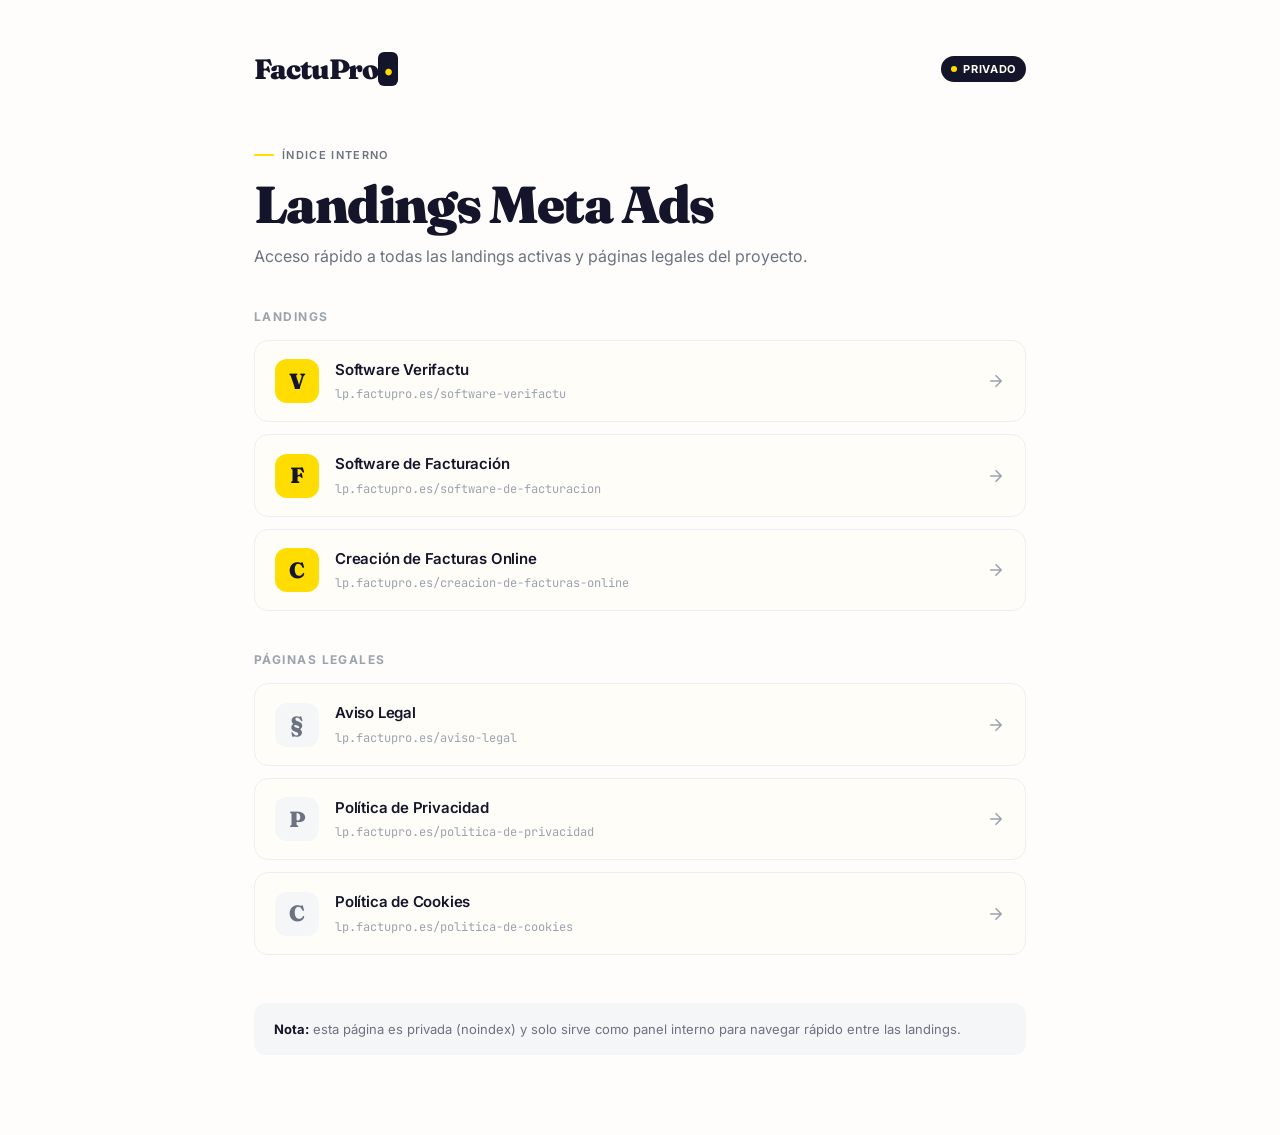
<file: adri/index.html>
<!DOCTYPE html>
<html lang="es">
<head>
  <meta charset="UTF-8" />
  <meta name="viewport" content="width=device-width, initial-scale=1.0" />
  <title>Índice — FactuPro Landings</title>
  <meta name="robots" content="noindex, nofollow" />
  <link rel="preconnect" href="https://fonts.googleapis.com" />
  <link rel="preconnect" href="https://fonts.gstatic.com" crossorigin />
  <link href="https://fonts.googleapis.com/css2?family=Fraunces:opsz,wght@9..144,700;9..144,900&family=Inter:wght@400;500;600;700&family=JetBrains+Mono:wght@500&display=swap" rel="stylesheet" />
  <style>
    *, *::before, *::after { box-sizing: border-box; }
    html, body { margin: 0; padding: 0; }
    body {
      font-family: 'Inter', -apple-system, BlinkMacSystemFont, sans-serif;
      color: #14142b;
      background: #fefdfb;
      line-height: 1.5;
      -webkit-font-smoothing: antialiased;
      min-height: 100vh;
    }
    a { text-decoration: none; color: inherit; }

    .wrap {
      max-width: 820px;
      margin: 0 auto;
      padding: 48px 24px 80px;
    }

    .header {
      display: flex;
      align-items: center;
      justify-content: space-between;
      margin-bottom: 48px;
      gap: 16px;
      flex-wrap: wrap;
    }
    .logo {
      font-family: 'Fraunces', Georgia, serif;
      font-size: 28px;
      font-weight: 900;
      letter-spacing: -1.1px;
    }
    .logo-accent { color: #FFDD00; background: #14142b; padding: 0 6px; border-radius: 6px; }
    .badge-private {
      display: inline-flex;
      align-items: center;
      gap: 6px;
      font-size: 11px;
      font-weight: 700;
      padding: 5px 10px;
      background: #14142b;
      color: #fefdf8;
      border-radius: 999px;
      letter-spacing: 0.06em;
      text-transform: uppercase;
    }
    .badge-private::before {
      content: "";
      width: 6px;
      height: 6px;
      background: #FFDD00;
      border-radius: 50%;
    }

    .hero {
      margin-bottom: 40px;
    }
    .hero-label {
      display: inline-flex;
      align-items: center;
      gap: 8px;
      font-size: 11px;
      font-weight: 600;
      letter-spacing: 0.12em;
      text-transform: uppercase;
      color: #6b7280;
      margin-bottom: 14px;
    }
    .hero-label::before {
      content: "";
      width: 20px;
      height: 2px;
      background: #FFDD00;
      border-radius: 2px;
    }
    .hero h1 {
      font-family: 'Fraunces', Georgia, serif;
      font-size: clamp(34px, 6vw, 52px);
      font-weight: 900;
      letter-spacing: -1.6px;
      line-height: 1.05;
      margin: 0 0 12px;
    }
    .hero p {
      font-size: 16px;
      color: #6b7280;
      margin: 0;
      max-width: 560px;
    }

    .section-title {
      font-size: 12px;
      font-weight: 700;
      letter-spacing: 0.12em;
      text-transform: uppercase;
      color: #9ca3af;
      margin: 40px 0 14px;
    }

    .card-list {
      display: grid;
      gap: 12px;
    }

    .card {
      display: flex;
      align-items: center;
      gap: 16px;
      padding: 18px 20px;
      background: #fefdf8;
      border: 1px solid #eceef1;
      border-radius: 14px;
      transition: transform 0.15s ease, border-color 0.15s ease, box-shadow 0.15s ease;
    }
    .card:hover {
      transform: translateY(-2px);
      border-color: #14142b;
      box-shadow: 0 6px 20px -10px rgba(20, 20, 43, 0.25);
    }
    .card-icon {
      flex-shrink: 0;
      width: 44px;
      height: 44px;
      background: #FFDD00;
      border-radius: 12px;
      display: flex;
      align-items: center;
      justify-content: center;
      font-family: 'Fraunces', Georgia, serif;
      font-size: 22px;
      font-weight: 900;
      color: #14142b;
      letter-spacing: -0.5px;
    }
    .card-icon.secondary { background: #f5f6f8; color: #6b7280; }
    .card-body {
      flex: 1;
      min-width: 0;
    }
    .card-title {
      font-size: 15px;
      font-weight: 600;
      color: #14142b;
      margin: 0 0 4px;
      letter-spacing: -0.2px;
    }
    .card-url {
      font-family: 'JetBrains Mono', monospace;
      font-size: 12px;
      color: #9ca3af;
      margin: 0;
      white-space: nowrap;
      overflow: hidden;
      text-overflow: ellipsis;
    }
    .card-arrow {
      flex-shrink: 0;
      color: #9ca3af;
      transition: transform 0.15s ease, color 0.15s ease;
    }
    .card:hover .card-arrow {
      color: #14142b;
      transform: translateX(3px);
    }

    .footer-note {
      margin-top: 48px;
      padding: 16px 20px;
      background: #f5f6f8;
      border-radius: 12px;
      font-size: 13px;
      color: #6b7280;
      line-height: 1.55;
    }
    .footer-note strong { color: #14142b; }

    @media (max-width: 520px) {
      .wrap { padding: 32px 20px 60px; }
      .card-url { font-size: 11px; }
      .card { padding: 16px; gap: 12px; }
    }
  </style>
</head>
<body>

  <div class="wrap">

    <div class="header">
      <span class="logo">FactuPro<span class="logo-accent">·</span></span>
      <span class="badge-private">Privado</span>
    </div>

    <section class="hero">
      <span class="hero-label">Índice interno</span>
      <h1>Landings Meta Ads</h1>
      <p>Acceso rápido a todas las landings activas y páginas legales del proyecto.</p>
    </section>

    <h2 class="section-title">Landings</h2>
    <div class="card-list">

      <a href="/software-verifactu" class="card">
        <div class="card-icon">V</div>
        <div class="card-body">
          <p class="card-title">Software Verifactu</p>
          <p class="card-url">lp.factupro.es/software-verifactu</p>
        </div>
        <svg class="card-arrow" width="18" height="18" viewBox="0 0 24 24" fill="none" stroke="currentColor" stroke-width="2.2" stroke-linecap="round" stroke-linejoin="round"><path d="M5 12h14M12 5l7 7-7 7"/></svg>
      </a>

      <a href="/software-de-facturacion" class="card">
        <div class="card-icon">F</div>
        <div class="card-body">
          <p class="card-title">Software de Facturación</p>
          <p class="card-url">lp.factupro.es/software-de-facturacion</p>
        </div>
        <svg class="card-arrow" width="18" height="18" viewBox="0 0 24 24" fill="none" stroke="currentColor" stroke-width="2.2" stroke-linecap="round" stroke-linejoin="round"><path d="M5 12h14M12 5l7 7-7 7"/></svg>
      </a>

      <a href="/creacion-de-facturas-online" class="card">
        <div class="card-icon">C</div>
        <div class="card-body">
          <p class="card-title">Creación de Facturas Online</p>
          <p class="card-url">lp.factupro.es/creacion-de-facturas-online</p>
        </div>
        <svg class="card-arrow" width="18" height="18" viewBox="0 0 24 24" fill="none" stroke="currentColor" stroke-width="2.2" stroke-linecap="round" stroke-linejoin="round"><path d="M5 12h14M12 5l7 7-7 7"/></svg>
      </a>

    </div>

    <h2 class="section-title">Páginas legales</h2>
    <div class="card-list">

      <a href="/aviso-legal" class="card">
        <div class="card-icon secondary">§</div>
        <div class="card-body">
          <p class="card-title">Aviso Legal</p>
          <p class="card-url">lp.factupro.es/aviso-legal</p>
        </div>
        <svg class="card-arrow" width="18" height="18" viewBox="0 0 24 24" fill="none" stroke="currentColor" stroke-width="2.2" stroke-linecap="round" stroke-linejoin="round"><path d="M5 12h14M12 5l7 7-7 7"/></svg>
      </a>

      <a href="/politica-de-privacidad" class="card">
        <div class="card-icon secondary">P</div>
        <div class="card-body">
          <p class="card-title">Política de Privacidad</p>
          <p class="card-url">lp.factupro.es/politica-de-privacidad</p>
        </div>
        <svg class="card-arrow" width="18" height="18" viewBox="0 0 24 24" fill="none" stroke="currentColor" stroke-width="2.2" stroke-linecap="round" stroke-linejoin="round"><path d="M5 12h14M12 5l7 7-7 7"/></svg>
      </a>

      <a href="/politica-de-cookies" class="card">
        <div class="card-icon secondary">C</div>
        <div class="card-body">
          <p class="card-title">Política de Cookies</p>
          <p class="card-url">lp.factupro.es/politica-de-cookies</p>
        </div>
        <svg class="card-arrow" width="18" height="18" viewBox="0 0 24 24" fill="none" stroke="currentColor" stroke-width="2.2" stroke-linecap="round" stroke-linejoin="round"><path d="M5 12h14M12 5l7 7-7 7"/></svg>
      </a>

    </div>

    <div class="footer-note">
      <strong>Nota:</strong> esta página es privada (noindex) y solo sirve como panel interno para navegar rápido entre las landings.
    </div>

  </div>

</body>
</html>
</file>
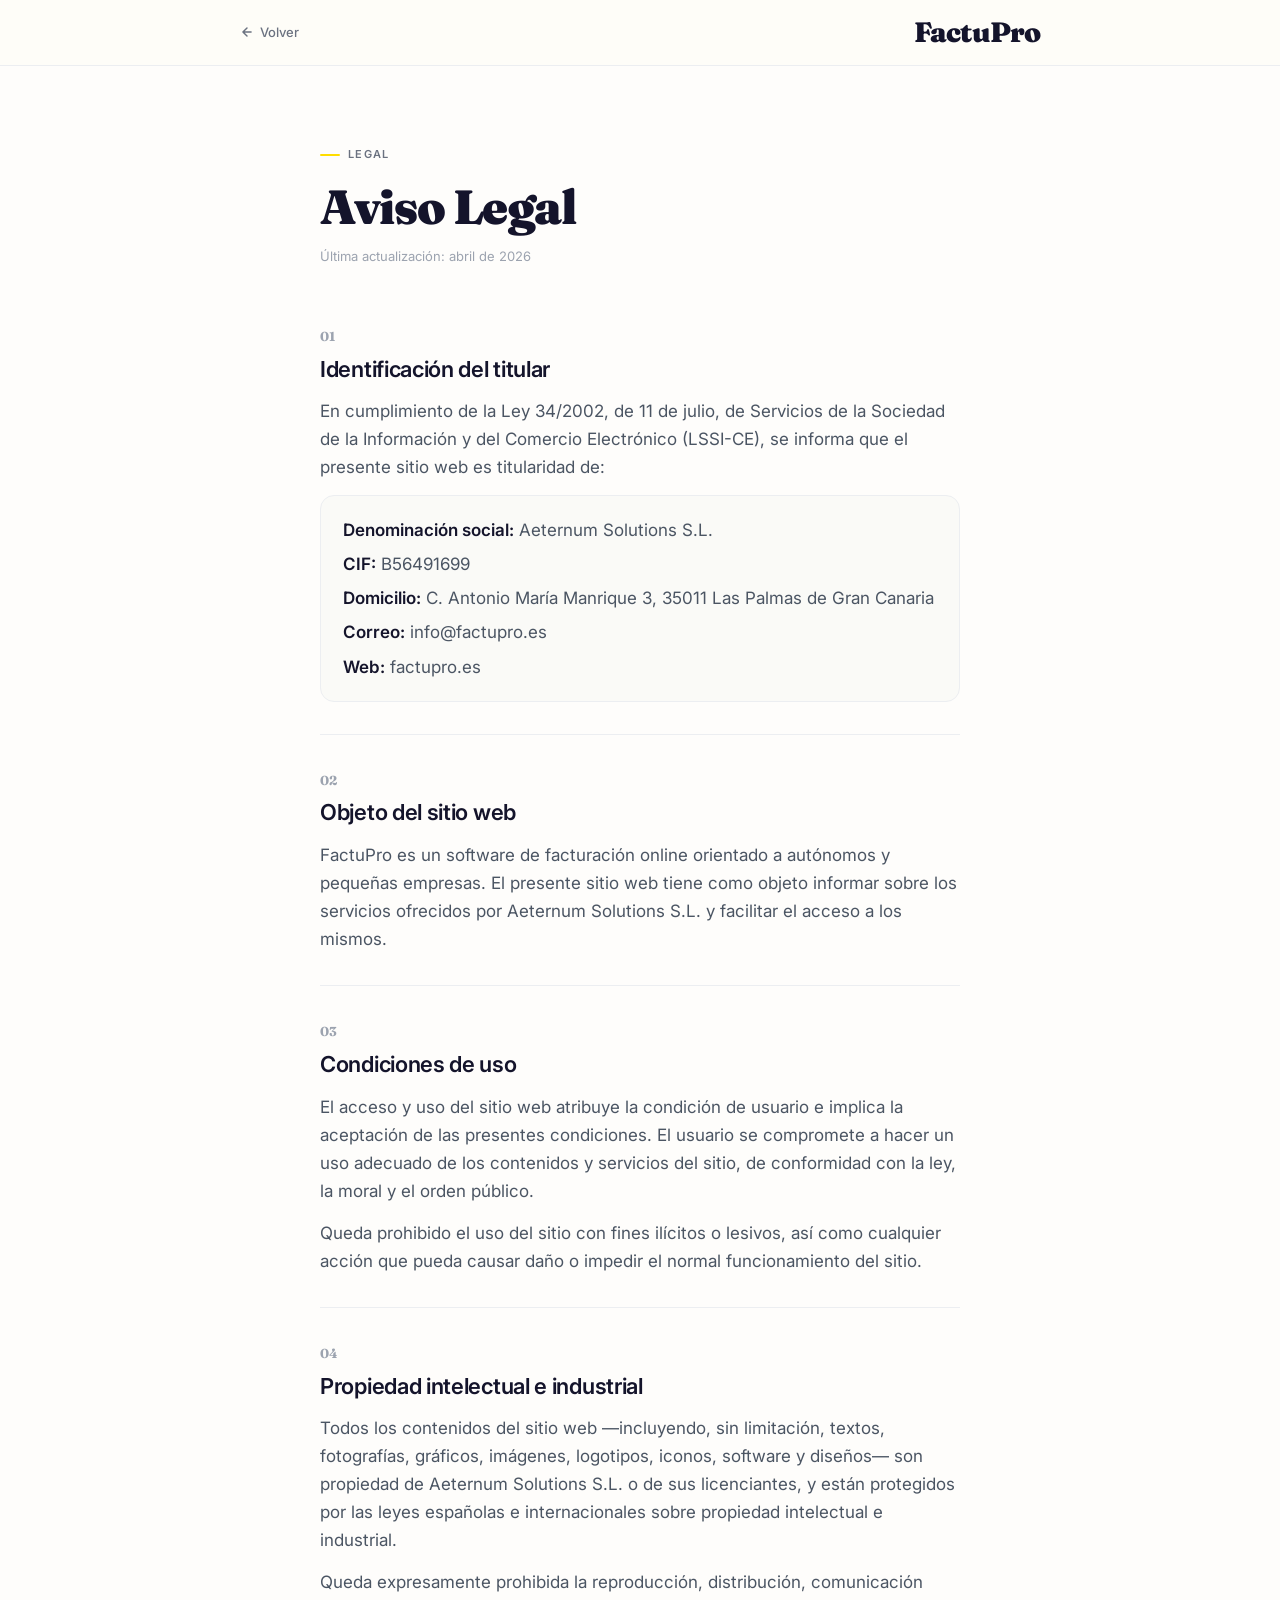
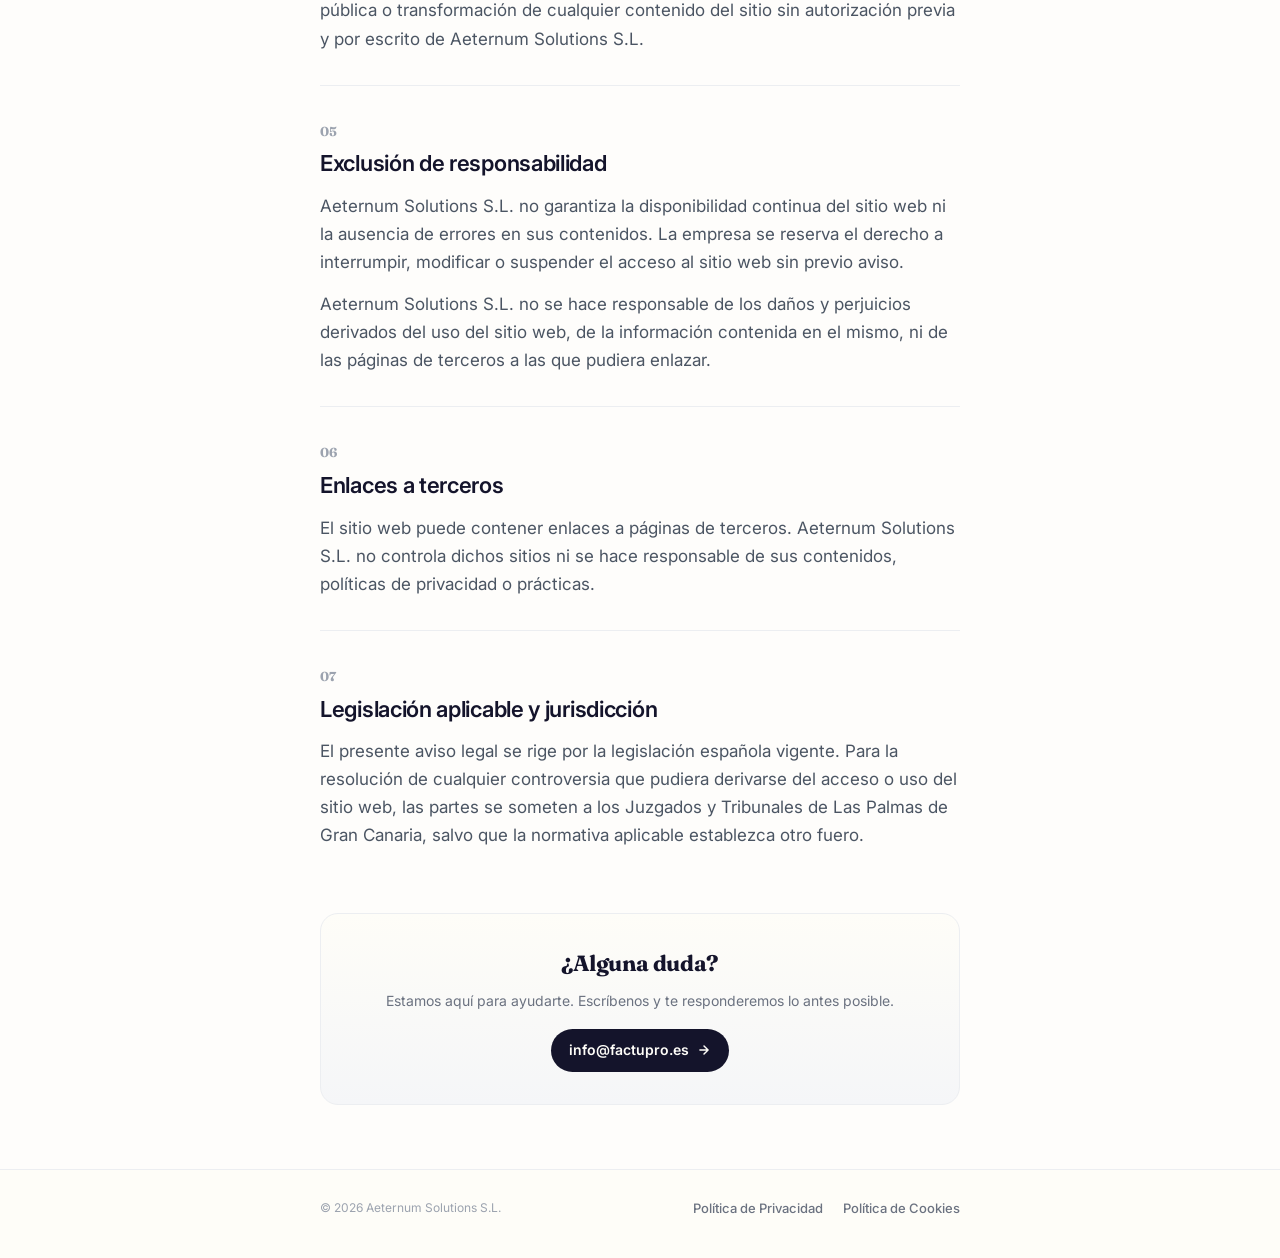
<file: aviso-legal/index.html>
<!DOCTYPE html>
<html lang="es">
<head>
  <meta charset="UTF-8" />
  <meta name="viewport" content="width=device-width, initial-scale=1.0" />
  <title>Aviso Legal — FactuPro</title>
  <meta name="robots" content="noindex, nofollow" />
  <!-- Start cookieyes banner -->
  <script id="cookieyes" type="text/javascript" src="https://cdn-cookieyes.com/client_data/7185c98f9cda46b42181f2e853773d56/script.js"></script>
  <!-- End cookieyes banner -->
  <link rel="preconnect" href="https://fonts.googleapis.com" />
  <link rel="preconnect" href="https://fonts.gstatic.com" crossorigin />
  <link href="https://fonts.googleapis.com/css2?family=Fraunces:opsz,wght@9..144,700;9..144,900&family=Inter:wght@400;500;600;700&display=swap" rel="stylesheet" />
  <style>
    *, *::before, *::after { box-sizing: border-box; }
    html, body { margin: 0; padding: 0; }
    html { -webkit-text-size-adjust: 100%; }
    body {
      font-family: 'Inter', -apple-system, BlinkMacSystemFont, sans-serif;
      color: #1f1f2e;
      background: #fefdfb;
      line-height: 1.6;
      -webkit-font-smoothing: antialiased;
    }
    a { text-decoration: none; color: inherit; }

    /* ===== Header ===== */
    .site-header {
      position: sticky;
      top: 0;
      z-index: 10;
      padding: 16px 0;
      background: rgba(254, 253, 248, 0.92);
      backdrop-filter: saturate(180%) blur(10px);
      -webkit-backdrop-filter: saturate(180%) blur(10px);
      border-bottom: 1px solid #eceef1;
    }
    .header-inner {
      max-width: 880px;
      margin: 0 auto;
      padding: 0 20px;
      display: flex;
      align-items: center;
      justify-content: space-between;
      gap: 16px;
    }
    .back-link {
      display: inline-flex;
      align-items: center;
      gap: 6px;
      font-size: 13px;
      font-weight: 500;
      color: #6b7280;
      padding: 6px 10px 6px 4px;
      margin-left: -4px;
      border-radius: 8px;
      transition: color 0.15s, background 0.15s;
    }
    .back-link:hover { color: #14142b; background: #f5f6f8; }
    .back-link svg { flex-shrink: 0; }
    .logo {
      font-family: 'Fraunces', Georgia, serif;
      font-size: 24px;
      font-weight: 900;
      color: #14142b;
      letter-spacing: -0.9px;
      line-height: 1;
    }

    /* ===== Hero ===== */
    .legal-hero {
      max-width: 720px;
      margin: 0 auto;
      padding: 48px 20px 32px;
    }
    .legal-label {
      display: inline-flex;
      align-items: center;
      gap: 8px;
      font-size: 11px;
      font-weight: 600;
      letter-spacing: 0.12em;
      text-transform: uppercase;
      color: #6b7280;
      margin-bottom: 18px;
    }
    .legal-label::before {
      content: "";
      width: 20px;
      height: 2px;
      background: #FFDD00;
      border-radius: 2px;
    }
    .legal-title {
      font-family: 'Fraunces', Georgia, serif;
      font-size: clamp(32px, 7vw, 48px);
      font-weight: 900;
      color: #14142b;
      letter-spacing: -1.4px;
      line-height: 1.05;
      margin: 0 0 14px;
    }
    .legal-updated {
      font-size: 13px;
      color: #9ca3af;
      margin: 0;
    }

    /* ===== Content ===== */
    .legal-wrap {
      max-width: 720px;
      margin: 0 auto;
      padding: 16px 20px 64px;
    }
    .section {
      padding-top: 32px;
      margin-top: 32px;
      border-top: 1px solid #eceef1;
    }
    .section:first-child {
      border-top: none;
      margin-top: 0;
      padding-top: 0;
    }
    .section-num {
      display: inline-block;
      font-family: 'Fraunces', Georgia, serif;
      font-size: 13px;
      font-weight: 700;
      color: #9ca3af;
      margin-bottom: 8px;
      font-variant-numeric: tabular-nums;
    }
    .section h2 {
      font-size: 20px;
      font-weight: 600;
      color: #14142b;
      margin: 0 0 14px;
      letter-spacing: -0.3px;
      line-height: 1.3;
    }
    .section p {
      font-size: 16px;
      color: #4b5563;
      margin: 0 0 14px;
      line-height: 1.65;
    }
    .section p:last-child { margin-bottom: 0; }
    .section ul {
      margin: 0 0 14px;
      padding: 0;
      list-style: none;
    }
    .section ul li {
      position: relative;
      padding-left: 20px;
      font-size: 16px;
      color: #4b5563;
      margin-bottom: 8px;
      line-height: 1.6;
    }
    .section ul li::before {
      content: "";
      position: absolute;
      left: 4px;
      top: 11px;
      width: 5px;
      height: 5px;
      background: #14142b;
      border-radius: 50%;
    }
    .section strong { color: #14142b; font-weight: 600; }

    /* ===== Info box ===== */
    .info-box {
      background: #fafaf7;
      border: 1px solid #eceef1;
      border-radius: 14px;
      padding: 20px 22px;
      margin: 8px 0 0;
    }
    .info-box p {
      font-size: 14px;
      margin: 0 0 6px;
    }
    .info-box p:last-child { margin-bottom: 0; }

    /* ===== Contact card ===== */
    .contact-card {
      margin-top: 64px;
      padding: 32px 24px;
      background: linear-gradient(180deg, #fefdf8 0%, #f5f6f8 100%);
      border: 1px solid #eceef1;
      border-radius: 18px;
      text-align: center;
    }
    .contact-card h3 {
      font-family: 'Fraunces', Georgia, serif;
      font-size: 22px;
      font-weight: 700;
      color: #14142b;
      margin: 0 0 8px;
      letter-spacing: -0.4px;
    }
    .contact-card p {
      font-size: 14px;
      color: #6b7280;
      margin: 0 0 18px;
      line-height: 1.55;
    }
    .contact-btn {
      display: inline-flex;
      align-items: center;
      gap: 8px;
      padding: 10px 18px;
      background: #14142b;
      color: #fefdf8;
      font-size: 14px;
      font-weight: 600;
      border-radius: 999px;
      transition: transform 0.15s, background 0.15s;
    }
    .contact-btn:hover { background: #000; transform: translateY(-1px); }

    /* ===== Footer ===== */
    .legal-footer {
      border-top: 1px solid #eceef1;
      padding: 28px 0 40px;
      background: #fefdf8;
    }
    .legal-footer-inner {
      max-width: 720px;
      margin: 0 auto;
      padding: 0 20px;
      display: flex;
      flex-direction: column;
      gap: 16px;
    }
    .legal-footer-links {
      display: flex;
      flex-wrap: wrap;
      gap: 8px 20px;
    }
    .legal-footer-links a {
      font-size: 13px;
      color: #6b7280;
      font-weight: 500;
      transition: color 0.15s;
    }
    .legal-footer-links a:hover { color: #14142b; }
    .legal-footer p {
      font-size: 12px;
      color: #9ca3af;
      margin: 0;
    }

    /* ===== Tablet+ ===== */
    @media (min-width: 720px) {
      .header-inner, .legal-hero, .legal-wrap, .legal-footer-inner {
        padding-left: 40px;
        padding-right: 40px;
      }
      .legal-hero { padding-top: 72px; padding-bottom: 40px; }
      .logo { font-size: 28px; }
      .section h2 { font-size: 22px; }
      .section p, .section ul li { font-size: 17px; }
      .legal-footer-inner {
        flex-direction: row;
        align-items: center;
        justify-content: space-between;
      }
    }
  </style>
</head>
<body>

  <header class="site-header">
    <div class="header-inner">
      <a href="https://factupro.es" class="back-link">
        <svg width="14" height="14" viewBox="0 0 24 24" fill="none" stroke="currentColor" stroke-width="2.5" stroke-linecap="round" stroke-linejoin="round"><path d="M19 12H5M12 19l-7-7 7-7"/></svg>
        Volver
      </a>
      <a href="https://factupro.es" class="logo">FactuPro</a>
    </div>
  </header>

  <section class="legal-hero">
    <span class="legal-label">Legal</span>
    <h1 class="legal-title">Aviso Legal</h1>
    <p class="legal-updated">Última actualización: abril de 2026</p>
  </section>

  <main class="legal-wrap">

    <div class="section">
      <span class="section-num">01</span>
      <h2>Identificación del titular</h2>
      <p>En cumplimiento de la Ley 34/2002, de 11 de julio, de Servicios de la Sociedad de la Información y del Comercio Electrónico (LSSI-CE), se informa que el presente sitio web es titularidad de:</p>
      <div class="info-box">
        <p><strong>Denominación social:</strong> Aeternum Solutions S.L.</p>
        <p><strong>CIF:</strong> B56491699</p>
        <p><strong>Domicilio:</strong> C. Antonio María Manrique 3, 35011 Las Palmas de Gran Canaria</p>
        <p><strong>Correo:</strong> info@factupro.es</p>
        <p><strong>Web:</strong> factupro.es</p>
      </div>
    </div>

    <div class="section">
      <span class="section-num">02</span>
      <h2>Objeto del sitio web</h2>
      <p>FactuPro es un software de facturación online orientado a autónomos y pequeñas empresas. El presente sitio web tiene como objeto informar sobre los servicios ofrecidos por Aeternum Solutions S.L. y facilitar el acceso a los mismos.</p>
    </div>

    <div class="section">
      <span class="section-num">03</span>
      <h2>Condiciones de uso</h2>
      <p>El acceso y uso del sitio web atribuye la condición de usuario e implica la aceptación de las presentes condiciones. El usuario se compromete a hacer un uso adecuado de los contenidos y servicios del sitio, de conformidad con la ley, la moral y el orden público.</p>
      <p>Queda prohibido el uso del sitio con fines ilícitos o lesivos, así como cualquier acción que pueda causar daño o impedir el normal funcionamiento del sitio.</p>
    </div>

    <div class="section">
      <span class="section-num">04</span>
      <h2>Propiedad intelectual e industrial</h2>
      <p>Todos los contenidos del sitio web —incluyendo, sin limitación, textos, fotografías, gráficos, imágenes, logotipos, iconos, software y diseños— son propiedad de Aeternum Solutions S.L. o de sus licenciantes, y están protegidos por las leyes españolas e internacionales sobre propiedad intelectual e industrial.</p>
      <p>Queda expresamente prohibida la reproducción, distribución, comunicación pública o transformación de cualquier contenido del sitio sin autorización previa y por escrito de Aeternum Solutions S.L.</p>
    </div>

    <div class="section">
      <span class="section-num">05</span>
      <h2>Exclusión de responsabilidad</h2>
      <p>Aeternum Solutions S.L. no garantiza la disponibilidad continua del sitio web ni la ausencia de errores en sus contenidos. La empresa se reserva el derecho a interrumpir, modificar o suspender el acceso al sitio web sin previo aviso.</p>
      <p>Aeternum Solutions S.L. no se hace responsable de los daños y perjuicios derivados del uso del sitio web, de la información contenida en el mismo, ni de las páginas de terceros a las que pudiera enlazar.</p>
    </div>

    <div class="section">
      <span class="section-num">06</span>
      <h2>Enlaces a terceros</h2>
      <p>El sitio web puede contener enlaces a páginas de terceros. Aeternum Solutions S.L. no controla dichos sitios ni se hace responsable de sus contenidos, políticas de privacidad o prácticas.</p>
    </div>

    <div class="section">
      <span class="section-num">07</span>
      <h2>Legislación aplicable y jurisdicción</h2>
      <p>El presente aviso legal se rige por la legislación española vigente. Para la resolución de cualquier controversia que pudiera derivarse del acceso o uso del sitio web, las partes se someten a los Juzgados y Tribunales de Las Palmas de Gran Canaria, salvo que la normativa aplicable establezca otro fuero.</p>
    </div>

    <div class="contact-card">
      <h3>¿Alguna duda?</h3>
      <p>Estamos aquí para ayudarte. Escríbenos y te responderemos lo antes posible.</p>
      <a href="mailto:info@factupro.es" class="contact-btn">
        info@factupro.es
        <svg width="14" height="14" viewBox="0 0 24 24" fill="none" stroke="currentColor" stroke-width="2.5" stroke-linecap="round" stroke-linejoin="round"><path d="M5 12h14M12 5l7 7-7 7"/></svg>
      </a>
    </div>

  </main>

  <footer class="legal-footer">
    <div class="legal-footer-inner">
      <p>© 2026 Aeternum Solutions S.L.</p>
      <div class="legal-footer-links">
        <a href="/politica-de-privacidad">Política de Privacidad</a>
        <a href="/politica-de-cookies">Política de Cookies</a>
      </div>
    </div>
  </footer>

</body>
</html>
</file>
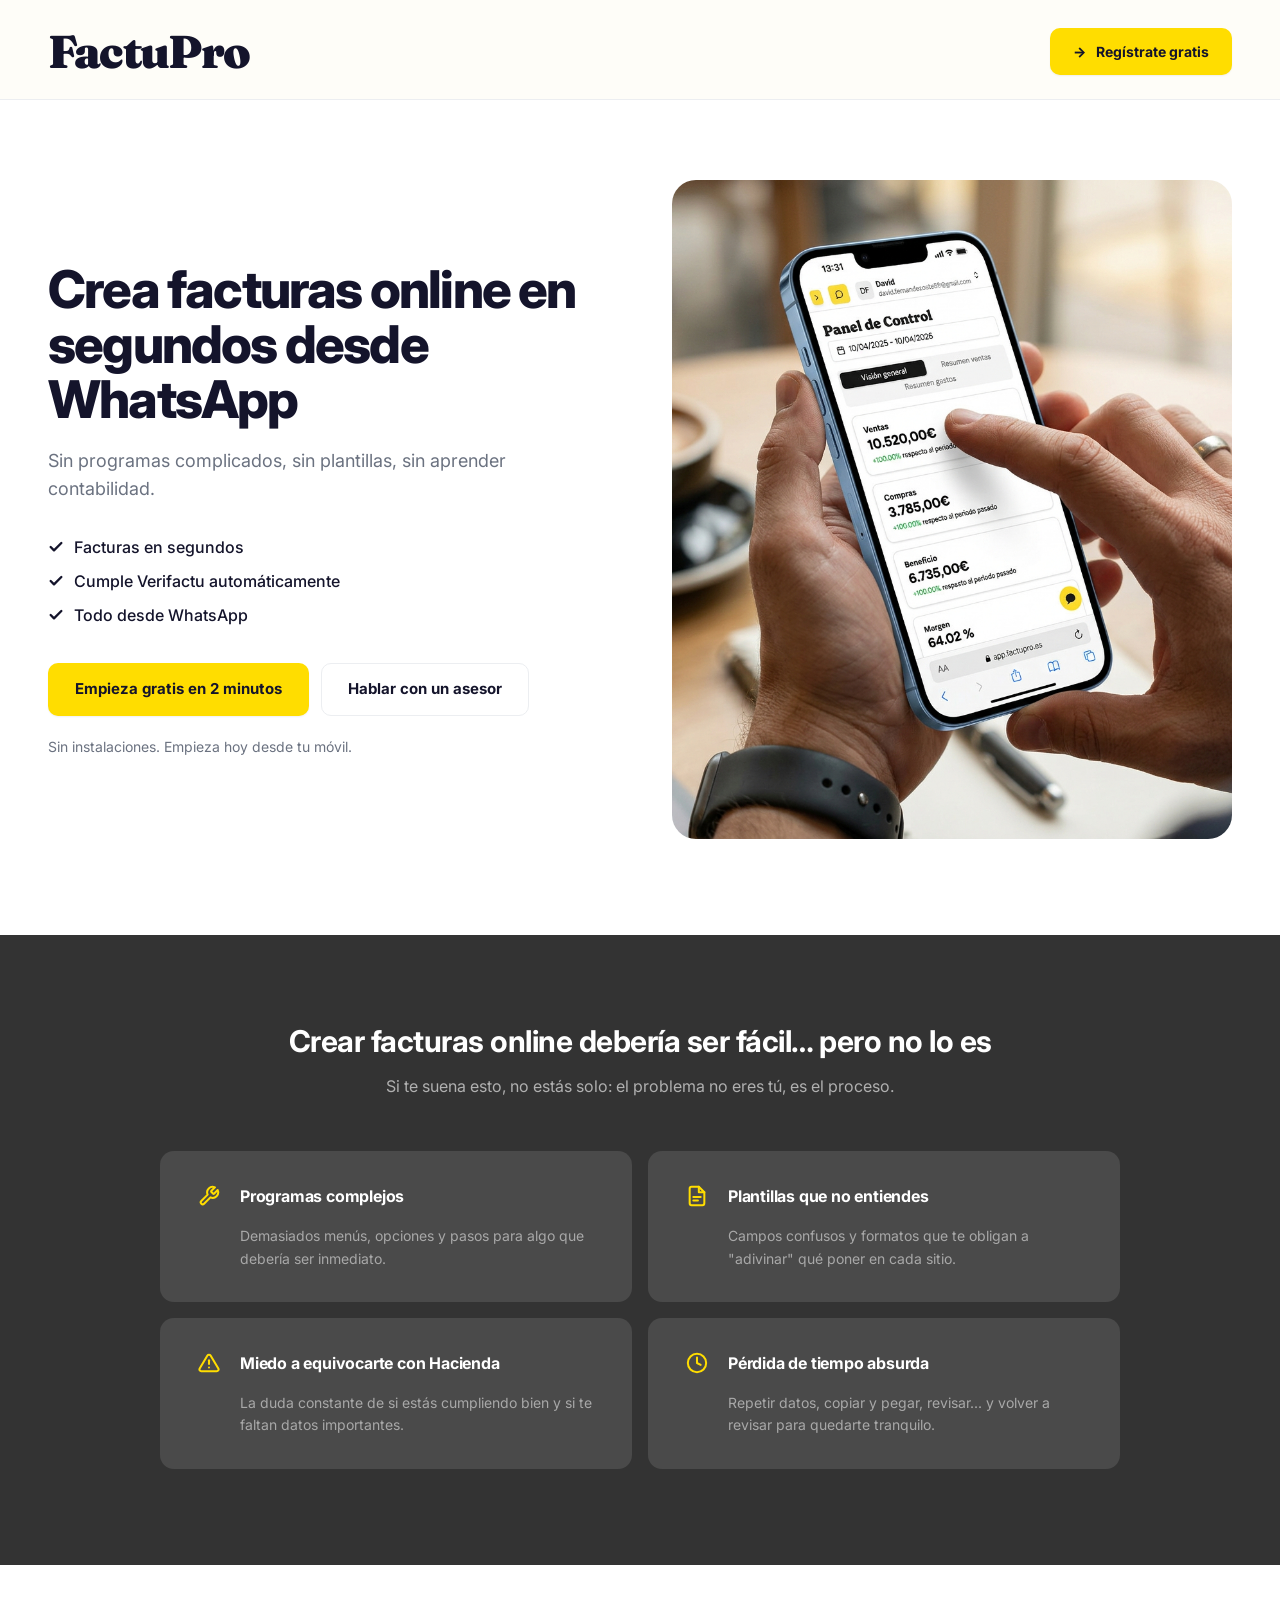
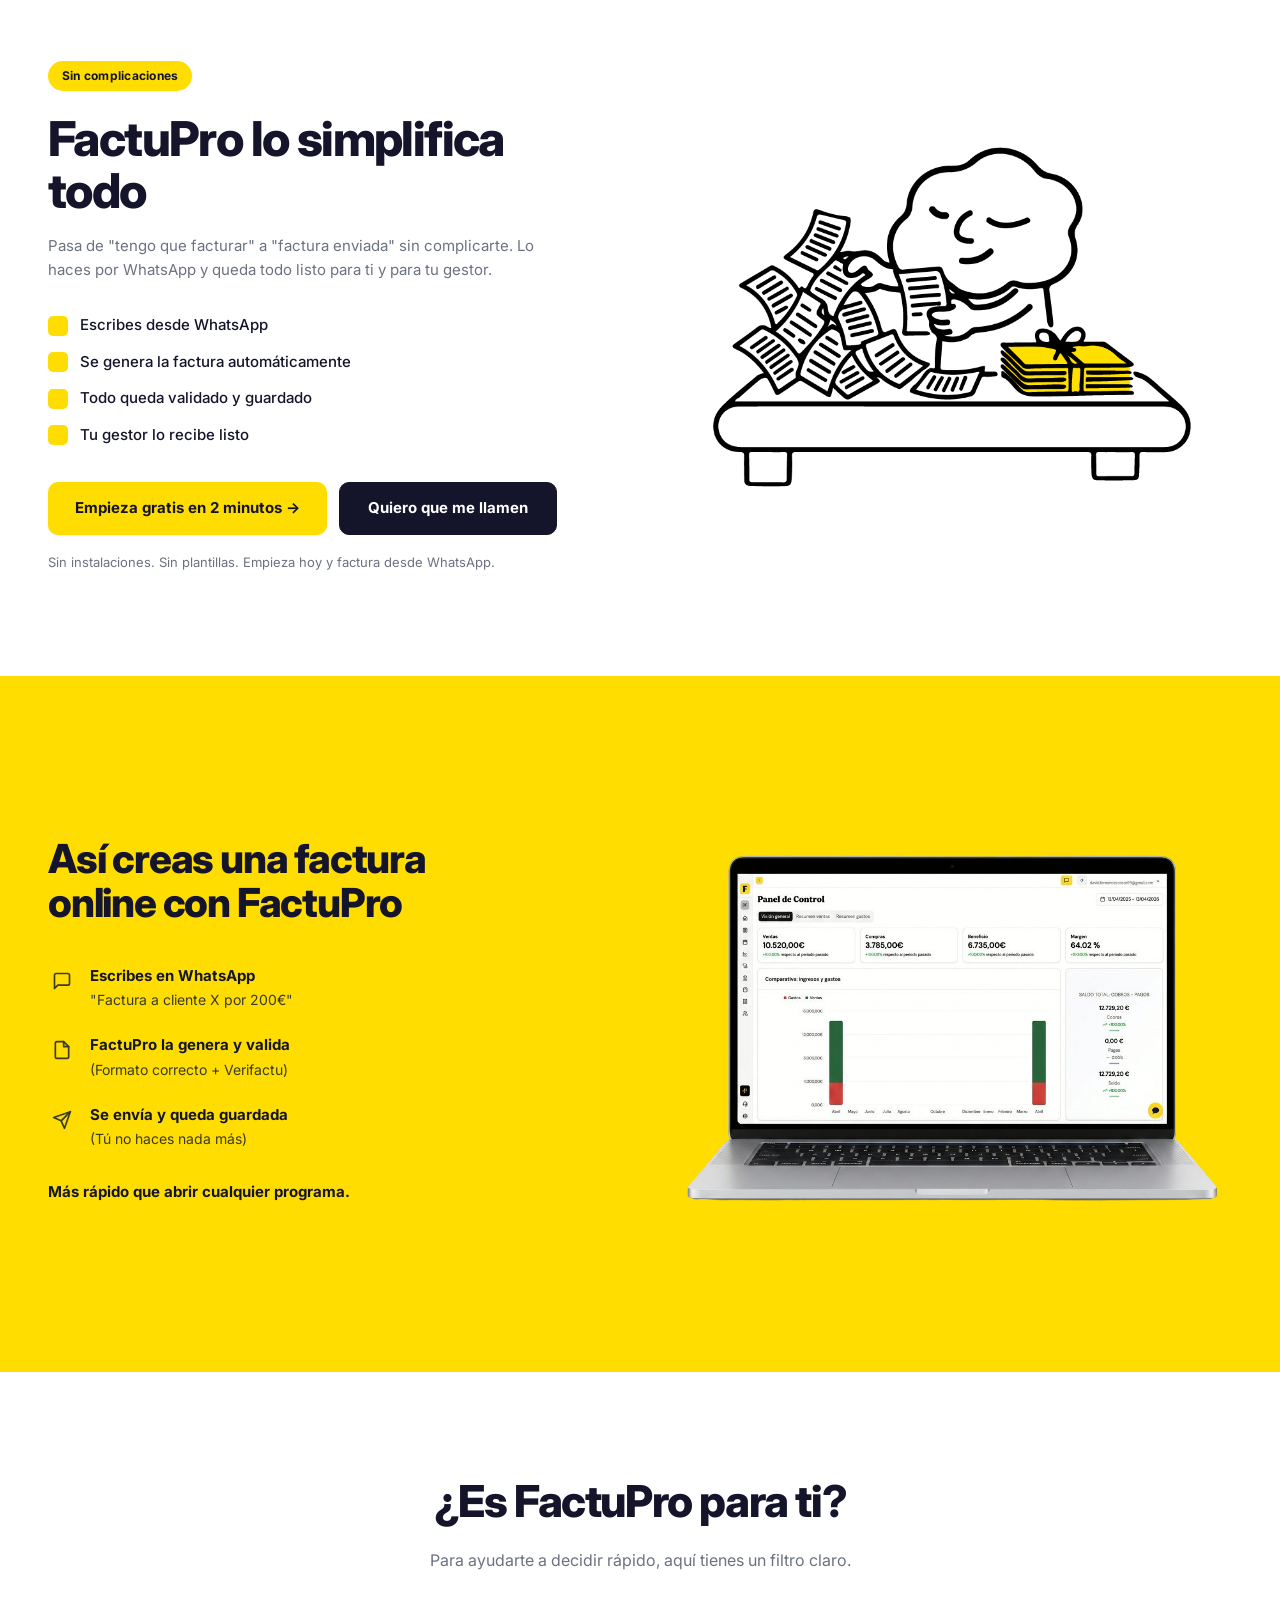
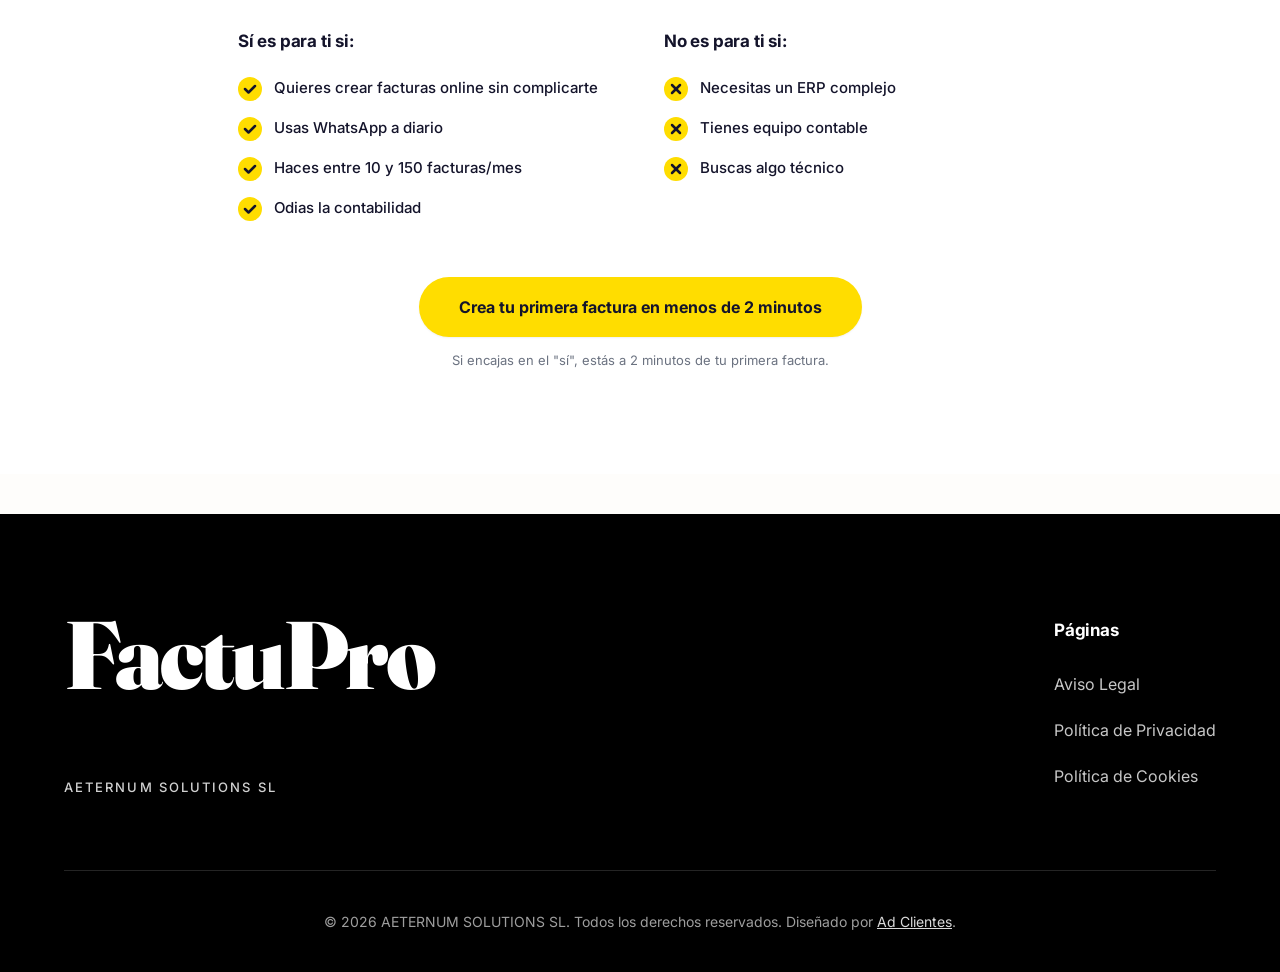
<file: creacion-de-facturas-online/index.html>
<!DOCTYPE html>
<html lang="es">
<head>
  <meta charset="UTF-8" />
  <base href="/creacion-de-facturas-online/" />
  <!-- Start cookieyes banner -->
  <script id="cookieyes" type="text/javascript" src="https://cdn-cookieyes.com/client_data/7185c98f9cda46b42181f2e853773d56/script.js"></script>
  <!-- End cookieyes banner -->
  <meta name="viewport" content="width=device-width, initial-scale=1.0" />
  <title>Creación de Facturas Online — Crea facturas en segundos desde WhatsApp</title>
  <meta name="description" content="Crea facturas online en segundos desde WhatsApp. Sin programas complicados, sin plantillas, sin aprender contabilidad." />

  <!-- Preload fonts -->
  <link rel="preconnect" href="https://fonts.googleapis.com" />
  <link rel="preconnect" href="https://fonts.gstatic.com" crossorigin />
  <link href="https://fonts.googleapis.com/css2?family=Fraunces:opsz,wght@9..144,700;9..144,900&family=Inter:wght@400;500;600;700;800&display=swap" rel="stylesheet" />

  <link rel="stylesheet" href="css/styles.css" />
</head>
<body>

  <!-- ============== HEADER ============== -->
  <header class="site-header">
    <div class="container header-inner">
      <a href="/" class="logo">FactuPro</a>
      <a href="https://app.factupro.es/registro" class="btn btn-primary btn-header" data-cta="header_signup">
        <span class="arrow">→</span> Regístrate gratis
      </a>
    </div>
  </header>

  <!-- ============== HERO ============== -->
  <section class="hero">
    <div class="container hero-grid">
      <div class="hero-copy">
        <h1 class="hero-title">
          Crea facturas online en segundos desde WhatsApp
        </h1>
        <p class="hero-sub">
          Sin programas complicados, sin plantillas, sin aprender contabilidad.
        </p>

        <ul class="hero-benefits">
          <li><span class="check"><svg viewBox="0 0 24 24" fill="none" stroke="currentColor" stroke-width="3.5" stroke-linecap="round" stroke-linejoin="round"><polyline points="20 6 9 17 4 12"/></svg></span> Facturas en segundos</li>
          <li><span class="check"><svg viewBox="0 0 24 24" fill="none" stroke="currentColor" stroke-width="3.5" stroke-linecap="round" stroke-linejoin="round"><polyline points="20 6 9 17 4 12"/></svg></span> Cumple Verifactu automáticamente</li>
          <li><span class="check"><svg viewBox="0 0 24 24" fill="none" stroke="currentColor" stroke-width="3.5" stroke-linecap="round" stroke-linejoin="round"><polyline points="20 6 9 17 4 12"/></svg></span> Todo desde WhatsApp</li>
        </ul>

        <div class="hero-ctas">
          <a href="https://app.factupro.es/registro" class="btn btn-primary" data-cta="hero_signup">Empieza gratis en 2 minutos</a>
          <a href="#asesor" class="btn btn-secondary" data-cta="hero_advisor">Hablar con un asesor</a>
        </div>

        <p class="hero-note">Sin instalaciones. Empieza hoy desde tu móvil.</p>
      </div>

      <div class="hero-media">
        <div class="hero-image-wrap">
          <img src="assets/hero-mockup.jpg" alt="Crea facturas desde WhatsApp" class="hero-image" onerror="this.style.display='none'; this.parentElement.classList.add('placeholder');" />
          <div class="placeholder-text">📱 Imagen: móvil con WhatsApp</div>
        </div>
      </div>
    </div>
  </section>

  <!-- ============== PROBLEMAS (SECCIÓN 2) ============== -->
  <section class="problemas">
    <div class="container">
      <div class="problemas-head">
        <h2 class="problemas-title">Crear facturas online debería ser fácil… pero no lo es</h2>
        <p class="problemas-sub">Si te suena esto, no estás solo: el problema no eres tú, es el proceso.</p>
      </div>

      <div class="problemas-grid">

        <article class="problema-card">
          <div class="problema-card-head">
            <span class="problema-icon">
              <svg viewBox="0 0 24 24" fill="none" stroke="currentColor" stroke-width="2.2" stroke-linecap="round" stroke-linejoin="round">
                <path d="M14.7 6.3a1 1 0 0 0 0 1.4l1.6 1.6a1 1 0 0 0 1.4 0l3.77-3.77a6 6 0 0 1-7.94 7.94l-6.91 6.91a2.12 2.12 0 0 1-3-3l6.91-6.91a6 6 0 0 1 7.94-7.94l-3.76 3.76z"/>
              </svg>
            </span>
            <h3 class="problema-title">Programas complejos</h3>
          </div>
          <p class="problema-desc">Demasiados menús, opciones y pasos para algo que debería ser inmediato.</p>
        </article>

        <article class="problema-card">
          <div class="problema-card-head">
            <span class="problema-icon">
              <svg viewBox="0 0 24 24" fill="none" stroke="currentColor" stroke-width="2.2" stroke-linecap="round" stroke-linejoin="round">
                <path d="M14 2H6a2 2 0 0 0-2 2v16a2 2 0 0 0 2 2h12a2 2 0 0 0 2-2V8z"/>
                <polyline points="14 2 14 8 20 8"/>
                <line x1="8" y1="13" x2="16" y2="13"/>
                <line x1="8" y1="17" x2="13" y2="17"/>
              </svg>
            </span>
            <h3 class="problema-title">Plantillas que no entiendes</h3>
          </div>
          <p class="problema-desc">Campos confusos y formatos que te obligan a "adivinar" qué poner en cada sitio.</p>
        </article>

        <article class="problema-card">
          <div class="problema-card-head">
            <span class="problema-icon">
              <svg viewBox="0 0 24 24" fill="none" stroke="currentColor" stroke-width="2.2" stroke-linecap="round" stroke-linejoin="round">
                <path d="M10.29 3.86L1.82 18a2 2 0 0 0 1.71 3h16.94a2 2 0 0 0 1.71-3L13.71 3.86a2 2 0 0 0-3.42 0z"/>
                <line x1="12" y1="9" x2="12" y2="13"/>
                <line x1="12" y1="17" x2="12.01" y2="17"/>
              </svg>
            </span>
            <h3 class="problema-title">Miedo a equivocarte con Hacienda</h3>
          </div>
          <p class="problema-desc">La duda constante de si estás cumpliendo bien y si te faltan datos importantes.</p>
        </article>

        <article class="problema-card">
          <div class="problema-card-head">
            <span class="problema-icon">
              <svg viewBox="0 0 24 24" fill="none" stroke="currentColor" stroke-width="2.2" stroke-linecap="round" stroke-linejoin="round">
                <circle cx="12" cy="12" r="10"/>
                <polyline points="12 6 12 12 16 14"/>
              </svg>
            </span>
            <h3 class="problema-title">Pérdida de tiempo absurda</h3>
          </div>
          <p class="problema-desc">Repetir datos, copiar y pegar, revisar... y volver a revisar para quedarte tranquilo.</p>
        </article>

      </div>
    </div>
  </section>

  <!-- ============== CTA FINAL (SECCIÓN 3) ============== -->
  <section class="ctafinal">
    <div class="container ctafinal-grid">
      <div class="ctafinal-copy">
        <span class="ctafinal-tag">Sin complicaciones</span>
        <h2 class="ctafinal-title">FactuPro lo simplifica todo</h2>
        <p class="ctafinal-sub">
          Pasa de "tengo que facturar" a "factura enviada" sin complicarte. Lo haces por WhatsApp y queda todo listo para ti y para tu gestor.
        </p>

        <ul class="ctafinal-list">
          <li>
            <span class="ctafinal-dot"></span>
            Escribes desde WhatsApp
          </li>
          <li>
            <span class="ctafinal-dot"></span>
            Se genera la factura automáticamente
          </li>
          <li>
            <span class="ctafinal-dot"></span>
            Todo queda validado y guardado
          </li>
          <li>
            <span class="ctafinal-dot"></span>
            Tu gestor lo recibe listo
          </li>
        </ul>

        <div class="ctafinal-ctas">
          <a href="https://app.factupro.es/registro" class="btn btn-primary" data-cta="ctafinal_signup">Empieza gratis en 2 minutos →</a>
          <a href="#chat" class="btn btn-dark" data-cta="ctafinal_chat">Quiero que me llamen</a>
        </div>

        <p class="ctafinal-note">Sin instalaciones. Sin plantillas. Empieza hoy y factura desde WhatsApp.</p>
      </div>

      <div class="ctafinal-media">
        <img src="assets/ctafinal-ilustracion.png" alt="FactuPro lo simplifica todo" class="ctafinal-image" onerror="this.style.display='none'; this.parentElement.classList.add('ctafinal-placeholder');" />
      </div>
    </div>
  </section>

  <!-- ============== COMO CREAR (SECCIÓN 4) ============== -->
  <section class="comocrea">
    <div class="container comocrea-grid">
      <div class="comocrea-copy">
        <h2 class="comocrea-title">Así creas una factura online con FactuPro</h2>

        <ul class="comocrea-steps">
          <li class="comocrea-step">
            <span class="comocrea-icon">
              <svg viewBox="0 0 24 24" fill="none" stroke="currentColor" stroke-width="2" stroke-linecap="round" stroke-linejoin="round">
                <path d="M21 15a2 2 0 0 1-2 2H7l-4 4V5a2 2 0 0 1 2-2h14a2 2 0 0 1 2 2z"/>
              </svg>
            </span>
            <div>
              <strong>Escribes en WhatsApp</strong>
              <span>"Factura a cliente X por 200€"</span>
            </div>
          </li>
          <li class="comocrea-step">
            <span class="comocrea-icon">
              <svg viewBox="0 0 24 24" fill="none" stroke="currentColor" stroke-width="2" stroke-linecap="round" stroke-linejoin="round">
                <path d="M14 2H6a2 2 0 0 0-2 2v16a2 2 0 0 0 2 2h12a2 2 0 0 0 2-2V8z"/>
                <polyline points="14 2 14 8 20 8"/>
              </svg>
            </span>
            <div>
              <strong>FactuPro la genera y valida</strong>
              <span>(Formato correcto + Verifactu)</span>
            </div>
          </li>
          <li class="comocrea-step">
            <span class="comocrea-icon">
              <svg viewBox="0 0 24 24" fill="none" stroke="currentColor" stroke-width="2" stroke-linecap="round" stroke-linejoin="round">
                <line x1="22" y1="2" x2="11" y2="13"/>
                <polygon points="22 2 15 22 11 13 2 9 22 2"/>
              </svg>
            </span>
            <div>
              <strong>Se envía y queda guardada</strong>
              <span>(Tú no haces nada más)</span>
            </div>
          </li>
        </ul>

        <p class="comocrea-footer">Más rápido que abrir cualquier programa.</p>
      </div>

      <div class="comocrea-media">
        <img src="assets/laptop-mockup.png" alt="FactuPro en portátil" class="comocrea-image" />
      </div>
    </div>
  </section>

  <!-- ============== ¿ES PARA TI? (SECCIÓN 5) ============== -->
  <section class="parati">
    <div class="container parati-inner">
      <h2 class="parati-title">¿Es FactuPro para ti?</h2>
      <p class="parati-sub">Para ayudarte a decidir rápido, aquí tienes un filtro claro.</p>

      <div class="parati-cols">
        <div class="parati-col">
          <h3 class="parati-col-title">Sí es para ti si:</h3>
          <ul class="parati-list">
            <li><span class="parati-check">
              <svg viewBox="0 0 24 24" fill="currentColor"><circle cx="12" cy="12" r="12" fill="#FFDD00"/><polyline points="7 12 10.5 15.5 17 9" fill="none" stroke="#14142b" stroke-width="2.5" stroke-linecap="round" stroke-linejoin="round"/></svg>
            </span>Quieres crear facturas online sin complicarte</li>
            <li><span class="parati-check">
              <svg viewBox="0 0 24 24" fill="currentColor"><circle cx="12" cy="12" r="12" fill="#FFDD00"/><polyline points="7 12 10.5 15.5 17 9" fill="none" stroke="#14142b" stroke-width="2.5" stroke-linecap="round" stroke-linejoin="round"/></svg>
            </span>Usas WhatsApp a diario</li>
            <li><span class="parati-check">
              <svg viewBox="0 0 24 24" fill="currentColor"><circle cx="12" cy="12" r="12" fill="#FFDD00"/><polyline points="7 12 10.5 15.5 17 9" fill="none" stroke="#14142b" stroke-width="2.5" stroke-linecap="round" stroke-linejoin="round"/></svg>
            </span>Haces entre 10 y 150 facturas/mes</li>
            <li><span class="parati-check">
              <svg viewBox="0 0 24 24" fill="currentColor"><circle cx="12" cy="12" r="12" fill="#FFDD00"/><polyline points="7 12 10.5 15.5 17 9" fill="none" stroke="#14142b" stroke-width="2.5" stroke-linecap="round" stroke-linejoin="round"/></svg>
            </span>Odias la contabilidad</li>
          </ul>
        </div>

        <div class="parati-col">
          <h3 class="parati-col-title">No es para ti si:</h3>
          <ul class="parati-list">
            <li><span class="parati-cross">
              <svg viewBox="0 0 24 24"><circle cx="12" cy="12" r="12" fill="#FFDD00"/><line x1="8" y1="8" x2="16" y2="16" stroke="#14142b" stroke-width="2.5" stroke-linecap="round"/><line x1="16" y1="8" x2="8" y2="16" stroke="#14142b" stroke-width="2.5" stroke-linecap="round"/></svg>
            </span>Necesitas un ERP complejo</li>
            <li><span class="parati-cross">
              <svg viewBox="0 0 24 24"><circle cx="12" cy="12" r="12" fill="#FFDD00"/><line x1="8" y1="8" x2="16" y2="16" stroke="#14142b" stroke-width="2.5" stroke-linecap="round"/><line x1="16" y1="8" x2="8" y2="16" stroke="#14142b" stroke-width="2.5" stroke-linecap="round"/></svg>
            </span>Tienes equipo contable</li>
            <li><span class="parati-cross">
              <svg viewBox="0 0 24 24"><circle cx="12" cy="12" r="12" fill="#FFDD00"/><line x1="8" y1="8" x2="16" y2="16" stroke="#14142b" stroke-width="2.5" stroke-linecap="round"/><line x1="16" y1="8" x2="8" y2="16" stroke="#14142b" stroke-width="2.5" stroke-linecap="round"/></svg>
            </span>Buscas algo técnico</li>
          </ul>
        </div>
      </div>

      <div class="parati-cta-wrap">
        <a href="https://app.factupro.es/registro" class="btn parati-cta" data-cta="parati_signup">Crea tu primera factura en menos de 2 minutos</a>
        <p class="parati-note">Si encajas en el "sí", estás a 2 minutos de tu primera factura.</p>
      </div>
    </div>
  </section>

  <!-- ============== FOOTER ============== -->
  <footer class="site-footer">
    <div class="footer-inner">
      <div class="footer-brand">
        <div class="footer-logo">FactuPro</div>
        <div class="footer-company">AETERNUM SOLUTIONS SL</div>
      </div>
      <nav class="footer-nav" aria-label="Enlaces legales">
        <h4 class="footer-nav-title">Páginas</h4>
        <ul>
          <li><a href="/aviso-legal">Aviso Legal</a></li>
          <li><a href="/politica-de-privacidad">Política de Privacidad</a></li>
          <li><a href="/politica-de-cookies">Política de Cookies</a></li>
        </ul>
      </nav>
    </div>
    <div class="footer-bottom">
      © 2026 AETERNUM SOLUTIONS SL. Todos los derechos reservados. Diseñado por <a href="#">Ad Clientes</a>.
    </div>
  </footer>

  <!-- ============== SCRIPTS ============== -->
  <script src="js/tracking.js"></script>
  <script src="js/modal.js"></script>
</body>
</html>
</file>
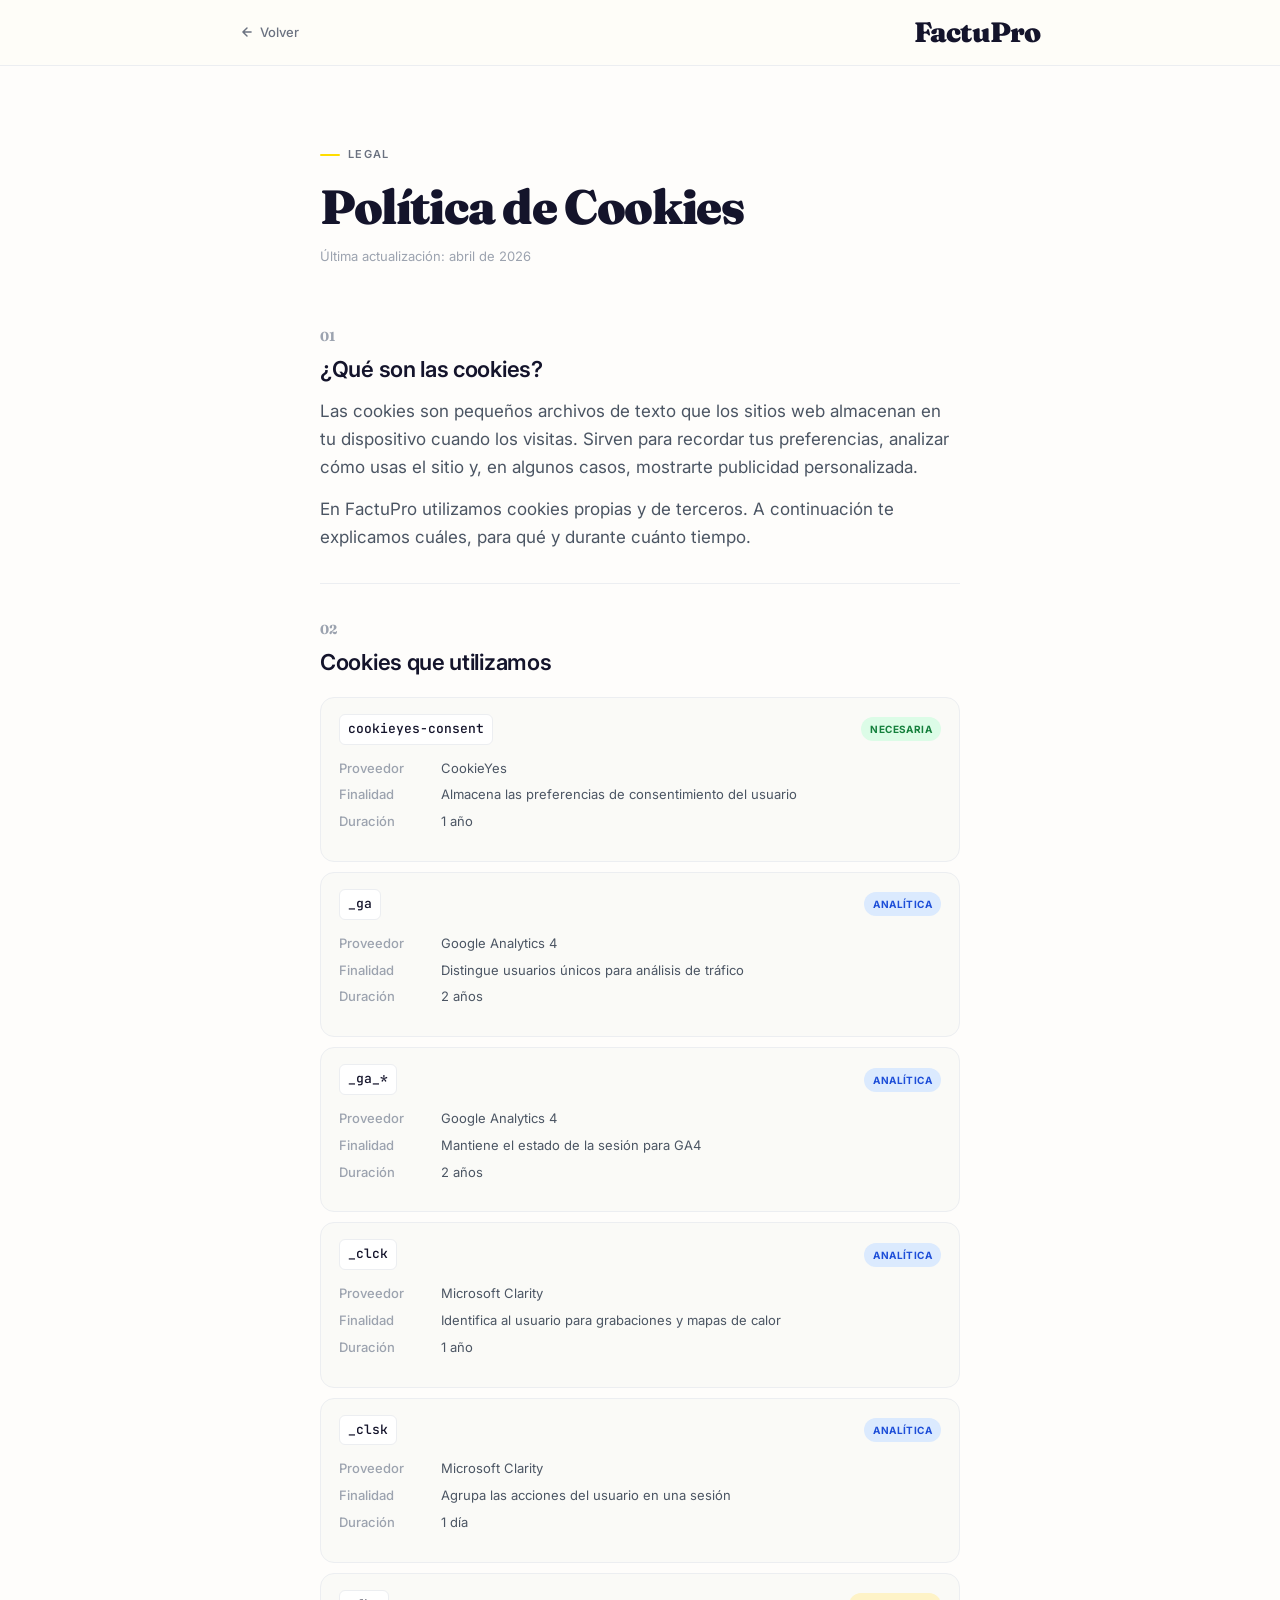
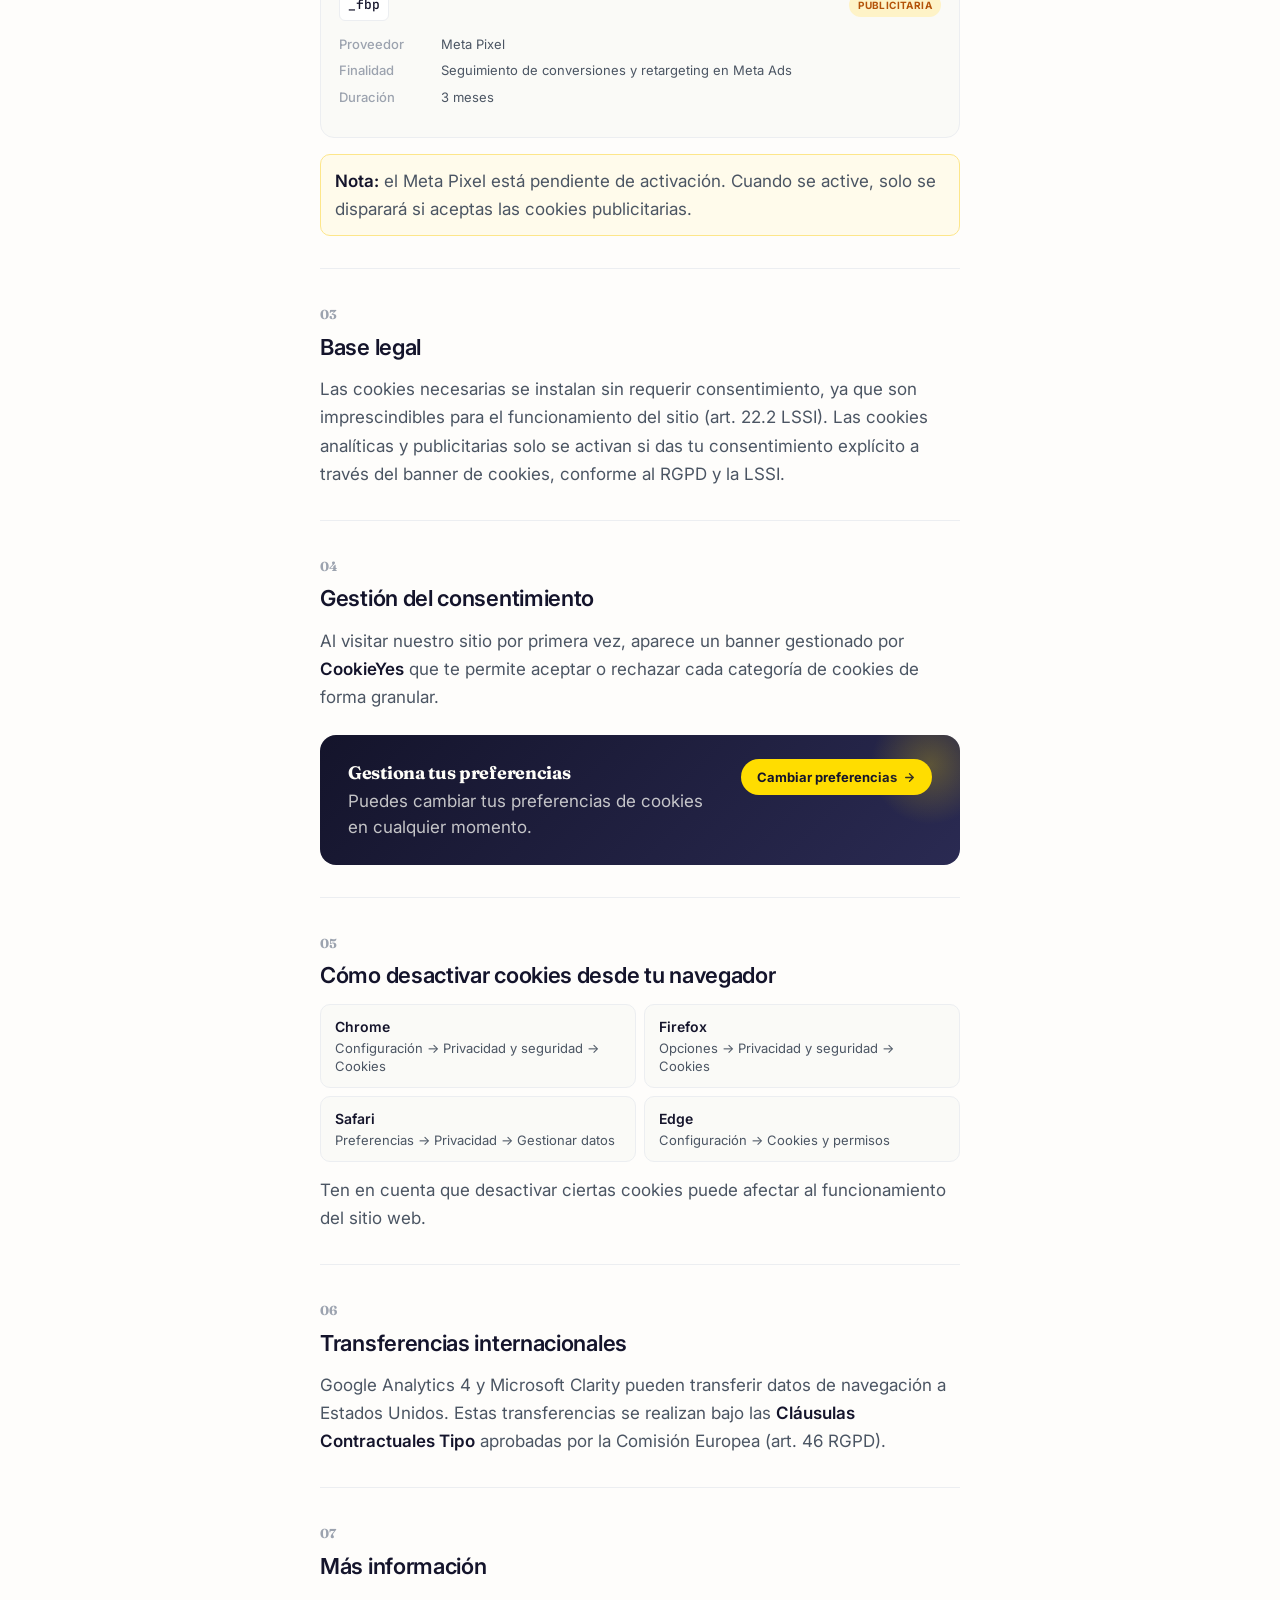
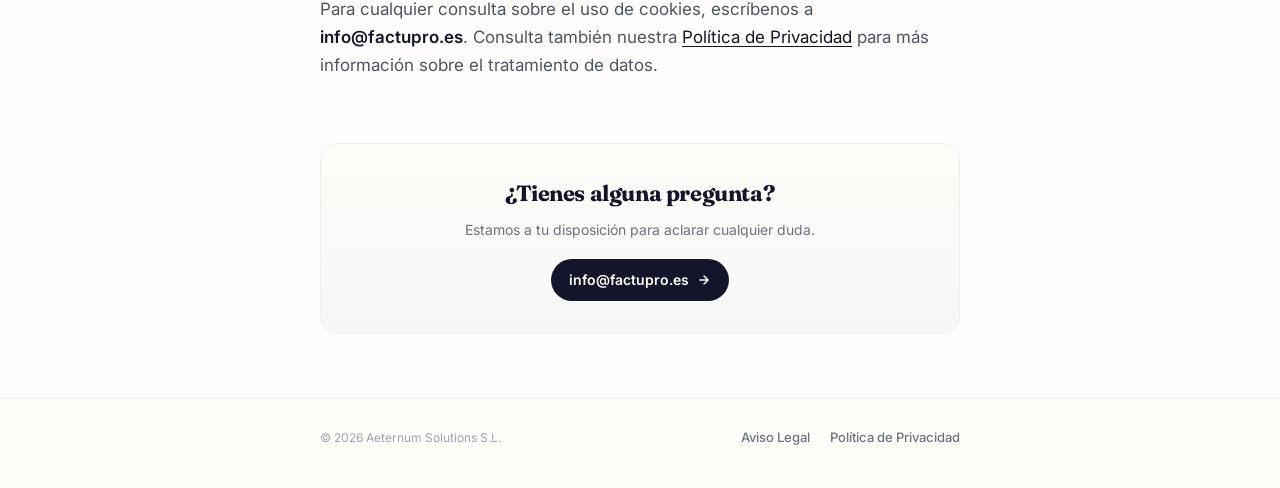
<file: politica-de-cookies/index.html>
<!DOCTYPE html>
<html lang="es">
<head>
  <meta charset="UTF-8" />
  <meta name="viewport" content="width=device-width, initial-scale=1.0" />
  <title>Política de Cookies — FactuPro</title>
  <meta name="robots" content="noindex, nofollow" />
  <!-- Start cookieyes banner -->
  <script id="cookieyes" type="text/javascript" src="https://cdn-cookieyes.com/client_data/7185c98f9cda46b42181f2e853773d56/script.js"></script>
  <!-- End cookieyes banner -->
  <link rel="preconnect" href="https://fonts.googleapis.com" />
  <link rel="preconnect" href="https://fonts.gstatic.com" crossorigin />
  <link href="https://fonts.googleapis.com/css2?family=Fraunces:opsz,wght@9..144,700;9..144,900&family=Inter:wght@400;500;600;700&family=JetBrains+Mono:wght@500&display=swap" rel="stylesheet" />
  <style>
    *, *::before, *::after { box-sizing: border-box; }
    html, body { margin: 0; padding: 0; }
    html { -webkit-text-size-adjust: 100%; }
    body {
      font-family: 'Inter', -apple-system, BlinkMacSystemFont, sans-serif;
      color: #1f1f2e;
      background: #fefdfb;
      line-height: 1.6;
      -webkit-font-smoothing: antialiased;
    }
    a { text-decoration: none; color: inherit; }

    .site-header {
      position: sticky;
      top: 0;
      z-index: 10;
      padding: 16px 0;
      background: rgba(254, 253, 248, 0.92);
      backdrop-filter: saturate(180%) blur(10px);
      -webkit-backdrop-filter: saturate(180%) blur(10px);
      border-bottom: 1px solid #eceef1;
    }
    .header-inner {
      max-width: 880px;
      margin: 0 auto;
      padding: 0 20px;
      display: flex;
      align-items: center;
      justify-content: space-between;
      gap: 16px;
    }
    .back-link {
      display: inline-flex;
      align-items: center;
      gap: 6px;
      font-size: 13px;
      font-weight: 500;
      color: #6b7280;
      padding: 6px 10px 6px 4px;
      margin-left: -4px;
      border-radius: 8px;
      transition: color 0.15s, background 0.15s;
    }
    .back-link:hover { color: #14142b; background: #f5f6f8; }
    .logo {
      font-family: 'Fraunces', Georgia, serif;
      font-size: 24px;
      font-weight: 900;
      color: #14142b;
      letter-spacing: -0.9px;
      line-height: 1;
    }

    .legal-hero {
      max-width: 720px;
      margin: 0 auto;
      padding: 48px 20px 32px;
    }
    .legal-label {
      display: inline-flex;
      align-items: center;
      gap: 8px;
      font-size: 11px;
      font-weight: 600;
      letter-spacing: 0.12em;
      text-transform: uppercase;
      color: #6b7280;
      margin-bottom: 18px;
    }
    .legal-label::before {
      content: "";
      width: 20px;
      height: 2px;
      background: #FFDD00;
      border-radius: 2px;
    }
    .legal-title {
      font-family: 'Fraunces', Georgia, serif;
      font-size: clamp(32px, 7vw, 48px);
      font-weight: 900;
      color: #14142b;
      letter-spacing: -1.4px;
      line-height: 1.05;
      margin: 0 0 14px;
    }
    .legal-updated {
      font-size: 13px;
      color: #9ca3af;
      margin: 0;
    }

    .legal-wrap {
      max-width: 720px;
      margin: 0 auto;
      padding: 16px 20px 64px;
    }
    .section {
      padding-top: 32px;
      margin-top: 32px;
      border-top: 1px solid #eceef1;
    }
    .section:first-child {
      border-top: none;
      margin-top: 0;
      padding-top: 0;
    }
    .section-num {
      display: inline-block;
      font-family: 'Fraunces', Georgia, serif;
      font-size: 13px;
      font-weight: 700;
      color: #9ca3af;
      margin-bottom: 8px;
      font-variant-numeric: tabular-nums;
    }
    .section h2 {
      font-size: 20px;
      font-weight: 600;
      color: #14142b;
      margin: 0 0 14px;
      letter-spacing: -0.3px;
      line-height: 1.3;
    }
    .section p {
      font-size: 16px;
      color: #4b5563;
      margin: 0 0 14px;
      line-height: 1.65;
    }
    .section p:last-child { margin-bottom: 0; }
    .section ul {
      margin: 0 0 14px;
      padding: 0;
      list-style: none;
    }
    .section ul li {
      position: relative;
      padding-left: 20px;
      font-size: 16px;
      color: #4b5563;
      margin-bottom: 8px;
      line-height: 1.6;
    }
    .section ul li::before {
      content: "";
      position: absolute;
      left: 4px;
      top: 11px;
      width: 5px;
      height: 5px;
      background: #14142b;
      border-radius: 50%;
    }
    .section strong { color: #14142b; font-weight: 600; }
    .section a { color: #14142b; text-decoration: underline; text-underline-offset: 3px; }

    /* ===== Cookie cards (mobile-first, replaces table) ===== */
    .cookie-list {
      display: grid;
      gap: 10px;
      margin: 20px 0 16px;
    }
    .cookie-card {
      background: #fafaf7;
      border: 1px solid #eceef1;
      border-radius: 14px;
      padding: 16px 18px;
      transition: border-color 0.15s, transform 0.15s;
    }
    .cookie-card:hover { border-color: #d1d5db; }
    .cookie-card-top {
      display: flex;
      align-items: center;
      justify-content: space-between;
      gap: 12px;
      margin-bottom: 10px;
    }
    .cookie-name {
      font-family: 'JetBrains Mono', 'SF Mono', Consolas, monospace;
      font-size: 13px;
      font-weight: 500;
      color: #14142b;
      background: #fff;
      padding: 4px 8px;
      border-radius: 6px;
      border: 1px solid #eceef1;
      white-space: nowrap;
      overflow: hidden;
      text-overflow: ellipsis;
      max-width: 70%;
    }
    .badge {
      display: inline-block;
      font-size: 10px;
      font-weight: 700;
      padding: 4px 9px;
      border-radius: 999px;
      letter-spacing: 0.04em;
      text-transform: uppercase;
      white-space: nowrap;
    }
    .badge-necessary { background: #dcfce7; color: #15803d; }
    .badge-analytics { background: #dbeafe; color: #1d4ed8; }
    .badge-advertising { background: #fef3c7; color: #b45309; }

    .cookie-meta {
      display: grid;
      grid-template-columns: 88px 1fr;
      gap: 6px 14px;
      font-size: 13px;
    }
    .cookie-meta dt {
      color: #9ca3af;
      font-weight: 500;
    }
    .cookie-meta dd {
      margin: 0;
      color: #4b5563;
    }
    .cookie-meta dd strong {
      color: #14142b;
      font-weight: 500;
    }

    .pending-note {
      margin-top: 14px;
      padding: 12px 14px;
      background: #fffbeb;
      border: 1px solid #fde68a;
      border-radius: 10px;
      font-size: 13px;
      color: #92400e;
      line-height: 1.5;
    }

    /* ===== Browser grid ===== */
    .browser-grid {
      display: grid;
      grid-template-columns: 1fr 1fr;
      gap: 8px;
      margin: 14px 0;
    }
    .browser-item {
      padding: 12px 14px;
      background: #fafaf7;
      border: 1px solid #eceef1;
      border-radius: 10px;
      font-size: 13px;
      color: #4b5563;
      line-height: 1.4;
    }
    .browser-item strong {
      display: block;
      color: #14142b;
      font-size: 14px;
      margin-bottom: 2px;
    }

    /* ===== Manage banner CTA ===== */
    .manage-banner {
      margin: 24px 0 0;
      padding: 20px 22px;
      background: linear-gradient(135deg, #14142b 0%, #2a2a52 100%);
      border-radius: 16px;
      color: #fefdf8;
      display: flex;
      flex-direction: column;
      gap: 14px;
      position: relative;
      overflow: hidden;
    }
    .manage-banner::before {
      content: "";
      position: absolute;
      top: -30px;
      right: -30px;
      width: 120px;
      height: 120px;
      background: radial-gradient(circle, rgba(255, 221, 0, 0.25) 0%, transparent 70%);
      pointer-events: none;
    }
    .manage-banner h3 {
      font-family: 'Fraunces', Georgia, serif;
      font-size: 18px;
      font-weight: 700;
      margin: 0;
      letter-spacing: -0.3px;
    }
    .manage-banner p {
      font-size: 14px;
      color: rgba(254, 253, 248, 0.75);
      margin: 0;
      line-height: 1.55;
    }
    .manage-btn {
      display: inline-flex;
      align-items: center;
      justify-content: center;
      gap: 6px;
      padding: 10px 16px;
      background: #FFDD00;
      color: #14142b;
      font-size: 13px;
      font-weight: 700;
      border-radius: 999px;
      border: none;
      cursor: pointer;
      font-family: inherit;
      transition: transform 0.15s, background 0.15s;
      align-self: flex-start;
    }
    .manage-btn:hover { background: #F5D000; transform: translateY(-1px); }

    .contact-card {
      margin-top: 64px;
      padding: 32px 24px;
      background: linear-gradient(180deg, #fefdf8 0%, #f5f6f8 100%);
      border: 1px solid #eceef1;
      border-radius: 18px;
      text-align: center;
    }
    .contact-card h3 {
      font-family: 'Fraunces', Georgia, serif;
      font-size: 22px;
      font-weight: 700;
      color: #14142b;
      margin: 0 0 8px;
      letter-spacing: -0.4px;
    }
    .contact-card p {
      font-size: 14px;
      color: #6b7280;
      margin: 0 0 18px;
      line-height: 1.55;
    }
    .contact-btn {
      display: inline-flex;
      align-items: center;
      gap: 8px;
      padding: 10px 18px;
      background: #14142b;
      color: #fefdf8;
      font-size: 14px;
      font-weight: 600;
      border-radius: 999px;
      transition: transform 0.15s, background 0.15s;
    }
    .contact-btn:hover { background: #000; transform: translateY(-1px); }

    .legal-footer {
      border-top: 1px solid #eceef1;
      padding: 28px 0 40px;
      background: #fefdf8;
    }
    .legal-footer-inner {
      max-width: 720px;
      margin: 0 auto;
      padding: 0 20px;
      display: flex;
      flex-direction: column;
      gap: 16px;
    }
    .legal-footer-links {
      display: flex;
      flex-wrap: wrap;
      gap: 8px 20px;
    }
    .legal-footer-links a {
      font-size: 13px;
      color: #6b7280;
      font-weight: 500;
      transition: color 0.15s;
    }
    .legal-footer-links a:hover { color: #14142b; }
    .legal-footer p {
      font-size: 12px;
      color: #9ca3af;
      margin: 0;
    }

    @media (min-width: 720px) {
      .header-inner, .legal-hero, .legal-wrap, .legal-footer-inner {
        padding-left: 40px;
        padding-right: 40px;
      }
      .legal-hero { padding-top: 72px; padding-bottom: 40px; }
      .logo { font-size: 28px; }
      .section h2 { font-size: 22px; }
      .section p, .section ul li { font-size: 17px; }
      .browser-grid { grid-template-columns: repeat(2, 1fr); }
      .manage-banner {
        flex-direction: row;
        align-items: center;
        justify-content: space-between;
        padding: 24px 28px;
      }
      .manage-banner > div { flex: 1; }
      .legal-footer-inner {
        flex-direction: row;
        align-items: center;
        justify-content: space-between;
      }
    }
  </style>
</head>
<body>

  <header class="site-header">
    <div class="header-inner">
      <a href="https://factupro.es" class="back-link">
        <svg width="14" height="14" viewBox="0 0 24 24" fill="none" stroke="currentColor" stroke-width="2.5" stroke-linecap="round" stroke-linejoin="round"><path d="M19 12H5M12 19l-7-7 7-7"/></svg>
        Volver
      </a>
      <a href="https://factupro.es" class="logo">FactuPro</a>
    </div>
  </header>

  <section class="legal-hero">
    <span class="legal-label">Legal</span>
    <h1 class="legal-title">Política de Cookies</h1>
    <p class="legal-updated">Última actualización: abril de 2026</p>
  </section>

  <main class="legal-wrap">

    <div class="section">
      <span class="section-num">01</span>
      <h2>¿Qué son las cookies?</h2>
      <p>Las cookies son pequeños archivos de texto que los sitios web almacenan en tu dispositivo cuando los visitas. Sirven para recordar tus preferencias, analizar cómo usas el sitio y, en algunos casos, mostrarte publicidad personalizada.</p>
      <p>En FactuPro utilizamos cookies propias y de terceros. A continuación te explicamos cuáles, para qué y durante cuánto tiempo.</p>
    </div>

    <div class="section">
      <span class="section-num">02</span>
      <h2>Cookies que utilizamos</h2>

      <div class="cookie-list">

        <div class="cookie-card">
          <div class="cookie-card-top">
            <span class="cookie-name">cookieyes-consent</span>
            <span class="badge badge-necessary">Necesaria</span>
          </div>
          <dl class="cookie-meta">
            <dt>Proveedor</dt><dd>CookieYes</dd>
            <dt>Finalidad</dt><dd>Almacena las preferencias de consentimiento del usuario</dd>
            <dt>Duración</dt><dd>1 año</dd>
          </dl>
        </div>

        <div class="cookie-card">
          <div class="cookie-card-top">
            <span class="cookie-name">_ga</span>
            <span class="badge badge-analytics">Analítica</span>
          </div>
          <dl class="cookie-meta">
            <dt>Proveedor</dt><dd>Google Analytics 4</dd>
            <dt>Finalidad</dt><dd>Distingue usuarios únicos para análisis de tráfico</dd>
            <dt>Duración</dt><dd>2 años</dd>
          </dl>
        </div>

        <div class="cookie-card">
          <div class="cookie-card-top">
            <span class="cookie-name">_ga_*</span>
            <span class="badge badge-analytics">Analítica</span>
          </div>
          <dl class="cookie-meta">
            <dt>Proveedor</dt><dd>Google Analytics 4</dd>
            <dt>Finalidad</dt><dd>Mantiene el estado de la sesión para GA4</dd>
            <dt>Duración</dt><dd>2 años</dd>
          </dl>
        </div>

        <div class="cookie-card">
          <div class="cookie-card-top">
            <span class="cookie-name">_clck</span>
            <span class="badge badge-analytics">Analítica</span>
          </div>
          <dl class="cookie-meta">
            <dt>Proveedor</dt><dd>Microsoft Clarity</dd>
            <dt>Finalidad</dt><dd>Identifica al usuario para grabaciones y mapas de calor</dd>
            <dt>Duración</dt><dd>1 año</dd>
          </dl>
        </div>

        <div class="cookie-card">
          <div class="cookie-card-top">
            <span class="cookie-name">_clsk</span>
            <span class="badge badge-analytics">Analítica</span>
          </div>
          <dl class="cookie-meta">
            <dt>Proveedor</dt><dd>Microsoft Clarity</dd>
            <dt>Finalidad</dt><dd>Agrupa las acciones del usuario en una sesión</dd>
            <dt>Duración</dt><dd>1 día</dd>
          </dl>
        </div>

        <div class="cookie-card">
          <div class="cookie-card-top">
            <span class="cookie-name">_fbp</span>
            <span class="badge badge-advertising">Publicitaria</span>
          </div>
          <dl class="cookie-meta">
            <dt>Proveedor</dt><dd>Meta Pixel</dd>
            <dt>Finalidad</dt><dd>Seguimiento de conversiones y retargeting en Meta Ads</dd>
            <dt>Duración</dt><dd>3 meses</dd>
          </dl>
        </div>

      </div>

      <p class="pending-note"><strong>Nota:</strong> el Meta Pixel está pendiente de activación. Cuando se active, solo se disparará si aceptas las cookies publicitarias.</p>
    </div>

    <div class="section">
      <span class="section-num">03</span>
      <h2>Base legal</h2>
      <p>Las cookies necesarias se instalan sin requerir consentimiento, ya que son imprescindibles para el funcionamiento del sitio (art. 22.2 LSSI). Las cookies analíticas y publicitarias solo se activan si das tu consentimiento explícito a través del banner de cookies, conforme al RGPD y la LSSI.</p>
    </div>

    <div class="section">
      <span class="section-num">04</span>
      <h2>Gestión del consentimiento</h2>
      <p>Al visitar nuestro sitio por primera vez, aparece un banner gestionado por <strong>CookieYes</strong> que te permite aceptar o rechazar cada categoría de cookies de forma granular.</p>

      <div class="manage-banner">
        <div>
          <h3>Gestiona tus preferencias</h3>
          <p>Puedes cambiar tus preferencias de cookies en cualquier momento.</p>
        </div>
        <button type="button" class="manage-btn" onclick="if(window.revisitCkyConsent){window.revisitCkyConsent()}else{document.querySelector('.cky-btn-revisit-wrapper button')?.click()}">
          Cambiar preferencias
          <svg width="13" height="13" viewBox="0 0 24 24" fill="none" stroke="currentColor" stroke-width="2.5" stroke-linecap="round" stroke-linejoin="round"><path d="M5 12h14M12 5l7 7-7 7"/></svg>
        </button>
      </div>
    </div>

    <div class="section">
      <span class="section-num">05</span>
      <h2>Cómo desactivar cookies desde tu navegador</h2>
      <div class="browser-grid">
        <div class="browser-item"><strong>Chrome</strong>Configuración → Privacidad y seguridad → Cookies</div>
        <div class="browser-item"><strong>Firefox</strong>Opciones → Privacidad y seguridad → Cookies</div>
        <div class="browser-item"><strong>Safari</strong>Preferencias → Privacidad → Gestionar datos</div>
        <div class="browser-item"><strong>Edge</strong>Configuración → Cookies y permisos</div>
      </div>
      <p>Ten en cuenta que desactivar ciertas cookies puede afectar al funcionamiento del sitio web.</p>
    </div>

    <div class="section">
      <span class="section-num">06</span>
      <h2>Transferencias internacionales</h2>
      <p>Google Analytics 4 y Microsoft Clarity pueden transferir datos de navegación a Estados Unidos. Estas transferencias se realizan bajo las <strong>Cláusulas Contractuales Tipo</strong> aprobadas por la Comisión Europea (art. 46 RGPD).</p>
    </div>

    <div class="section">
      <span class="section-num">07</span>
      <h2>Más información</h2>
      <p>Para cualquier consulta sobre el uso de cookies, escríbenos a <strong>info@factupro.es</strong>. Consulta también nuestra <a href="/politica-de-privacidad">Política de Privacidad</a> para más información sobre el tratamiento de datos.</p>
    </div>

    <div class="contact-card">
      <h3>¿Tienes alguna pregunta?</h3>
      <p>Estamos a tu disposición para aclarar cualquier duda.</p>
      <a href="mailto:info@factupro.es" class="contact-btn">
        info@factupro.es
        <svg width="14" height="14" viewBox="0 0 24 24" fill="none" stroke="currentColor" stroke-width="2.5" stroke-linecap="round" stroke-linejoin="round"><path d="M5 12h14M12 5l7 7-7 7"/></svg>
      </a>
    </div>

  </main>

  <footer class="legal-footer">
    <div class="legal-footer-inner">
      <p>© 2026 Aeternum Solutions S.L.</p>
      <div class="legal-footer-links">
        <a href="/aviso-legal">Aviso Legal</a>
        <a href="/politica-de-privacidad">Política de Privacidad</a>
      </div>
    </div>
  </footer>

</body>
</html>
</file>
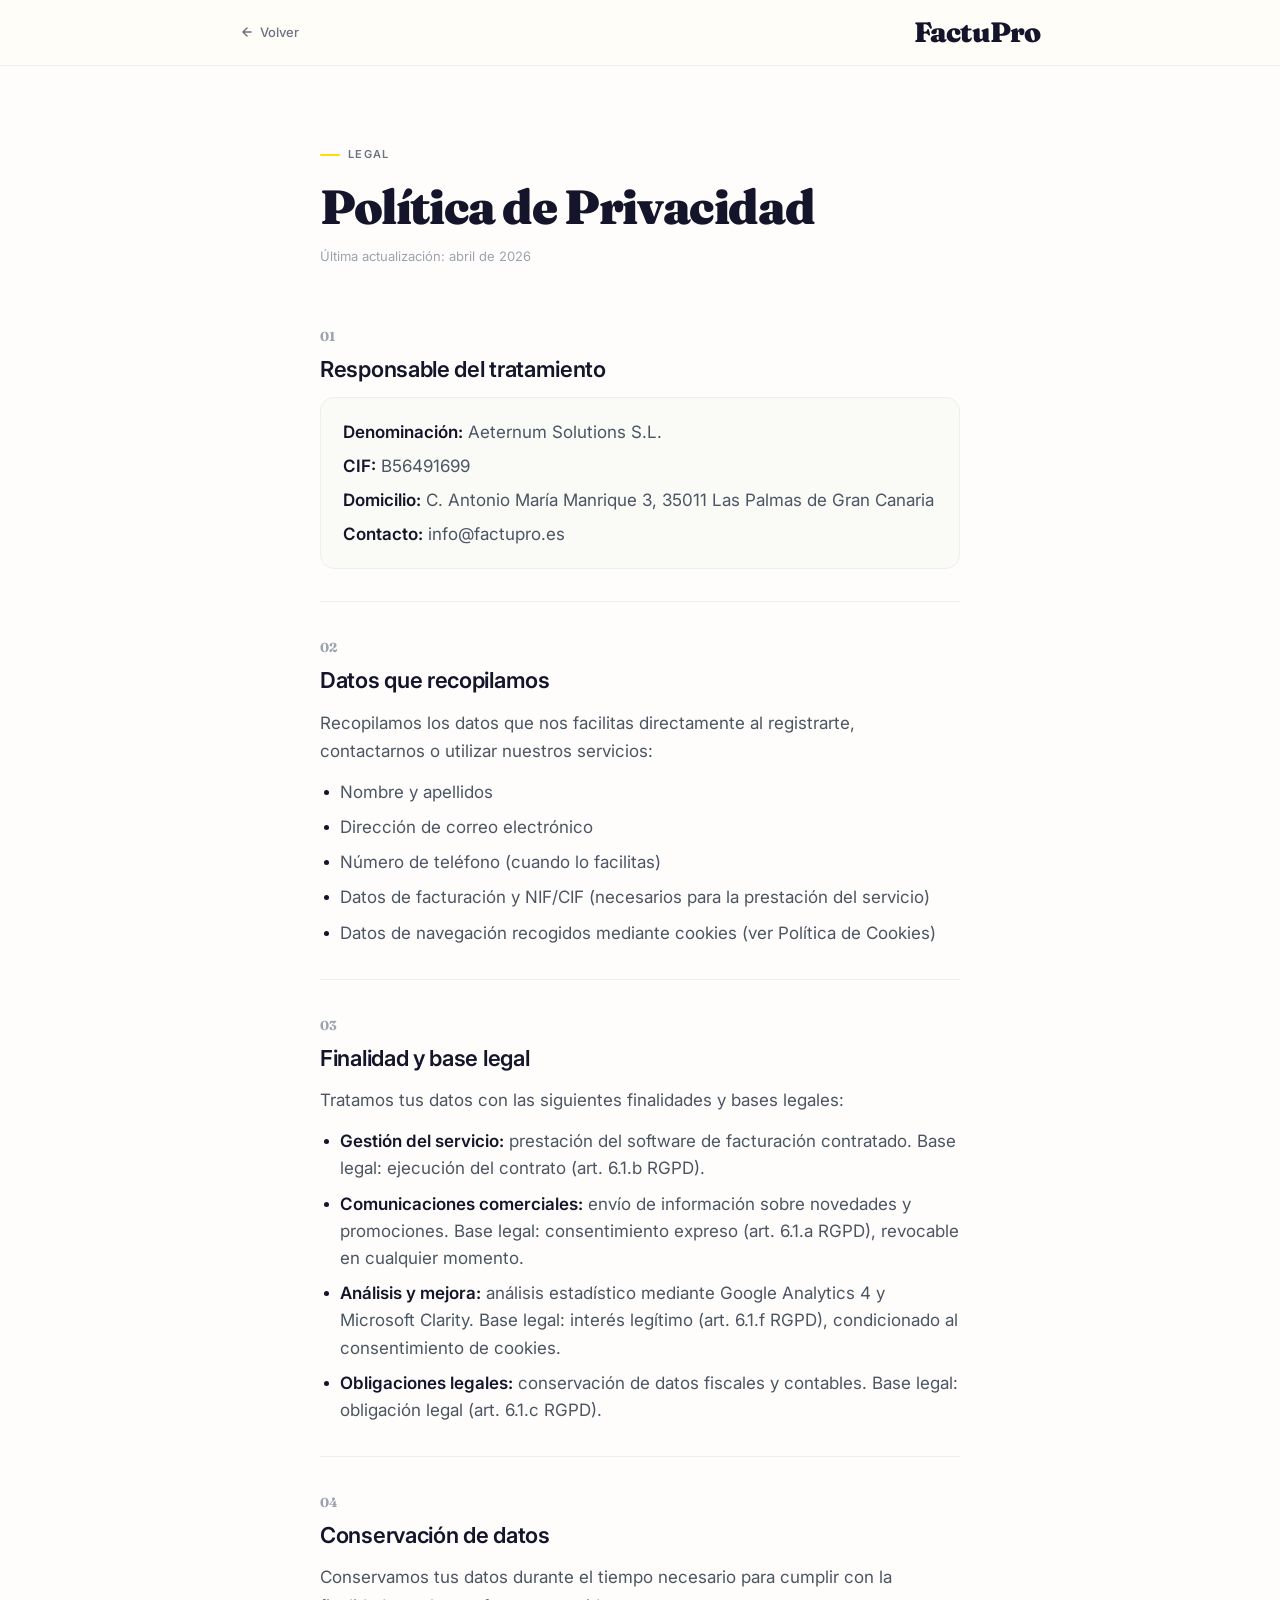
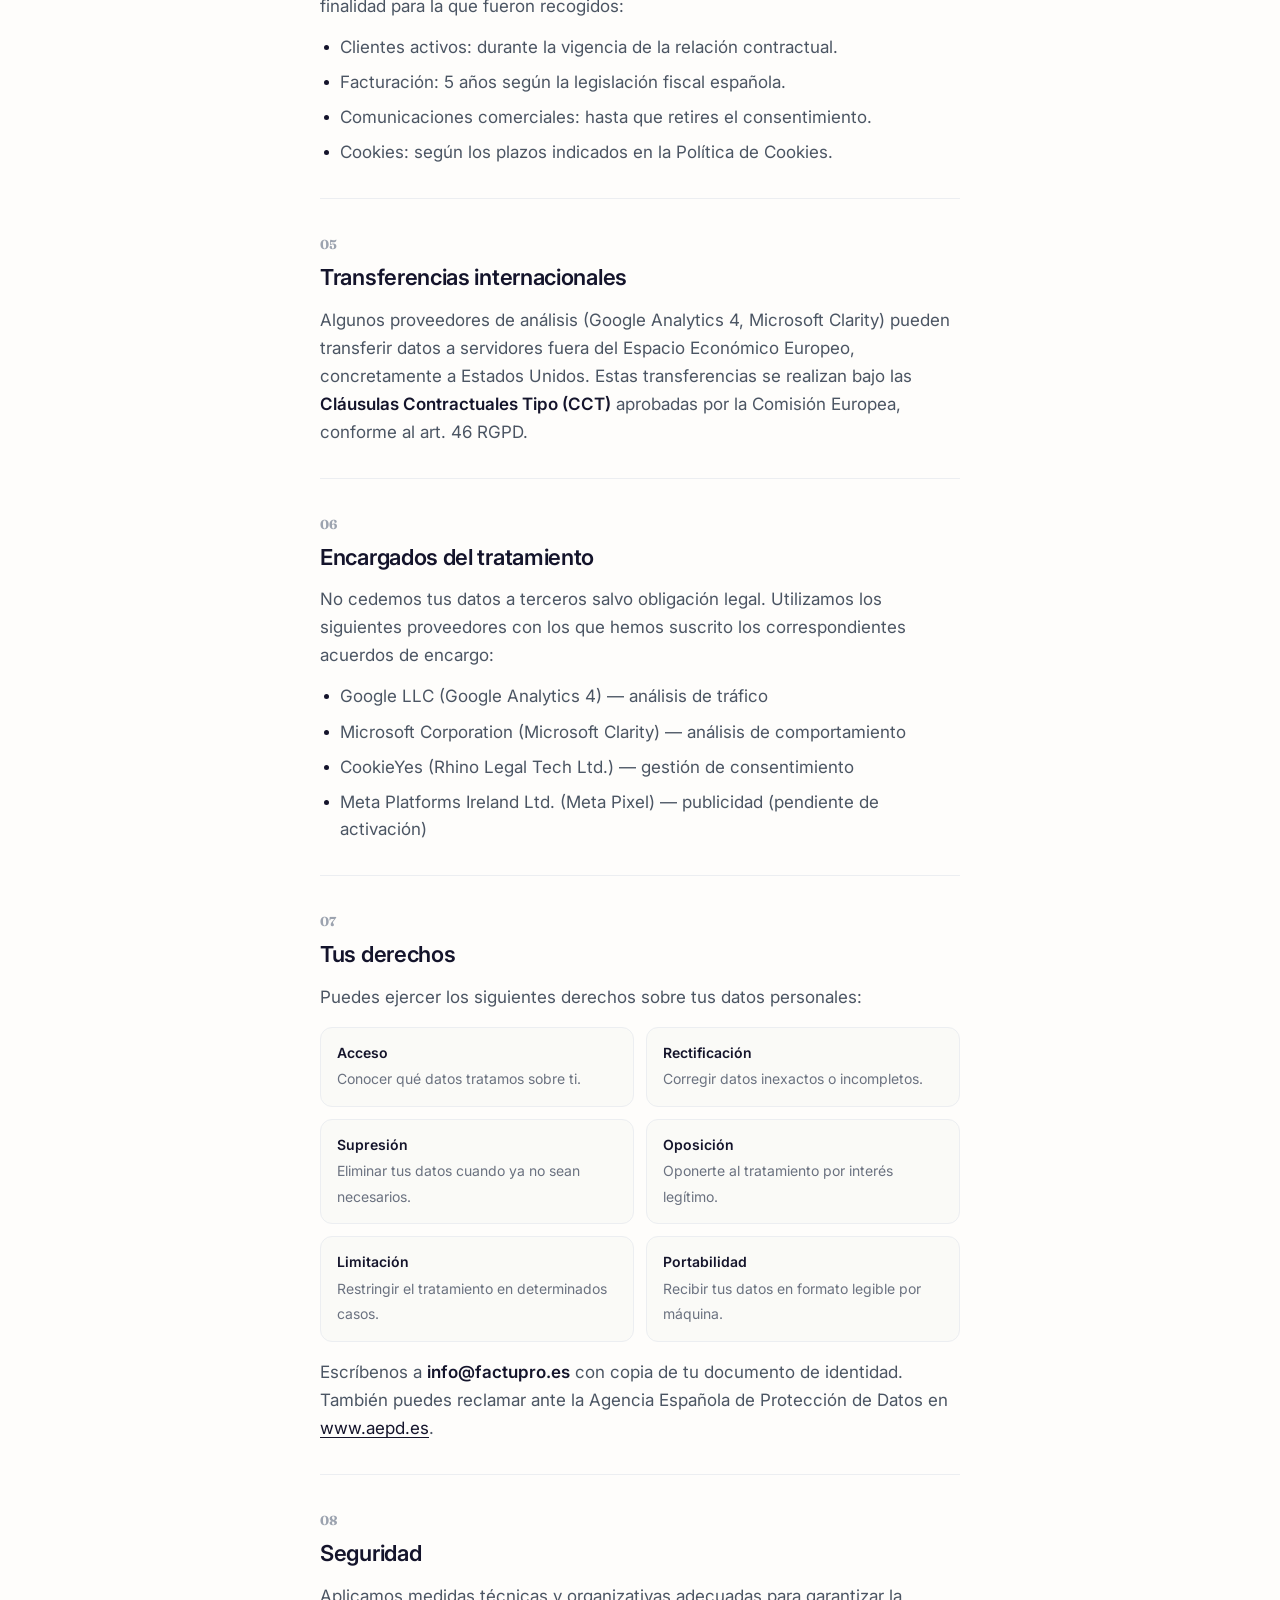
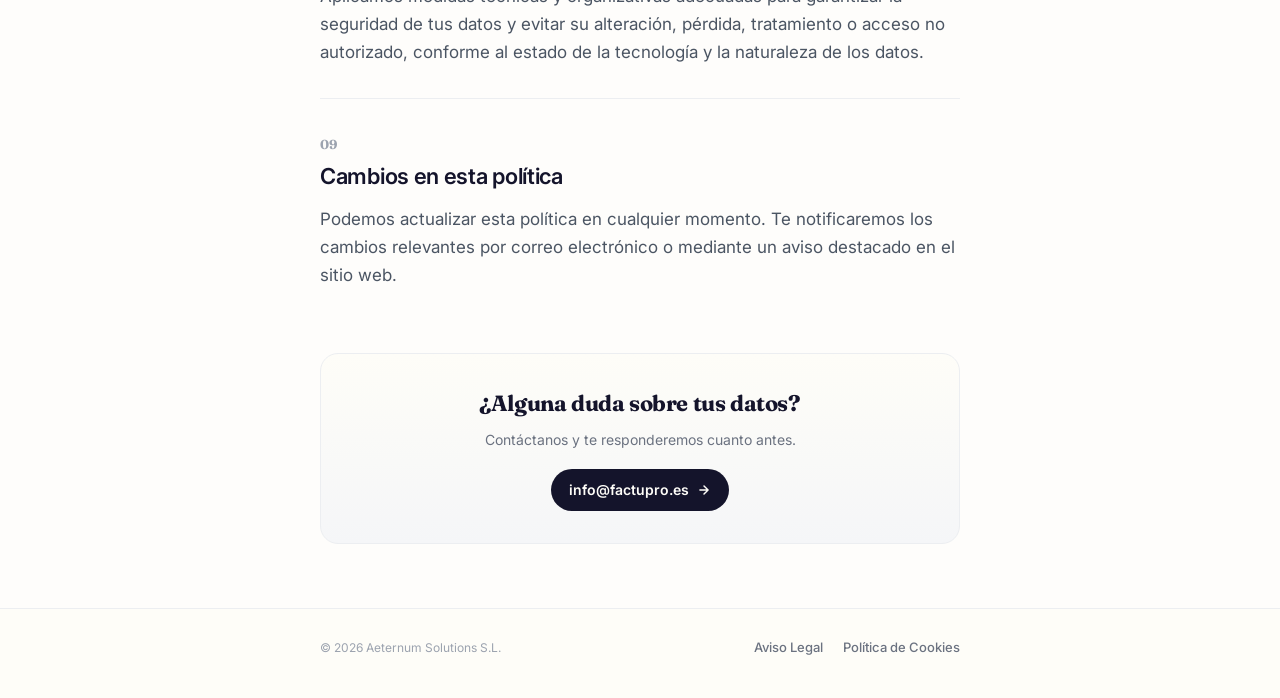
<file: politica-de-privacidad/index.html>
<!DOCTYPE html>
<html lang="es">
<head>
  <meta charset="UTF-8" />
  <meta name="viewport" content="width=device-width, initial-scale=1.0" />
  <title>Política de Privacidad — FactuPro</title>
  <meta name="robots" content="noindex, nofollow" />
  <!-- Start cookieyes banner -->
  <script id="cookieyes" type="text/javascript" src="https://cdn-cookieyes.com/client_data/7185c98f9cda46b42181f2e853773d56/script.js"></script>
  <!-- End cookieyes banner -->
  <link rel="preconnect" href="https://fonts.googleapis.com" />
  <link rel="preconnect" href="https://fonts.gstatic.com" crossorigin />
  <link href="https://fonts.googleapis.com/css2?family=Fraunces:opsz,wght@9..144,700;9..144,900&family=Inter:wght@400;500;600;700&display=swap" rel="stylesheet" />
  <style>
    *, *::before, *::after { box-sizing: border-box; }
    html, body { margin: 0; padding: 0; }
    html { -webkit-text-size-adjust: 100%; }
    body {
      font-family: 'Inter', -apple-system, BlinkMacSystemFont, sans-serif;
      color: #1f1f2e;
      background: #fefdfb;
      line-height: 1.6;
      -webkit-font-smoothing: antialiased;
    }
    a { text-decoration: none; color: inherit; }

    .site-header {
      position: sticky;
      top: 0;
      z-index: 10;
      padding: 16px 0;
      background: rgba(254, 253, 248, 0.92);
      backdrop-filter: saturate(180%) blur(10px);
      -webkit-backdrop-filter: saturate(180%) blur(10px);
      border-bottom: 1px solid #eceef1;
    }
    .header-inner {
      max-width: 880px;
      margin: 0 auto;
      padding: 0 20px;
      display: flex;
      align-items: center;
      justify-content: space-between;
      gap: 16px;
    }
    .back-link {
      display: inline-flex;
      align-items: center;
      gap: 6px;
      font-size: 13px;
      font-weight: 500;
      color: #6b7280;
      padding: 6px 10px 6px 4px;
      margin-left: -4px;
      border-radius: 8px;
      transition: color 0.15s, background 0.15s;
    }
    .back-link:hover { color: #14142b; background: #f5f6f8; }
    .logo {
      font-family: 'Fraunces', Georgia, serif;
      font-size: 24px;
      font-weight: 900;
      color: #14142b;
      letter-spacing: -0.9px;
      line-height: 1;
    }

    .legal-hero {
      max-width: 720px;
      margin: 0 auto;
      padding: 48px 20px 32px;
    }
    .legal-label {
      display: inline-flex;
      align-items: center;
      gap: 8px;
      font-size: 11px;
      font-weight: 600;
      letter-spacing: 0.12em;
      text-transform: uppercase;
      color: #6b7280;
      margin-bottom: 18px;
    }
    .legal-label::before {
      content: "";
      width: 20px;
      height: 2px;
      background: #FFDD00;
      border-radius: 2px;
    }
    .legal-title {
      font-family: 'Fraunces', Georgia, serif;
      font-size: clamp(32px, 7vw, 48px);
      font-weight: 900;
      color: #14142b;
      letter-spacing: -1.4px;
      line-height: 1.05;
      margin: 0 0 14px;
    }
    .legal-updated {
      font-size: 13px;
      color: #9ca3af;
      margin: 0;
    }

    .legal-wrap {
      max-width: 720px;
      margin: 0 auto;
      padding: 16px 20px 64px;
    }
    .section {
      padding-top: 32px;
      margin-top: 32px;
      border-top: 1px solid #eceef1;
    }
    .section:first-child {
      border-top: none;
      margin-top: 0;
      padding-top: 0;
    }
    .section-num {
      display: inline-block;
      font-family: 'Fraunces', Georgia, serif;
      font-size: 13px;
      font-weight: 700;
      color: #9ca3af;
      margin-bottom: 8px;
      font-variant-numeric: tabular-nums;
    }
    .section h2 {
      font-size: 20px;
      font-weight: 600;
      color: #14142b;
      margin: 0 0 14px;
      letter-spacing: -0.3px;
      line-height: 1.3;
    }
    .section p {
      font-size: 16px;
      color: #4b5563;
      margin: 0 0 14px;
      line-height: 1.65;
    }
    .section p:last-child { margin-bottom: 0; }
    .section ul {
      margin: 0 0 14px;
      padding: 0;
      list-style: none;
    }
    .section ul li {
      position: relative;
      padding-left: 20px;
      font-size: 16px;
      color: #4b5563;
      margin-bottom: 8px;
      line-height: 1.6;
    }
    .section ul li::before {
      content: "";
      position: absolute;
      left: 4px;
      top: 11px;
      width: 5px;
      height: 5px;
      background: #14142b;
      border-radius: 50%;
    }
    .section strong { color: #14142b; font-weight: 600; }
    .section a { color: #14142b; text-decoration: underline; text-underline-offset: 3px; }

    .info-box {
      background: #fafaf7;
      border: 1px solid #eceef1;
      border-radius: 14px;
      padding: 20px 22px;
      margin: 8px 0 0;
    }
    .info-box p {
      font-size: 14px;
      margin: 0 0 6px;
    }
    .info-box p:last-child { margin-bottom: 0; }

    /* Rights grid */
    .rights-grid {
      display: grid;
      grid-template-columns: 1fr;
      gap: 10px;
      margin: 16px 0;
    }
    .right-item {
      padding: 14px 16px;
      background: #fafaf7;
      border: 1px solid #eceef1;
      border-radius: 12px;
    }
    .right-item strong {
      display: block;
      font-size: 14px;
      color: #14142b;
      margin-bottom: 2px;
    }
    .right-item span {
      font-size: 14px;
      color: #6b7280;
      line-height: 1.5;
    }

    .contact-card {
      margin-top: 64px;
      padding: 32px 24px;
      background: linear-gradient(180deg, #fefdf8 0%, #f5f6f8 100%);
      border: 1px solid #eceef1;
      border-radius: 18px;
      text-align: center;
    }
    .contact-card h3 {
      font-family: 'Fraunces', Georgia, serif;
      font-size: 22px;
      font-weight: 700;
      color: #14142b;
      margin: 0 0 8px;
      letter-spacing: -0.4px;
    }
    .contact-card p {
      font-size: 14px;
      color: #6b7280;
      margin: 0 0 18px;
      line-height: 1.55;
    }
    .contact-btn {
      display: inline-flex;
      align-items: center;
      gap: 8px;
      padding: 10px 18px;
      background: #14142b;
      color: #fefdf8;
      font-size: 14px;
      font-weight: 600;
      border-radius: 999px;
      transition: transform 0.15s, background 0.15s;
    }
    .contact-btn:hover { background: #000; transform: translateY(-1px); }

    .legal-footer {
      border-top: 1px solid #eceef1;
      padding: 28px 0 40px;
      background: #fefdf8;
    }
    .legal-footer-inner {
      max-width: 720px;
      margin: 0 auto;
      padding: 0 20px;
      display: flex;
      flex-direction: column;
      gap: 16px;
    }
    .legal-footer-links {
      display: flex;
      flex-wrap: wrap;
      gap: 8px 20px;
    }
    .legal-footer-links a {
      font-size: 13px;
      color: #6b7280;
      font-weight: 500;
      transition: color 0.15s;
    }
    .legal-footer-links a:hover { color: #14142b; }
    .legal-footer p {
      font-size: 12px;
      color: #9ca3af;
      margin: 0;
    }

    @media (min-width: 720px) {
      .header-inner, .legal-hero, .legal-wrap, .legal-footer-inner {
        padding-left: 40px;
        padding-right: 40px;
      }
      .legal-hero { padding-top: 72px; padding-bottom: 40px; }
      .logo { font-size: 28px; }
      .section h2 { font-size: 22px; }
      .section p, .section ul li { font-size: 17px; }
      .rights-grid { grid-template-columns: 1fr 1fr; gap: 12px; }
      .legal-footer-inner {
        flex-direction: row;
        align-items: center;
        justify-content: space-between;
      }
    }
  </style>
</head>
<body>

  <header class="site-header">
    <div class="header-inner">
      <a href="https://factupro.es" class="back-link">
        <svg width="14" height="14" viewBox="0 0 24 24" fill="none" stroke="currentColor" stroke-width="2.5" stroke-linecap="round" stroke-linejoin="round"><path d="M19 12H5M12 19l-7-7 7-7"/></svg>
        Volver
      </a>
      <a href="https://factupro.es" class="logo">FactuPro</a>
    </div>
  </header>

  <section class="legal-hero">
    <span class="legal-label">Legal</span>
    <h1 class="legal-title">Política de Privacidad</h1>
    <p class="legal-updated">Última actualización: abril de 2026</p>
  </section>

  <main class="legal-wrap">

    <div class="section">
      <span class="section-num">01</span>
      <h2>Responsable del tratamiento</h2>
      <div class="info-box">
        <p><strong>Denominación:</strong> Aeternum Solutions S.L.</p>
        <p><strong>CIF:</strong> B56491699</p>
        <p><strong>Domicilio:</strong> C. Antonio María Manrique 3, 35011 Las Palmas de Gran Canaria</p>
        <p><strong>Contacto:</strong> info@factupro.es</p>
      </div>
    </div>

    <div class="section">
      <span class="section-num">02</span>
      <h2>Datos que recopilamos</h2>
      <p>Recopilamos los datos que nos facilitas directamente al registrarte, contactarnos o utilizar nuestros servicios:</p>
      <ul>
        <li>Nombre y apellidos</li>
        <li>Dirección de correo electrónico</li>
        <li>Número de teléfono (cuando lo facilitas)</li>
        <li>Datos de facturación y NIF/CIF (necesarios para la prestación del servicio)</li>
        <li>Datos de navegación recogidos mediante cookies (ver Política de Cookies)</li>
      </ul>
    </div>

    <div class="section">
      <span class="section-num">03</span>
      <h2>Finalidad y base legal</h2>
      <p>Tratamos tus datos con las siguientes finalidades y bases legales:</p>
      <ul>
        <li><strong>Gestión del servicio:</strong> prestación del software de facturación contratado. Base legal: ejecución del contrato (art. 6.1.b RGPD).</li>
        <li><strong>Comunicaciones comerciales:</strong> envío de información sobre novedades y promociones. Base legal: consentimiento expreso (art. 6.1.a RGPD), revocable en cualquier momento.</li>
        <li><strong>Análisis y mejora:</strong> análisis estadístico mediante Google Analytics 4 y Microsoft Clarity. Base legal: interés legítimo (art. 6.1.f RGPD), condicionado al consentimiento de cookies.</li>
        <li><strong>Obligaciones legales:</strong> conservación de datos fiscales y contables. Base legal: obligación legal (art. 6.1.c RGPD).</li>
      </ul>
    </div>

    <div class="section">
      <span class="section-num">04</span>
      <h2>Conservación de datos</h2>
      <p>Conservamos tus datos durante el tiempo necesario para cumplir con la finalidad para la que fueron recogidos:</p>
      <ul>
        <li>Clientes activos: durante la vigencia de la relación contractual.</li>
        <li>Facturación: 5 años según la legislación fiscal española.</li>
        <li>Comunicaciones comerciales: hasta que retires el consentimiento.</li>
        <li>Cookies: según los plazos indicados en la Política de Cookies.</li>
      </ul>
    </div>

    <div class="section">
      <span class="section-num">05</span>
      <h2>Transferencias internacionales</h2>
      <p>Algunos proveedores de análisis (Google Analytics 4, Microsoft Clarity) pueden transferir datos a servidores fuera del Espacio Económico Europeo, concretamente a Estados Unidos. Estas transferencias se realizan bajo las <strong>Cláusulas Contractuales Tipo (CCT)</strong> aprobadas por la Comisión Europea, conforme al art. 46 RGPD.</p>
    </div>

    <div class="section">
      <span class="section-num">06</span>
      <h2>Encargados del tratamiento</h2>
      <p>No cedemos tus datos a terceros salvo obligación legal. Utilizamos los siguientes proveedores con los que hemos suscrito los correspondientes acuerdos de encargo:</p>
      <ul>
        <li>Google LLC (Google Analytics 4) — análisis de tráfico</li>
        <li>Microsoft Corporation (Microsoft Clarity) — análisis de comportamiento</li>
        <li>CookieYes (Rhino Legal Tech Ltd.) — gestión de consentimiento</li>
        <li>Meta Platforms Ireland Ltd. (Meta Pixel) — publicidad (pendiente de activación)</li>
      </ul>
    </div>

    <div class="section">
      <span class="section-num">07</span>
      <h2>Tus derechos</h2>
      <p>Puedes ejercer los siguientes derechos sobre tus datos personales:</p>
      <div class="rights-grid">
        <div class="right-item">
          <strong>Acceso</strong>
          <span>Conocer qué datos tratamos sobre ti.</span>
        </div>
        <div class="right-item">
          <strong>Rectificación</strong>
          <span>Corregir datos inexactos o incompletos.</span>
        </div>
        <div class="right-item">
          <strong>Supresión</strong>
          <span>Eliminar tus datos cuando ya no sean necesarios.</span>
        </div>
        <div class="right-item">
          <strong>Oposición</strong>
          <span>Oponerte al tratamiento por interés legítimo.</span>
        </div>
        <div class="right-item">
          <strong>Limitación</strong>
          <span>Restringir el tratamiento en determinados casos.</span>
        </div>
        <div class="right-item">
          <strong>Portabilidad</strong>
          <span>Recibir tus datos en formato legible por máquina.</span>
        </div>
      </div>
      <p>Escríbenos a <strong>info@factupro.es</strong> con copia de tu documento de identidad. También puedes reclamar ante la Agencia Española de Protección de Datos en <a href="https://www.aepd.es" target="_blank" rel="noopener">www.aepd.es</a>.</p>
    </div>

    <div class="section">
      <span class="section-num">08</span>
      <h2>Seguridad</h2>
      <p>Aplicamos medidas técnicas y organizativas adecuadas para garantizar la seguridad de tus datos y evitar su alteración, pérdida, tratamiento o acceso no autorizado, conforme al estado de la tecnología y la naturaleza de los datos.</p>
    </div>

    <div class="section">
      <span class="section-num">09</span>
      <h2>Cambios en esta política</h2>
      <p>Podemos actualizar esta política en cualquier momento. Te notificaremos los cambios relevantes por correo electrónico o mediante un aviso destacado en el sitio web.</p>
    </div>

    <div class="contact-card">
      <h3>¿Alguna duda sobre tus datos?</h3>
      <p>Contáctanos y te responderemos cuanto antes.</p>
      <a href="mailto:info@factupro.es" class="contact-btn">
        info@factupro.es
        <svg width="14" height="14" viewBox="0 0 24 24" fill="none" stroke="currentColor" stroke-width="2.5" stroke-linecap="round" stroke-linejoin="round"><path d="M5 12h14M12 5l7 7-7 7"/></svg>
      </a>
    </div>

  </main>

  <footer class="legal-footer">
    <div class="legal-footer-inner">
      <p>© 2026 Aeternum Solutions S.L.</p>
      <div class="legal-footer-links">
        <a href="/aviso-legal">Aviso Legal</a>
        <a href="/politica-de-cookies">Política de Cookies</a>
      </div>
    </div>
  </footer>

</body>
</html>
</file>
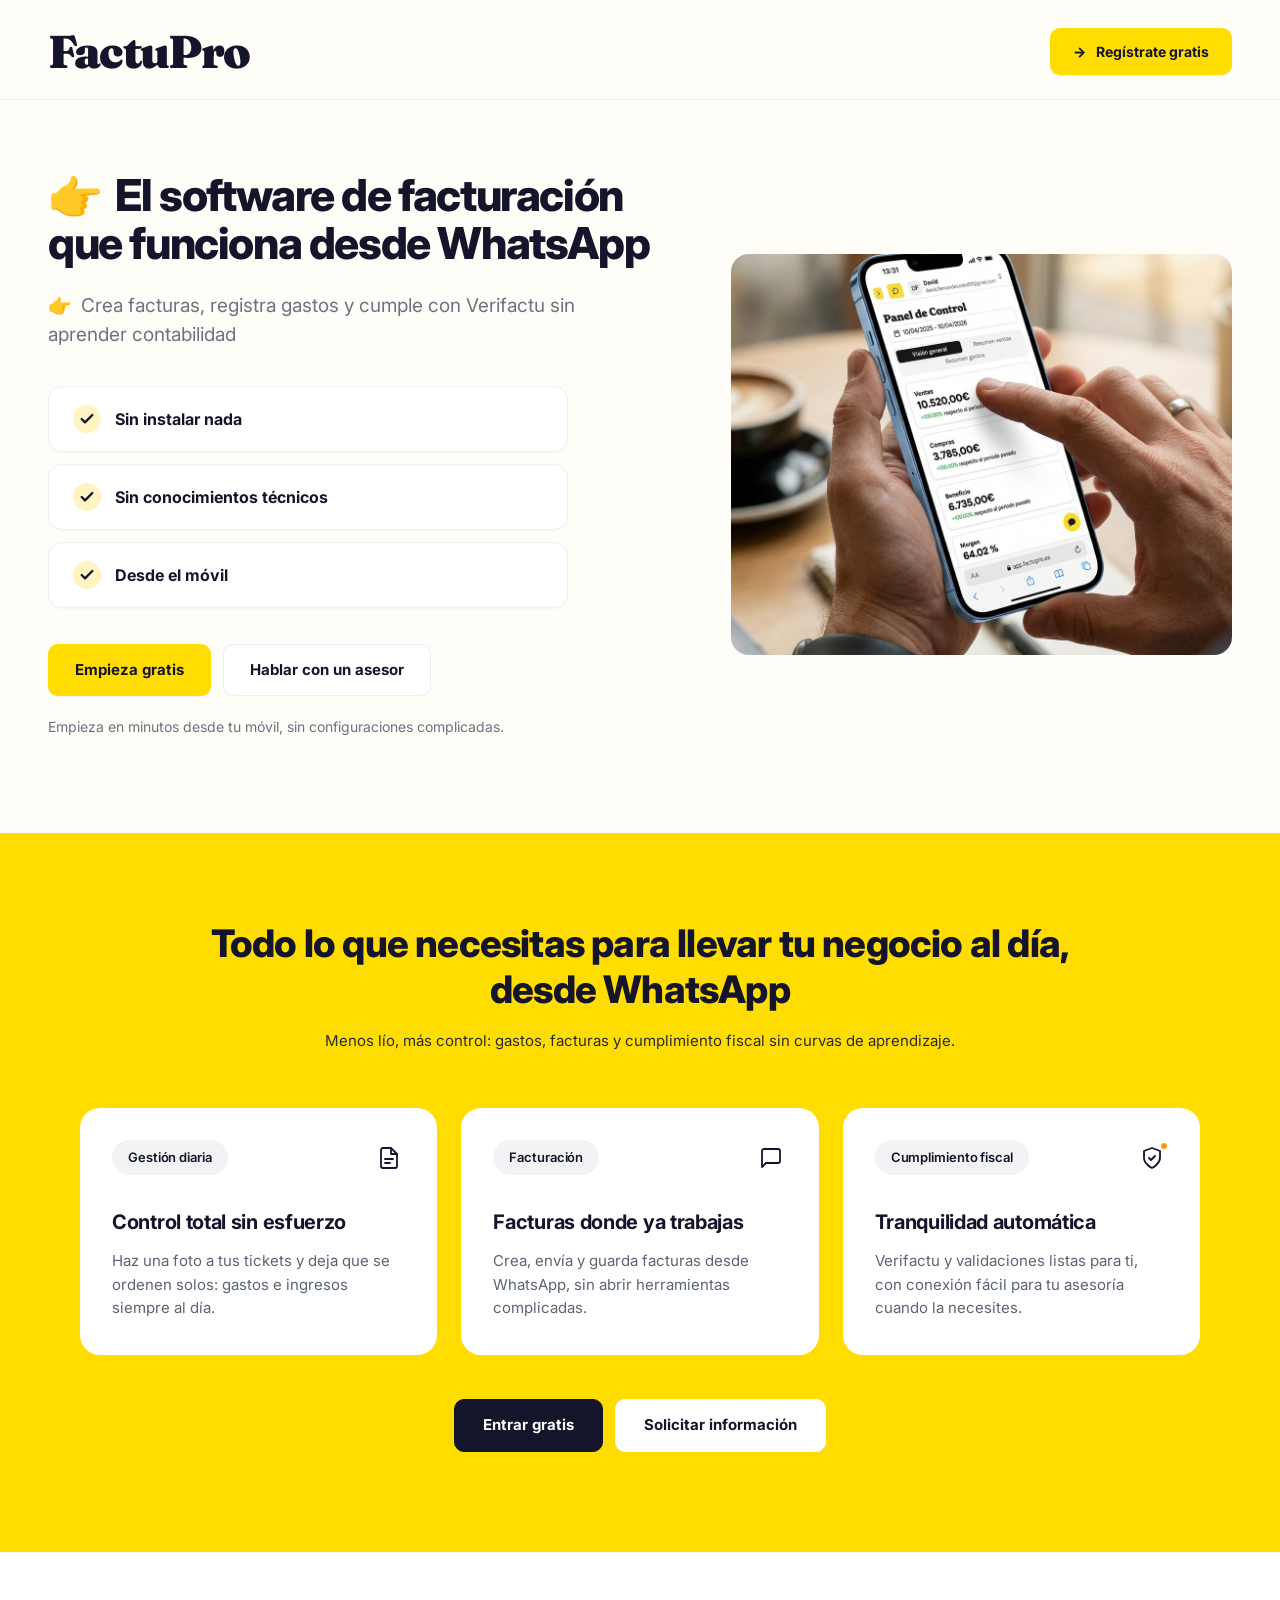
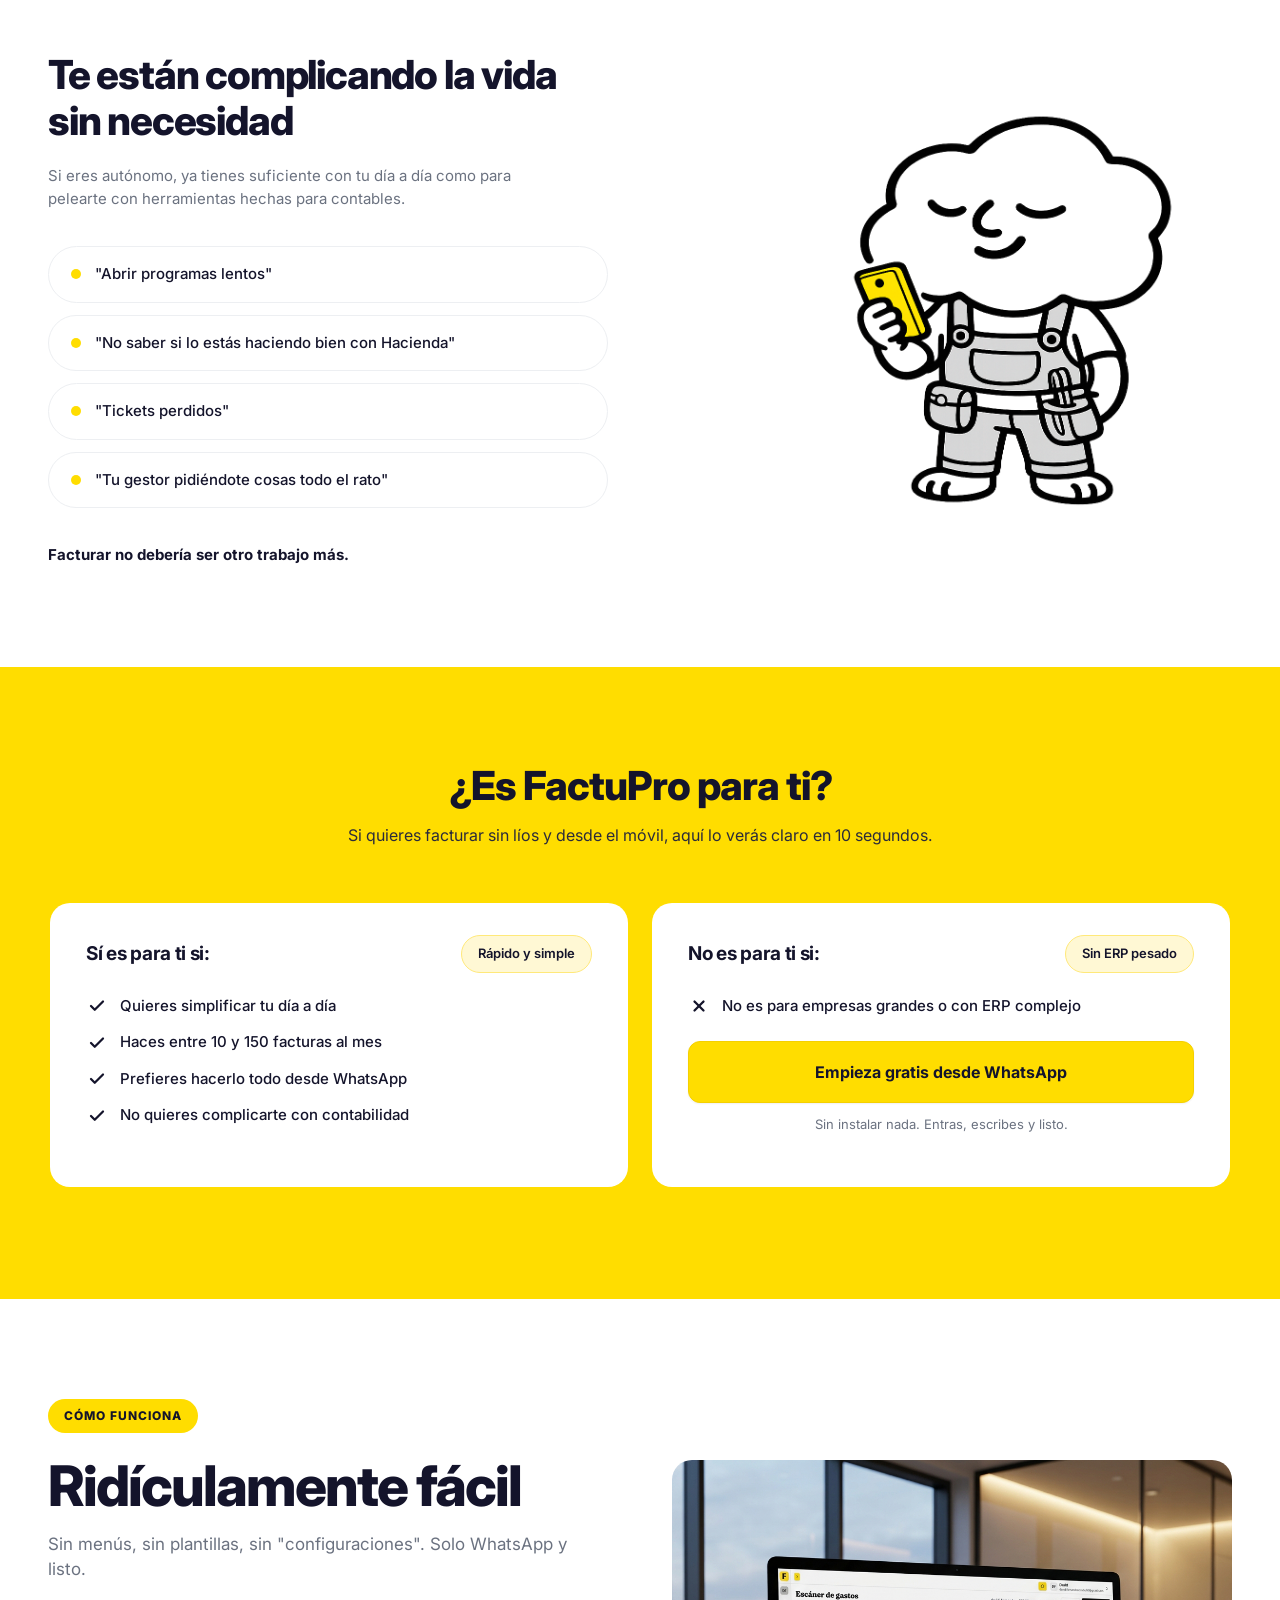
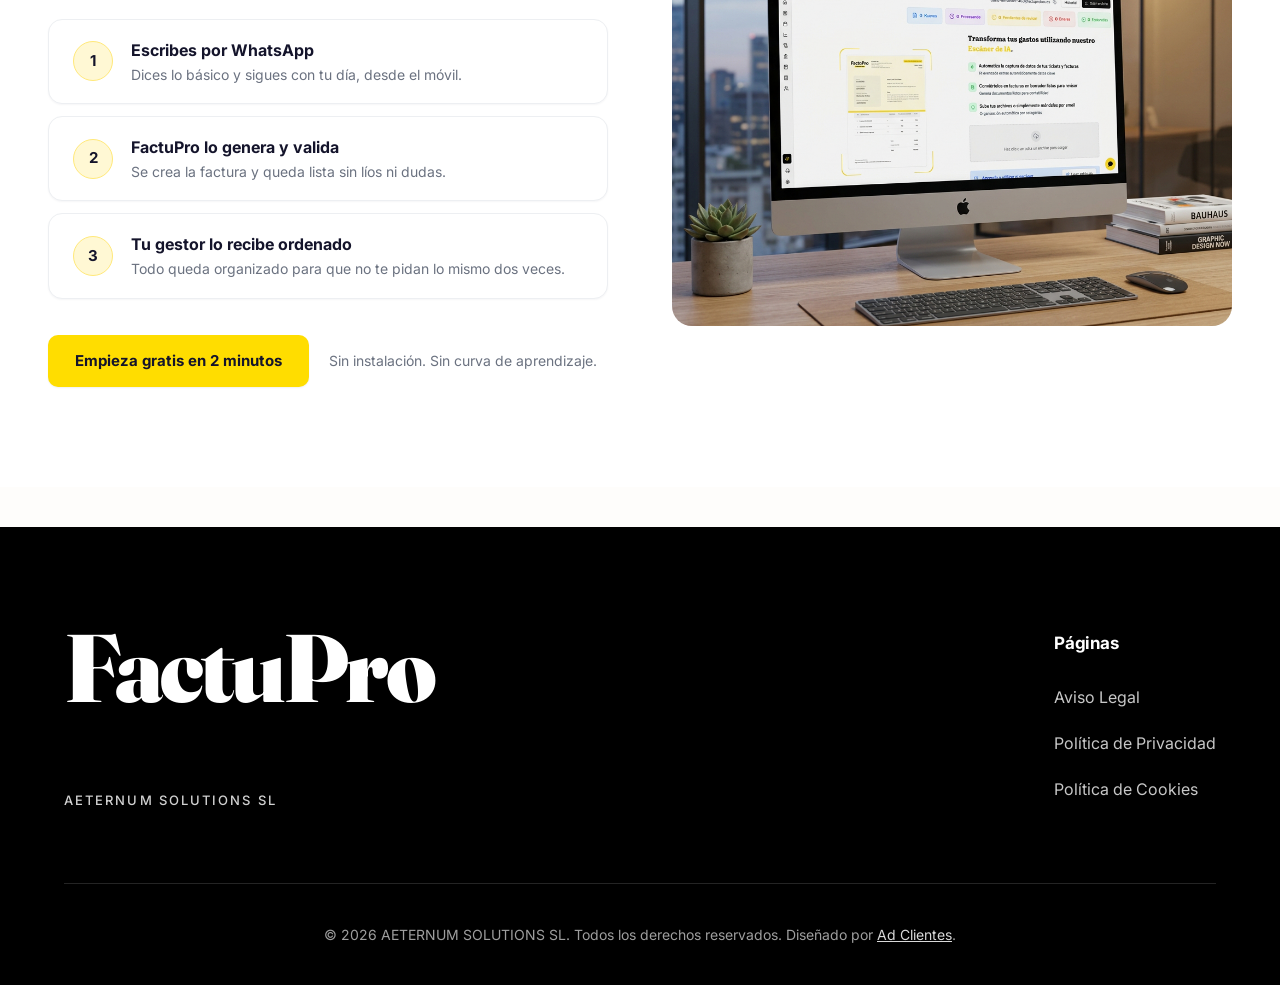
<file: software-de-facturacion/index.html>
<!DOCTYPE html>
<html lang="es">
<head>
  <meta charset="UTF-8" />
  <base href="/software-de-facturacion/" />
  <!-- Start cookieyes banner -->
  <script id="cookieyes" type="text/javascript" src="https://cdn-cookieyes.com/client_data/7185c98f9cda46b42181f2e853773d56/script.js"></script>
  <!-- End cookieyes banner -->
  <meta name="viewport" content="width=device-width, initial-scale=1.0" />
  <title>FactuPro — El software de facturación que funciona desde WhatsApp</title>
  <meta name="description" content="Crea facturas, registra gastos y cumple con Verifactu sin aprender contabilidad. Desde tu móvil, sin instalar nada." />

  <!-- Preload fonts -->
  <link rel="preconnect" href="https://fonts.googleapis.com" />
  <link rel="preconnect" href="https://fonts.gstatic.com" crossorigin />
  <link href="https://fonts.googleapis.com/css2?family=Fraunces:opsz,wght@9..144,700;9..144,900&family=Inter:wght@400;500;600;700;800&display=swap" rel="stylesheet" />

  <link rel="stylesheet" href="css/styles.css" />
</head>
<body>

  <!-- ============== HEADER ============== -->
  <header class="site-header">
    <div class="container header-inner">
      <a href="/" class="logo">FactuPro</a>
      <a href="https://app.factupro.es/registro" class="btn btn-primary btn-header" data-cta="header_signup">
        <span class="arrow">→</span> Regístrate gratis
      </a>
    </div>
  </header>

  <!-- ============== HERO ============== -->
  <section class="hero">
    <div class="container hero-grid">
      <div class="hero-copy">
        <h1 class="hero-title">
          <span class="emoji">👉</span> El software de facturación<br />
          que funciona desde WhatsApp
        </h1>
        <p class="hero-sub">
          <span class="emoji-sm">👉</span> Crea facturas, registra gastos y cumple con Verifactu sin aprender contabilidad
        </p>

        <ul class="hero-benefits">
          <li><span class="check"><svg viewBox="0 0 24 24" fill="none" stroke="currentColor" stroke-width="3.5" stroke-linecap="round" stroke-linejoin="round"><polyline points="20 6 9 17 4 12"/></svg></span> Sin instalar nada</li>
          <li><span class="check"><svg viewBox="0 0 24 24" fill="none" stroke="currentColor" stroke-width="3.5" stroke-linecap="round" stroke-linejoin="round"><polyline points="20 6 9 17 4 12"/></svg></span> Sin conocimientos técnicos</li>
          <li><span class="check"><svg viewBox="0 0 24 24" fill="none" stroke="currentColor" stroke-width="3.5" stroke-linecap="round" stroke-linejoin="round"><polyline points="20 6 9 17 4 12"/></svg></span> Desde el móvil</li>
        </ul>

        <div class="hero-ctas">
          <a href="https://app.factupro.es/registro" class="btn btn-primary" data-cta="hero_signup">Empieza gratis</a>
          <a href="#asesor" class="btn btn-secondary" data-cta="hero_advisor">Hablar con un asesor</a>
        </div>

        <p class="hero-note">Empieza en minutos desde tu móvil, sin configuraciones complicadas.</p>
      </div>

      <div class="hero-media">
        <div class="hero-image-wrap">
          <!-- Placeholder. Cámbialo por la imagen real del móvil con el dashboard -->
          <img src="assets/hero-mockup.jpg" alt="Dashboard FactuPro en móvil" class="hero-image" onerror="this.style.display='none'; this.parentElement.classList.add('placeholder');" />
          <div class="placeholder-text">📱 Imagen: móvil con dashboard</div>
        </div>
      </div>
    </div>
  </section>

  <!-- ============== FEATURES (banner amarillo) ============== -->
  <section class="features">
    <div class="container">
      <h2 class="features-title">
        Todo lo que necesitas para llevar tu negocio al día,<br />
        desde WhatsApp
      </h2>
      <p class="features-sub">
        Menos lío, más control: gastos, facturas y cumplimiento fiscal sin curvas de aprendizaje.
      </p>

      <div class="features-grid">
        <!-- Card 1 -->
        <article class="feature-card">
          <div class="feature-card-top">
            <span class="feature-tag">Gestión diaria</span>
            <span class="feature-icon">
              <svg viewBox="0 0 24 24" fill="none" stroke="currentColor" stroke-width="1.8" stroke-linecap="round" stroke-linejoin="round">
                <path d="M14 2H6a2 2 0 0 0-2 2v16a2 2 0 0 0 2 2h12a2 2 0 0 0 2-2V8z"/>
                <polyline points="14 2 14 8 20 8"/>
                <line x1="8" y1="13" x2="16" y2="13"/>
                <line x1="8" y1="17" x2="13" y2="17"/>
              </svg>
            </span>
          </div>
          <h3 class="feature-title">Control total sin esfuerzo</h3>
          <p class="feature-desc">
            Haz una foto a tus tickets y deja que se ordenen solos: gastos e ingresos siempre al día.
          </p>
        </article>

        <!-- Card 2 -->
        <article class="feature-card">
          <div class="feature-card-top">
            <span class="feature-tag">Facturación</span>
            <span class="feature-icon">
              <svg viewBox="0 0 24 24" fill="none" stroke="currentColor" stroke-width="1.8" stroke-linecap="round" stroke-linejoin="round">
                <path d="M21 15a2 2 0 0 1-2 2H7l-4 4V5a2 2 0 0 1 2-2h14a2 2 0 0 1 2 2z"/>
              </svg>
            </span>
          </div>
          <h3 class="feature-title">Facturas donde ya trabajas</h3>
          <p class="feature-desc">
            Crea, envía y guarda facturas desde WhatsApp, sin abrir herramientas complicadas.
          </p>
        </article>

        <!-- Card 3 -->
        <article class="feature-card">
          <div class="feature-card-top">
            <span class="feature-tag">Cumplimiento fiscal</span>
            <span class="feature-icon feature-icon-dot">
              <svg viewBox="0 0 24 24" fill="none" stroke="currentColor" stroke-width="1.8" stroke-linecap="round" stroke-linejoin="round">
                <path d="M12 22s8-4 8-10V5l-8-3-8 3v7c0 6 8 10 8 10z"/>
                <polyline points="9 12 11 14 15 10"/>
              </svg>
            </span>
          </div>
          <h3 class="feature-title">Tranquilidad automática</h3>
          <p class="feature-desc">
            Verifactu y validaciones listas para ti, con conexión fácil para tu asesoría cuando la necesites.
          </p>
        </article>
      </div>

      <div class="features-ctas">
        <a href="https://app.factupro.es/registro" class="btn btn-dark" data-cta="features_signup">Entrar gratis</a>
        <a href="#info" class="btn btn-white" data-cta="features_info">Solicitar información</a>
      </div>
    </div>
  </section>

  <!-- ============== PAIN POINTS ============== -->
  <section class="pain">
    <div class="container pain-grid">
      <div class="pain-copy">
        <h2 class="pain-title">
          Te están complicando la vida<br />
          sin necesidad
        </h2>
        <p class="pain-sub">
          Si eres autónomo, ya tienes suficiente con tu día a día como para pelearte con herramientas hechas para contables.
        </p>

        <ul class="pain-list">
          <li><span class="pain-dot"></span>"Abrir programas lentos"</li>
          <li><span class="pain-dot"></span>"No saber si lo estás haciendo bien con Hacienda"</li>
          <li><span class="pain-dot"></span>"Tickets perdidos"</li>
          <li><span class="pain-dot"></span>"Tu gestor pidiéndote cosas todo el rato"</li>
        </ul>

        <p class="pain-footer">Facturar no debería ser otro trabajo más.</p>
      </div>

      <div class="pain-media">
        <div class="pain-mascot" role="img" aria-label="Mascota FactuPro"></div>
      </div>
    </div>
  </section>

  <!-- ============== IS IT FOR YOU ============== -->
  <section class="foryou">
    <div class="container">
      <h2 class="foryou-title">¿Es FactuPro para ti?</h2>
      <p class="foryou-sub">Si quieres facturar sin líos y desde el móvil, aquí lo verás claro en 10 segundos.</p>

      <div class="foryou-grid">
        <article class="foryou-card">
          <div class="foryou-card-top">
            <h3 class="foryou-card-title">Sí es para ti si:</h3>
            <span class="foryou-tag">Rápido y simple</span>
          </div>
          <ul class="foryou-list">
            <li><span class="check-mini">
              <svg viewBox="0 0 24 24" fill="none" stroke="currentColor" stroke-width="3" stroke-linecap="round" stroke-linejoin="round"><polyline points="20 6 9 17 4 12"/></svg>
            </span>Quieres simplificar tu día a día</li>
            <li><span class="check-mini">
              <svg viewBox="0 0 24 24" fill="none" stroke="currentColor" stroke-width="3" stroke-linecap="round" stroke-linejoin="round"><polyline points="20 6 9 17 4 12"/></svg>
            </span>Haces entre 10 y 150 facturas al mes</li>
            <li><span class="check-mini">
              <svg viewBox="0 0 24 24" fill="none" stroke="currentColor" stroke-width="3" stroke-linecap="round" stroke-linejoin="round"><polyline points="20 6 9 17 4 12"/></svg>
            </span>Prefieres hacerlo todo desde WhatsApp</li>
            <li><span class="check-mini">
              <svg viewBox="0 0 24 24" fill="none" stroke="currentColor" stroke-width="3" stroke-linecap="round" stroke-linejoin="round"><polyline points="20 6 9 17 4 12"/></svg>
            </span>No quieres complicarte con contabilidad</li>
          </ul>
        </article>

        <article class="foryou-card">
          <div class="foryou-card-top">
            <h3 class="foryou-card-title">No es para ti si:</h3>
            <span class="foryou-tag">Sin ERP pesado</span>
          </div>
          <ul class="foryou-list">
            <li><span class="cross-mini">
              <svg viewBox="0 0 24 24" fill="none" stroke="currentColor" stroke-width="3" stroke-linecap="round" stroke-linejoin="round"><line x1="18" y1="6" x2="6" y2="18"/><line x1="6" y1="6" x2="18" y2="18"/></svg>
            </span>No es para empresas grandes o con ERP complejo</li>
          </ul>
          <a href="https://app.factupro.es/registro" class="btn foryou-cta" data-cta="foryou_signup">Empieza gratis desde WhatsApp</a>
          <p class="foryou-note">Sin instalar nada. Entras, escribes y listo.</p>
        </article>
      </div>
    </div>
  </section>

  <!-- ============== HOW IT WORKS ============== -->
  <section class="howit">
    <div class="container howit-grid">
      <div class="howit-copy">
        <span class="howit-tag">CÓMO FUNCIONA</span>
        <h2 class="howit-title">Ridículamente fácil</h2>
        <p class="howit-sub">Sin menús, sin plantillas, sin "configuraciones". Solo WhatsApp y listo.</p>

        <ul class="howit-steps">
          <li class="howit-step">
            <span class="howit-num">1</span>
            <div>
              <h3>Escribes por WhatsApp</h3>
              <p>Dices lo básico y sigues con tu día, desde el móvil.</p>
            </div>
          </li>
          <li class="howit-step">
            <span class="howit-num">2</span>
            <div>
              <h3>FactuPro lo genera y valida</h3>
              <p>Se crea la factura y queda lista sin líos ni dudas.</p>
            </div>
          </li>
          <li class="howit-step">
            <span class="howit-num">3</span>
            <div>
              <h3>Tu gestor lo recibe ordenado</h3>
              <p>Todo queda organizado para que no te pidan lo mismo dos veces.</p>
            </div>
          </li>
        </ul>

        <div class="howit-cta-row">
          <a href="https://app.factupro.es/registro" class="btn btn-primary" data-cta="howit_signup">Empieza gratis en 2 minutos</a>
          <span class="howit-note">Sin instalación. Sin curva de aprendizaje.</span>
        </div>
      </div>

      <div class="howit-media">
        <div class="howit-image-wrap">
          <img src="assets/imac-factupro.jpg" alt="FactuPro en escritorio" class="howit-image" onerror="this.style.display='none'; this.parentElement.classList.add('placeholder');" />
          <div class="placeholder-text">🖥️ Imagen: iMac con FactuPro</div>
        </div>
      </div>
    </div>
  </section>

  <!-- ============== FOOTER ============== -->
  <footer class="site-footer">
    <div class="footer-inner">
      <div class="footer-brand">
        <div class="footer-logo">FactuPro</div>
        <div class="footer-company">AETERNUM SOLUTIONS SL</div>
      </div>
      <nav class="footer-nav" aria-label="Enlaces legales">
        <h4 class="footer-nav-title">Páginas</h4>
        <ul>
          <li><a href="/aviso-legal">Aviso Legal</a></li>
          <li><a href="/politica-de-privacidad">Política de Privacidad</a></li>
          <li><a href="/politica-de-cookies">Política de Cookies</a></li>
        </ul>
      </nav>
    </div>
    <div class="footer-bottom">
      © 2026 AETERNUM SOLUTIONS SL. Todos los derechos reservados. Diseñado por <a href="#">Ad Clientes</a>.
    </div>
  </footer>

  <!-- ============== SCRIPTS ============== -->
  <script src="js/tracking.js"></script>
  <script src="js/modal.js"></script>
</body>
</html>
</file>
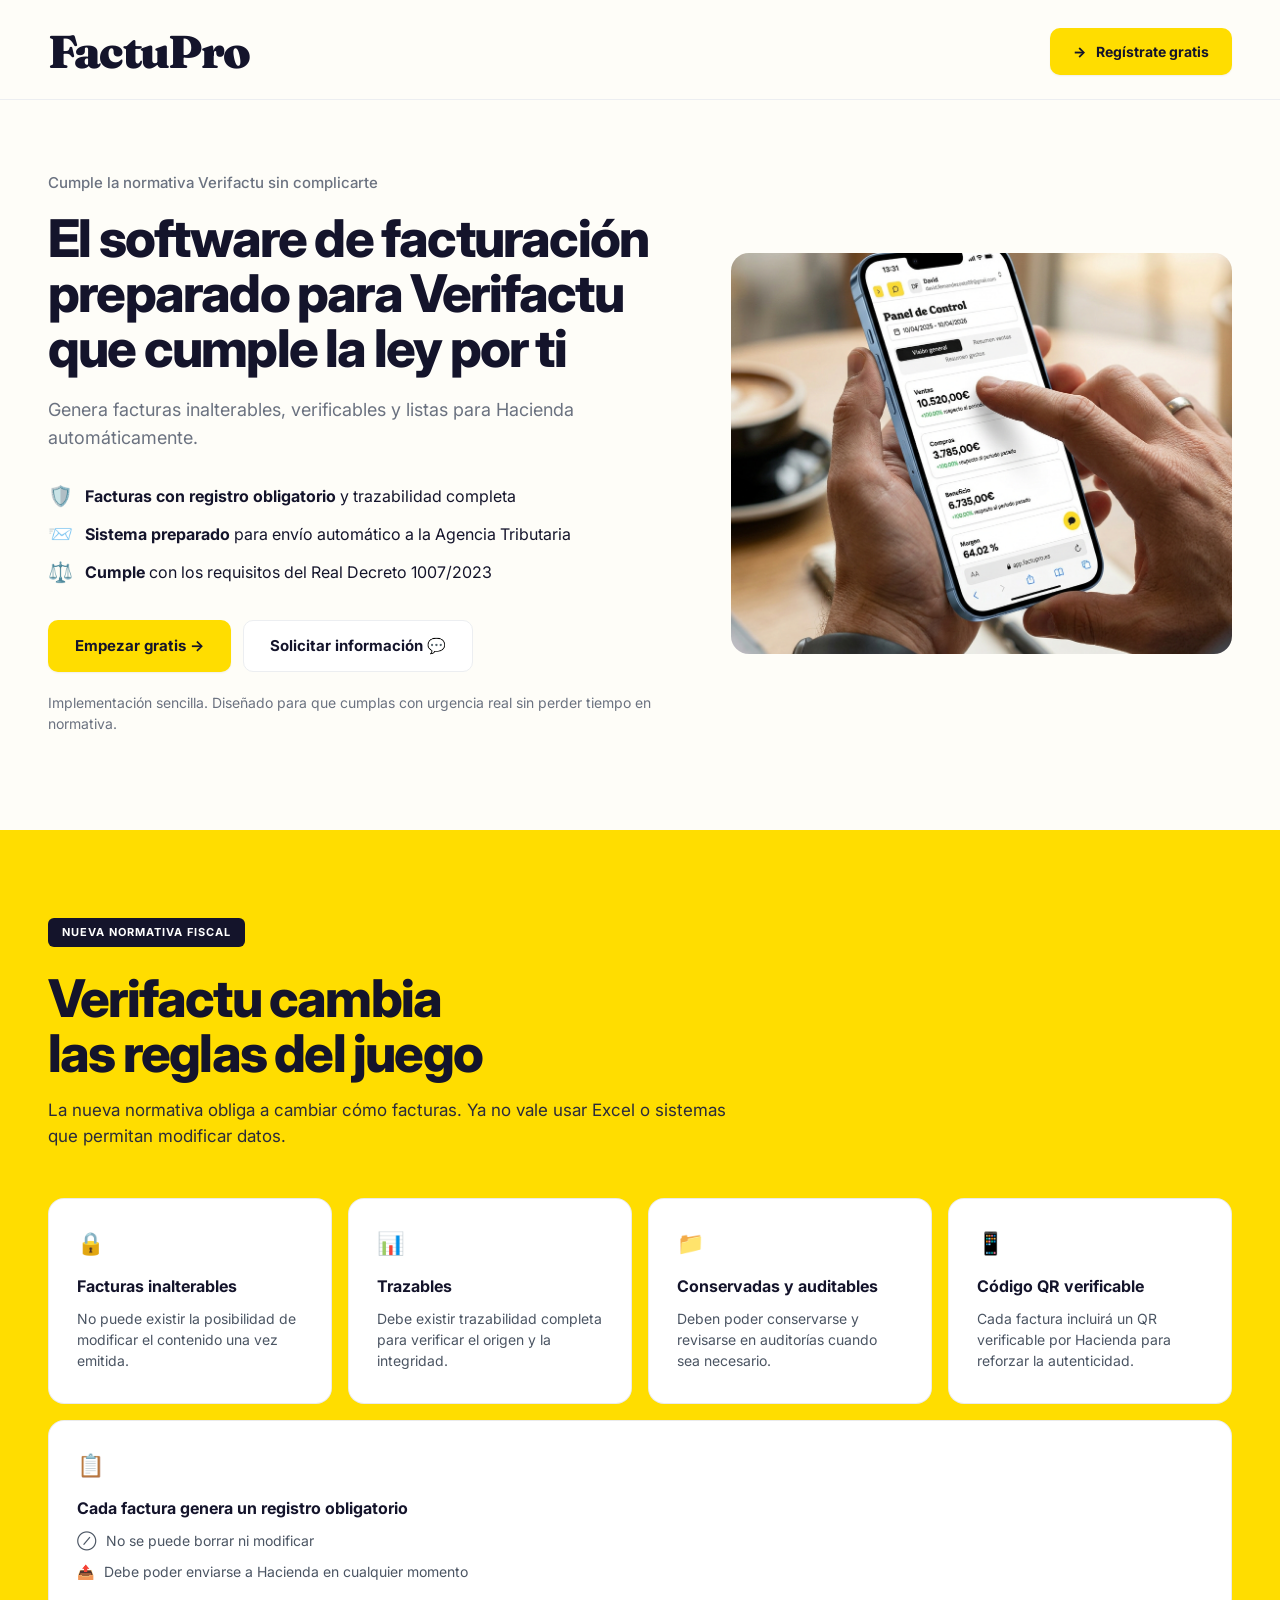
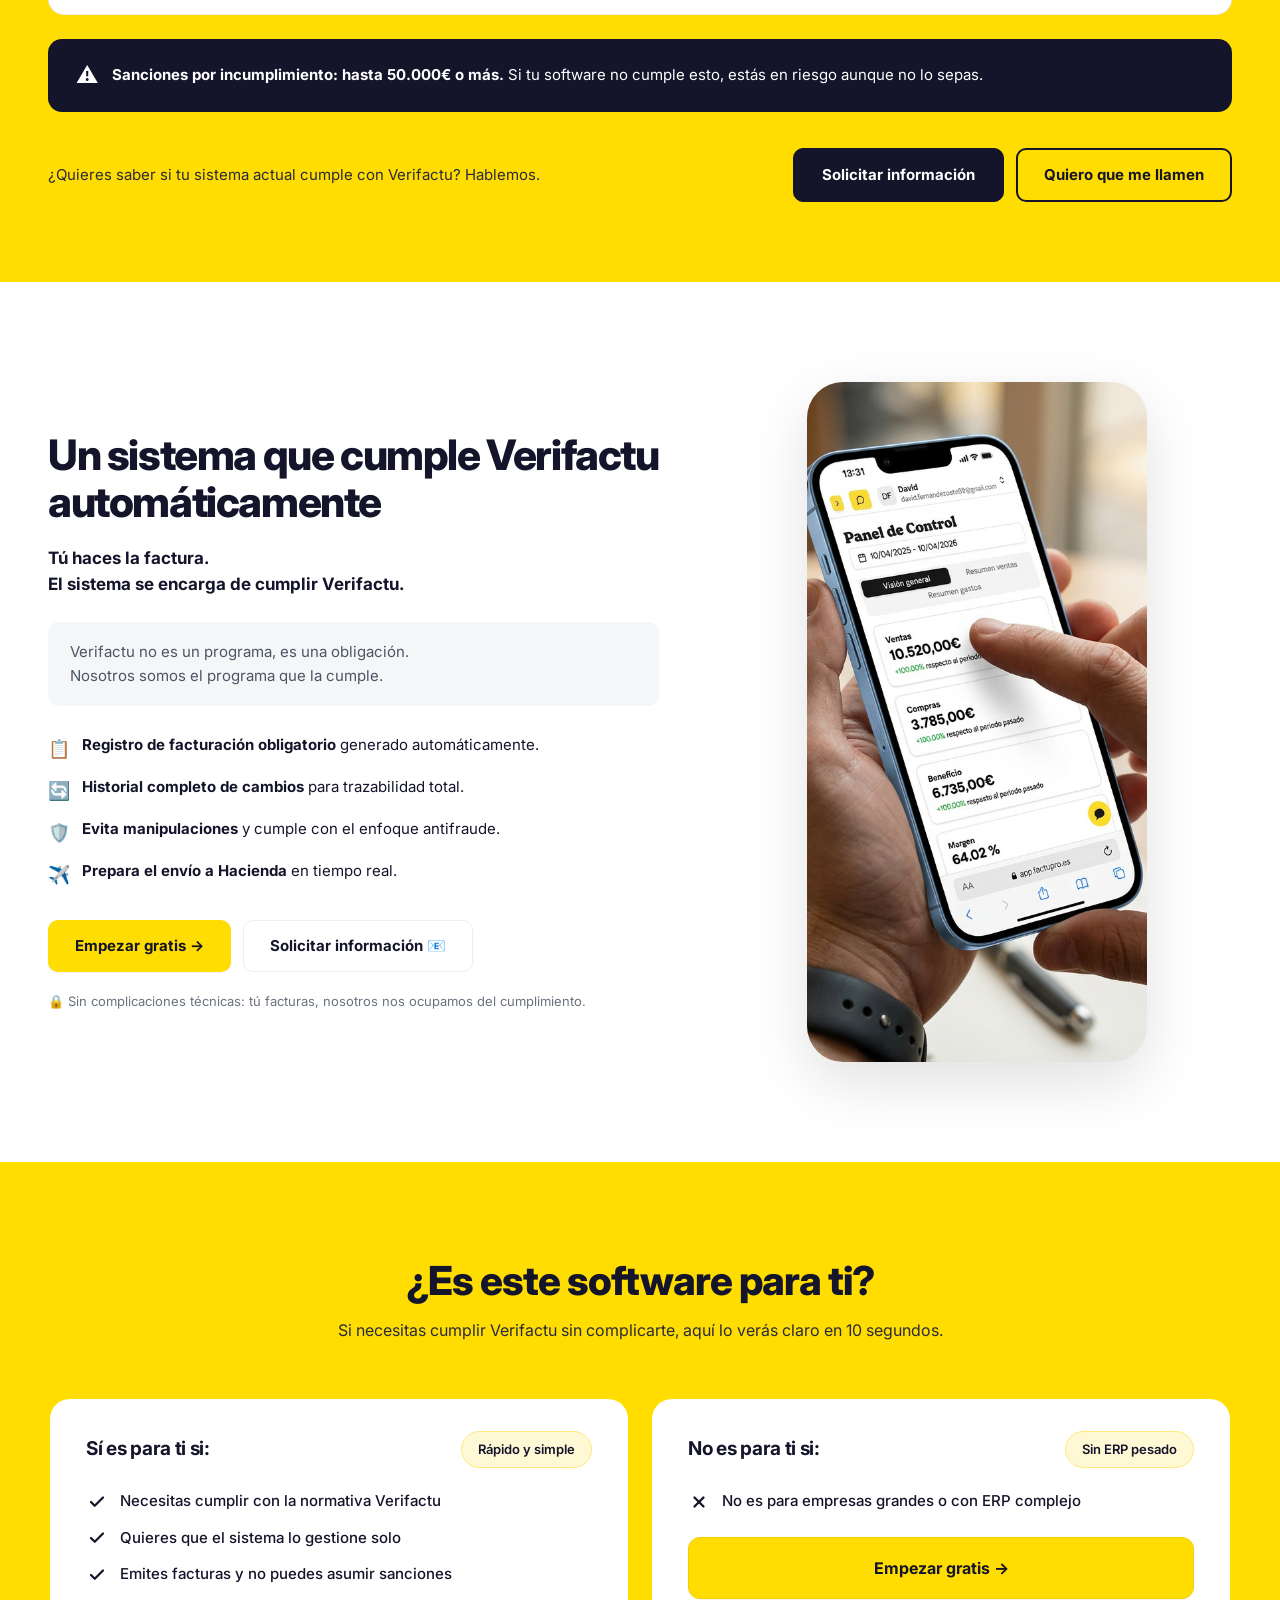
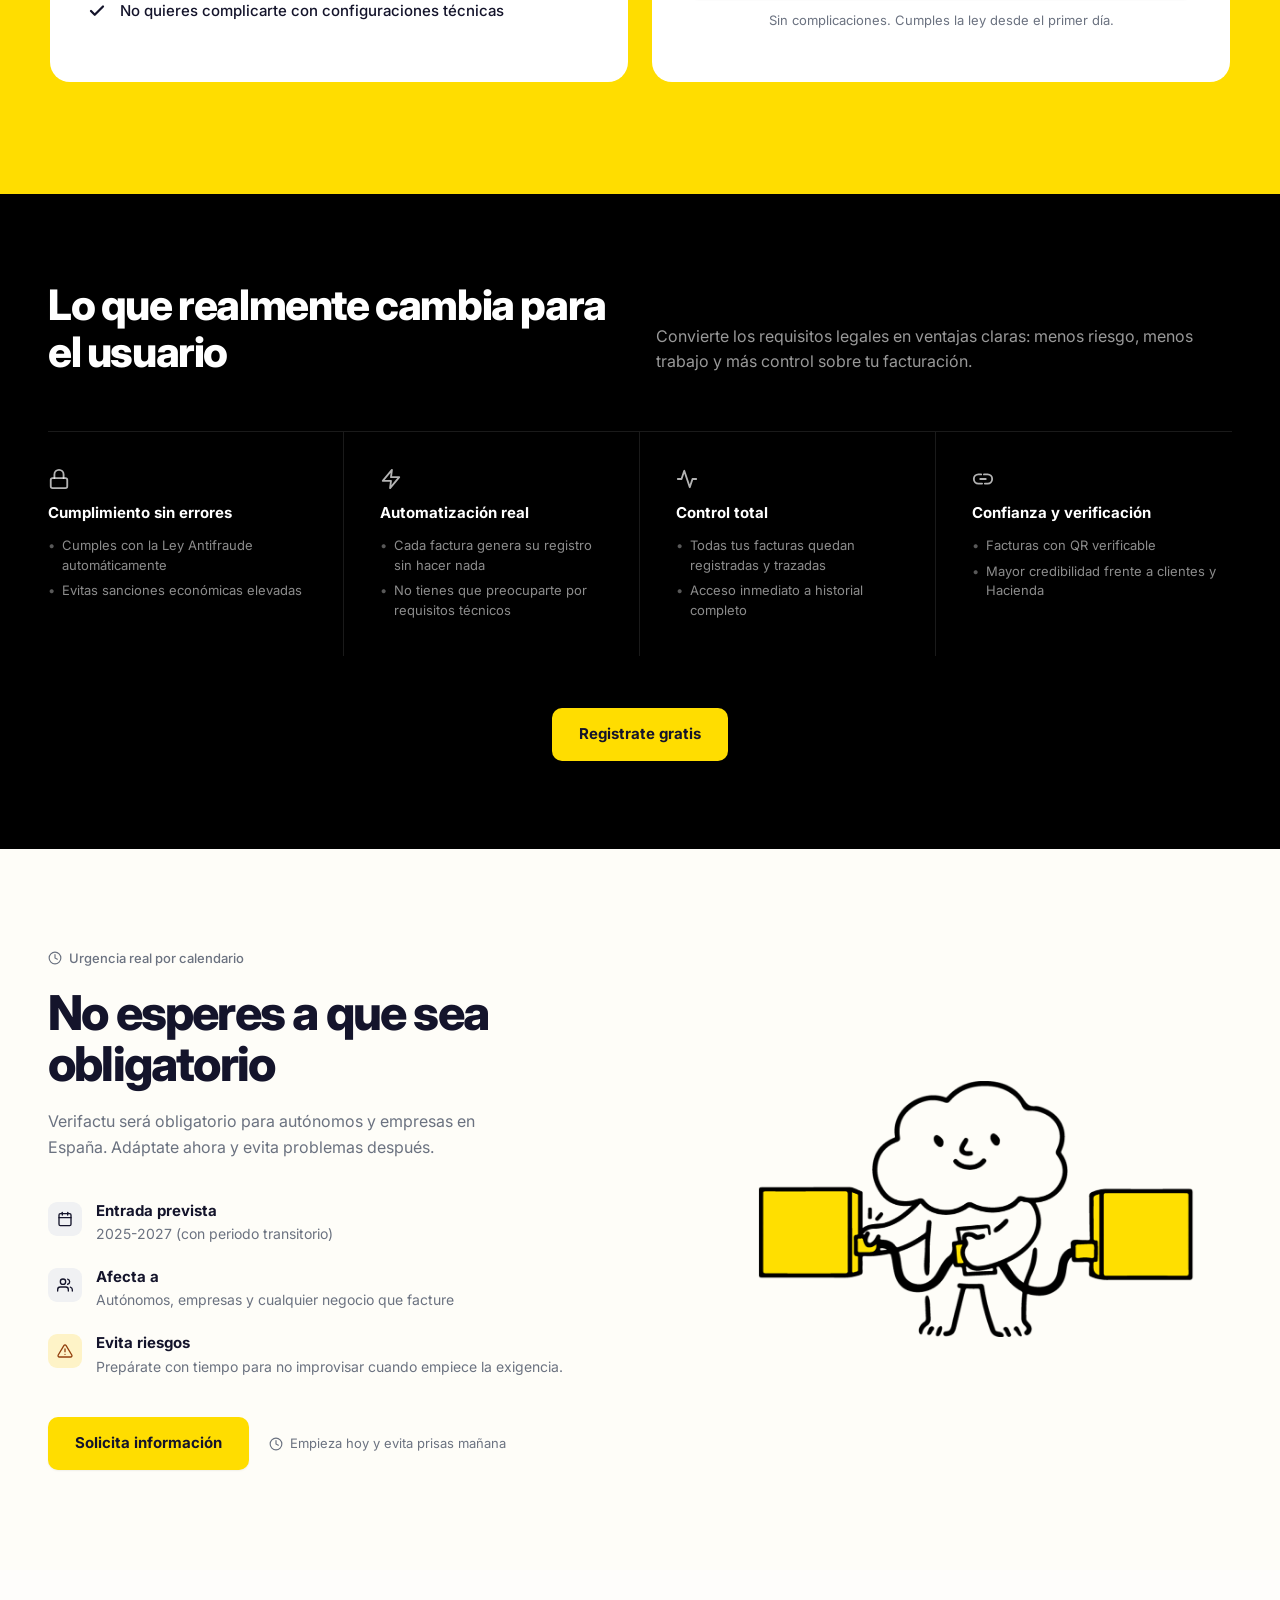
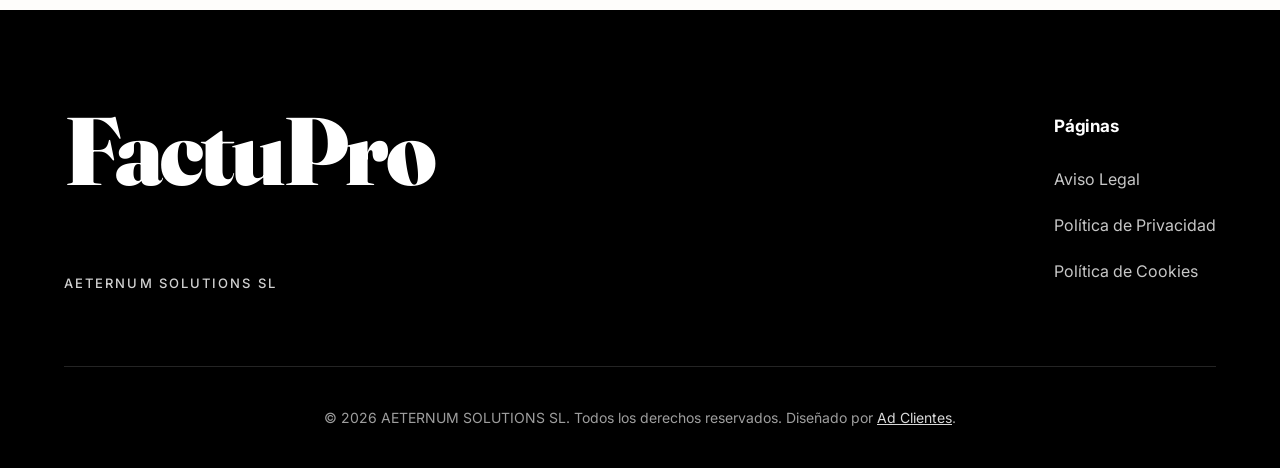
<file: software-verifactu/index.html>
<!DOCTYPE html>
<html lang="es">
<head>
  <meta charset="UTF-8" />
  <base href="/software-verifactu/" />
  <!-- Start cookieyes banner -->
  <script id="cookieyes" type="text/javascript" src="https://cdn-cookieyes.com/client_data/7185c98f9cda46b42181f2e853773d56/script.js"></script>
  <!-- End cookieyes banner -->
  <meta name="viewport" content="width=device-width, initial-scale=1.0" />
  <title>Software Verifactu — El software de facturación preparado para Verifactu</title>
  <meta name="description" content="Genera facturas inalterables, verificables y listas para Hacienda automáticamente. Cumple con el Real Decreto 1007/2023 sin complicarte." />

  <!-- Preload fonts -->
  <link rel="preconnect" href="https://fonts.googleapis.com" />
  <link rel="preconnect" href="https://fonts.gstatic.com" crossorigin />
  <link href="https://fonts.googleapis.com/css2?family=Fraunces:opsz,wght@9..144,700;9..144,900&family=Inter:wght@400;500;600;700;800&display=swap" rel="stylesheet" />

  <link rel="stylesheet" href="css/styles.css" />
</head>
<body>

  <!-- ============== HEADER ============== -->
  <header class="site-header">
    <div class="container header-inner">
      <a href="/" class="logo">FactuPro</a>
      <a href="https://app.factupro.es/registro" class="btn btn-primary btn-header" data-cta="header_signup">
        <span class="arrow">→</span> Regístrate gratis
      </a>
    </div>
  </header>

  <!-- ============== HERO ============== -->
  <section class="hero">
    <div class="container hero-grid">
      <div class="hero-copy">
        <p class="hero-eyebrow">Cumple la normativa Verifactu sin complicarte</p>
        <h1 class="hero-title">
          El software de facturación preparado para Verifactu que cumple la ley por ti
        </h1>
        <p class="hero-sub">
          Genera facturas inalterables, verificables y listas para Hacienda automáticamente.
        </p>

        <ul class="hero-benefits">
          <li><span class="benefit-icon">🛡️</span> <span><strong>Facturas con registro obligatorio</strong> y trazabilidad completa</span></li>
          <li><span class="benefit-icon">📨</span> <span><strong>Sistema preparado</strong> para envío automático a la Agencia Tributaria</span></li>
          <li><span class="benefit-icon">⚖️</span> <span><strong>Cumple</strong> con los requisitos del Real Decreto 1007/2023</span></li>
        </ul>

        <div class="hero-ctas">
          <a href="https://app.factupro.es/registro" class="btn btn-primary" data-cta="hero_signup">Empezar gratis →</a>
          <a href="#info" class="btn btn-secondary" data-cta="hero_info">Solicitar información 💬</a>
        </div>

        <p class="hero-note">Implementación sencilla. Diseñado para que cumplas con urgencia real sin perder tiempo en normativa.</p>
      </div>

      <div class="hero-media">
        <div class="hero-image-wrap">
          <img src="assets/hero-mockup.jpg" alt="Software Verifactu en laptop" class="hero-image" onerror="this.style.display='none'; this.parentElement.classList.add('placeholder');" />
          <div class="placeholder-text">💻 Imagen: laptop con logo Verifactu</div>
        </div>
      </div>
    </div>
  </section>

  <!-- ============== VERIFACTU RULES ============== -->
  <section class="vf-rules">
    <div class="container">
      <span class="vf-badge">NUEVA NORMATIVA FISCAL</span>
      <h2 class="vf-rules-title">Verifactu cambia<br />las reglas del juego</h2>
      <p class="vf-rules-sub">La nueva normativa obliga a cambiar cómo facturas. Ya no vale usar Excel o sistemas que permitan modificar datos.</p>

      <div class="vf-cards-grid">
        <article class="vf-card">
          <span class="vf-card-icon">🔒</span>
          <h3 class="vf-card-title">Facturas inalterables</h3>
          <p class="vf-card-desc">No puede existir la posibilidad de modificar el contenido una vez emitida.</p>
        </article>
        <article class="vf-card">
          <span class="vf-card-icon">📊</span>
          <h3 class="vf-card-title">Trazables</h3>
          <p class="vf-card-desc">Debe existir trazabilidad completa para verificar el origen y la integridad.</p>
        </article>
        <article class="vf-card">
          <span class="vf-card-icon">📁</span>
          <h3 class="vf-card-title">Conservadas y auditables</h3>
          <p class="vf-card-desc">Deben poder conservarse y revisarse en auditorías cuando sea necesario.</p>
        </article>
        <article class="vf-card">
          <span class="vf-card-icon">📱</span>
          <h3 class="vf-card-title">Código QR verificable</h3>
          <p class="vf-card-desc">Cada factura incluirá un QR verificable por Hacienda para reforzar la autenticidad.</p>
        </article>
        <article class="vf-card vf-card-wide">
          <span class="vf-card-icon">📋</span>
          <h3 class="vf-card-title">Cada factura genera un registro obligatorio</h3>
          <ul class="vf-card-list">
            <li><span class="vf-dot vf-dot-no">⊘</span> No se puede borrar ni modificar</li>
            <li><span class="vf-dot vf-dot-yes">📤</span> Debe poder enviarse a Hacienda en cualquier momento</li>
          </ul>
        </article>
      </div>

      <div class="vf-warning">
        <span class="vf-warning-icon">⚠️</span>
        <p><strong>Sanciones por incumplimiento: hasta 50.000€ o más.</strong> Si tu software no cumple esto, estás en riesgo aunque no lo sepas.</p>
      </div>

      <div class="vf-rules-footer">
        <p class="vf-rules-footer-text">¿Quieres saber si tu sistema actual cumple con Verifactu? Hablemos.</p>
        <div class="vf-rules-ctas">
          <a href="#info" class="btn btn-dark" data-cta="rules_info">Solicitar información</a>
          <a href="#chat" class="btn btn-yellow" data-cta="rules_chat">Quiero que me llamen</a>
        </div>
      </div>
    </div>
  </section>

  <!-- ============== AUTO CUMPLE ============== -->
  <section class="autocumple">
    <div class="container autocumple-grid">
      <div class="autocumple-copy">
        <h2 class="autocumple-title">Un sistema que cumple Verifactu automáticamente</h2>
        <p class="autocumple-lead"><strong>Tú haces la factura.<br />El sistema se encarga de cumplir Verifactu.</strong></p>

        <blockquote class="autocumple-quote">
          Verifactu no es un programa, es una obligación.<br />
          Nosotros somos el programa que la cumple.
        </blockquote>

        <ul class="autocumple-list">
          <li><span class="ac-icon">📋</span> <span><strong>Registro de facturación obligatorio</strong> generado automáticamente.</span></li>
          <li><span class="ac-icon">🔄</span> <span><strong>Historial completo de cambios</strong> para trazabilidad total.</span></li>
          <li><span class="ac-icon">🛡️</span> <span><strong>Evita manipulaciones</strong> y cumple con el enfoque antifraude.</span></li>
          <li><span class="ac-icon">✈️</span> <span><strong>Prepara el envío a Hacienda</strong> en tiempo real.</span></li>
        </ul>

        <div class="autocumple-ctas">
          <a href="https://app.factupro.es/registro" class="btn btn-primary" data-cta="ac_signup">Empezar gratis →</a>
          <a href="#info" class="btn btn-secondary" data-cta="ac_info">Solicitar información 📧</a>
        </div>

        <p class="autocumple-note">🔒 Sin complicaciones técnicas: tú facturas, nosotros nos ocupamos del cumplimiento.</p>
      </div>

      <div class="autocumple-media">
        <div class="autocumple-image-wrap">
          <img src="assets/hero-mockup.jpg" alt="Verifactu en móvil" class="autocumple-image" onerror="this.style.display='none'; this.parentElement.classList.add('placeholder');" />
          <div class="placeholder-text">📱 Imagen: móvil con logo Verifactu</div>
        </div>
      </div>
    </div>
  </section>

  <!-- ============== IS IT FOR YOU ============== -->
  <section class="foryou">
    <div class="container">
      <h2 class="foryou-title">¿Es este software para ti?</h2>
      <p class="foryou-sub">Si necesitas cumplir Verifactu sin complicarte, aquí lo verás claro en 10 segundos.</p>

      <div class="foryou-grid">
        <article class="foryou-card">
          <div class="foryou-card-top">
            <h3 class="foryou-card-title">Sí es para ti si:</h3>
            <span class="foryou-tag">Rápido y simple</span>
          </div>
          <ul class="foryou-list">
            <li><span class="check-mini">
              <svg viewBox="0 0 24 24" fill="none" stroke="currentColor" stroke-width="3" stroke-linecap="round" stroke-linejoin="round"><polyline points="20 6 9 17 4 12"/></svg>
            </span>Necesitas cumplir con la normativa Verifactu</li>
            <li><span class="check-mini">
              <svg viewBox="0 0 24 24" fill="none" stroke="currentColor" stroke-width="3" stroke-linecap="round" stroke-linejoin="round"><polyline points="20 6 9 17 4 12"/></svg>
            </span>Quieres que el sistema lo gestione solo</li>
            <li><span class="check-mini">
              <svg viewBox="0 0 24 24" fill="none" stroke="currentColor" stroke-width="3" stroke-linecap="round" stroke-linejoin="round"><polyline points="20 6 9 17 4 12"/></svg>
            </span>Emites facturas y no puedes asumir sanciones</li>
            <li><span class="check-mini">
              <svg viewBox="0 0 24 24" fill="none" stroke="currentColor" stroke-width="3" stroke-linecap="round" stroke-linejoin="round"><polyline points="20 6 9 17 4 12"/></svg>
            </span>No quieres complicarte con configuraciones técnicas</li>
          </ul>
        </article>

        <article class="foryou-card">
          <div class="foryou-card-top">
            <h3 class="foryou-card-title">No es para ti si:</h3>
            <span class="foryou-tag">Sin ERP pesado</span>
          </div>
          <ul class="foryou-list">
            <li><span class="cross-mini">
              <svg viewBox="0 0 24 24" fill="none" stroke="currentColor" stroke-width="3" stroke-linecap="round" stroke-linejoin="round"><line x1="18" y1="6" x2="6" y2="18"/><line x1="6" y1="6" x2="18" y2="18"/></svg>
            </span>No es para empresas grandes o con ERP complejo</li>
          </ul>
          <a href="https://app.factupro.es/registro" class="btn foryou-cta" data-cta="foryou_signup">Empezar gratis →</a>
          <p class="foryou-note">Sin complicaciones. Cumples la ley desde el primer día.</p>
        </article>
      </div>
    </div>
  </section>

  <!-- ============== BENEFICIOS DARK ============== -->
  <section class="benefits-dark">
    <div class="container">
      <div class="bd-header">
        <h2 class="bd-title">Lo que realmente cambia para el usuario</h2>
        <p class="bd-sub">Convierte los requisitos legales en ventajas claras: menos riesgo, menos trabajo y más control sobre tu facturación.</p>
      </div>

      <div class="bd-grid">
        <div class="bd-item">
          <span class="bd-icon"><svg viewBox="0 0 24 24" fill="none" stroke="currentColor" stroke-width="2" stroke-linecap="round" stroke-linejoin="round"><rect x="3" y="11" width="18" height="11" rx="2"/><path d="M7 11V7a5 5 0 0 1 10 0v4"/></svg></span>
          <h3 class="bd-item-title">Cumplimiento sin errores</h3>
          <ul class="bd-item-list">
            <li>Cumples con la Ley Antifraude automáticamente</li>
            <li>Evitas sanciones económicas elevadas</li>
          </ul>
        </div>
        <div class="bd-item">
          <span class="bd-icon"><svg viewBox="0 0 24 24" fill="none" stroke="currentColor" stroke-width="2" stroke-linecap="round" stroke-linejoin="round"><polygon points="13 2 3 14 12 14 11 22 21 10 12 10 13 2"/></svg></span>
          <h3 class="bd-item-title">Automatización real</h3>
          <ul class="bd-item-list">
            <li>Cada factura genera su registro sin hacer nada</li>
            <li>No tienes que preocuparte por requisitos técnicos</li>
          </ul>
        </div>
        <div class="bd-item">
          <span class="bd-icon"><svg viewBox="0 0 24 24" fill="none" stroke="currentColor" stroke-width="2" stroke-linecap="round" stroke-linejoin="round"><polyline points="22 12 18 12 15 21 9 3 6 12 2 12"/></svg></span>
          <h3 class="bd-item-title">Control total</h3>
          <ul class="bd-item-list">
            <li>Todas tus facturas quedan registradas y trazadas</li>
            <li>Acceso inmediato a historial completo</li>
          </ul>
        </div>
        <div class="bd-item">
          <span class="bd-icon"><svg viewBox="0 0 24 24" fill="none" stroke="currentColor" stroke-width="2" stroke-linecap="round" stroke-linejoin="round"><path d="M9 12h6"/><path d="M11 17H7a5 5 0 0 1 0-10h3"/><path d="M13 7h4a5 5 0 0 1 0 10h-3"/></svg></span>
          <h3 class="bd-item-title">Confianza y verificación</h3>
          <ul class="bd-item-list">
            <li>Facturas con QR verificable</li>
            <li>Mayor credibilidad frente a clientes y Hacienda</li>
          </ul>
        </div>
      </div>

      <div class="bd-cta">
        <a href="https://app.factupro.es/registro" class="btn btn-primary" data-cta="bd_signup">Registrate gratis</a>
      </div>
    </div>
  </section>

  <!-- ============== URGENCIA ============== -->
  <section class="urgencia">
    <div class="container urgencia-grid">
      <div class="urgencia-copy">
        <p class="urgencia-eyebrow">
          <svg viewBox="0 0 24 24" fill="none" stroke="currentColor" stroke-width="2" stroke-linecap="round" stroke-linejoin="round" width="14" height="14"><circle cx="12" cy="12" r="10"/><polyline points="12 6 12 12 16 14"/></svg>
          Urgencia real por calendario
        </p>
        <h2 class="urgencia-title">No esperes a que sea obligatorio</h2>
        <p class="urgencia-sub">Verifactu será obligatorio para autónomos y empresas en España. Adáptate ahora y evita problemas después.</p>

        <ul class="urgencia-list">
          <li>
            <span class="urgencia-icon">
              <svg viewBox="0 0 24 24" fill="none" stroke="currentColor" stroke-width="2" stroke-linecap="round" stroke-linejoin="round"><rect x="3" y="4" width="18" height="18" rx="2"/><line x1="16" y1="2" x2="16" y2="6"/><line x1="8" y1="2" x2="8" y2="6"/><line x1="3" y1="10" x2="21" y2="10"/></svg>
            </span>
            <div>
              <strong>Entrada prevista</strong>
              <p>2025-2027 (con periodo transitorio)</p>
            </div>
          </li>
          <li>
            <span class="urgencia-icon">
              <svg viewBox="0 0 24 24" fill="none" stroke="currentColor" stroke-width="2" stroke-linecap="round" stroke-linejoin="round"><path d="M17 21v-2a4 4 0 0 0-4-4H5a4 4 0 0 0-4 4v2"/><circle cx="9" cy="7" r="4"/><path d="M23 21v-2a4 4 0 0 0-3-3.87"/><path d="M16 3.13a4 4 0 0 1 0 7.75"/></svg>
            </span>
            <div>
              <strong>Afecta a</strong>
              <p>Autónomos, empresas y cualquier negocio que facture</p>
            </div>
          </li>
          <li>
            <span class="urgencia-icon urgencia-icon-warning">
              <svg viewBox="0 0 24 24" fill="none" stroke="currentColor" stroke-width="2" stroke-linecap="round" stroke-linejoin="round"><path d="M10.29 3.86L1.82 18a2 2 0 0 0 1.71 3h16.94a2 2 0 0 0 1.71-3L13.71 3.86a2 2 0 0 0-3.42 0z"/><line x1="12" y1="9" x2="12" y2="13"/><line x1="12" y1="17" x2="12.01" y2="17"/></svg>
            </span>
            <div>
              <strong>Evita riesgos</strong>
              <p>Prepárate con tiempo para no improvisar cuando empiece la exigencia.</p>
            </div>
          </li>
        </ul>

        <div class="urgencia-ctas">
          <a href="#info" class="btn btn-primary" data-cta="urgencia_info">Solicita información</a>
          <span class="urgencia-note">
            <svg viewBox="0 0 24 24" fill="none" stroke="currentColor" stroke-width="2" stroke-linecap="round" stroke-linejoin="round" width="14" height="14"><circle cx="12" cy="12" r="10"/><polyline points="12 6 12 12 16 14"/></svg>
            Empieza hoy y evita prisas mañana
          </span>
        </div>
      </div>

      <div class="urgencia-media">
        <img src="assets/urgencia-mascot.png" alt="Ilustración Verifactu" class="urgencia-mascot" onerror="this.style.display='none';" />
      </div>
    </div>
  </section>

  <!-- ============== FOOTER ============== -->
  <footer class="site-footer">
    <div class="footer-inner">
      <div class="footer-brand">
        <div class="footer-logo">FactuPro</div>
        <div class="footer-company">AETERNUM SOLUTIONS SL</div>
      </div>
      <nav class="footer-nav" aria-label="Enlaces legales">
        <h4 class="footer-nav-title">Páginas</h4>
        <ul>
          <li><a href="/aviso-legal">Aviso Legal</a></li>
          <li><a href="/politica-de-privacidad">Política de Privacidad</a></li>
          <li><a href="/politica-de-cookies">Política de Cookies</a></li>
        </ul>
      </nav>
    </div>
    <div class="footer-bottom">
      © 2026 AETERNUM SOLUTIONS SL. Todos los derechos reservados. Diseñado por <a href="#">Ad Clientes</a>.
    </div>
  </footer>

  <!-- ============== SCRIPTS ============== -->
  <script src="js/tracking.js"></script>
  <script src="js/modal.js"></script>
</body>
</html>
</file>
<file: creacion-de-facturas-online/css/styles.css>
/* ============ RESET ============ */
*,
*::before,
*::after { box-sizing: border-box; }
html, body { margin: 0; padding: 0; }
body {
  font-family: 'Inter', -apple-system, BlinkMacSystemFont, sans-serif;
  color: #1f1f2e;
  background: #fefdfb; /* tono crema muy sutil */
  line-height: 1.5;
  -webkit-font-smoothing: antialiased;
}
img { max-width: 100%; display: block; }
a { text-decoration: none; color: inherit; }
ul { list-style: none; margin: 0; padding: 0; }
button { font-family: inherit; cursor: pointer; }

/* ============ TOKENS ============ */
:root {
  --yellow: #FFDD00;         /* amarillo más cálido tipo FactuPro */
  --yellow-hover: #F5D000;
  --dark: #14142b;           /* navy casi negro */
  --gray-700: #4b5563;
  --gray-600: #6b7280;
  --gray-400: #9ca3af;
  --gray-200: #eceef1;
  --gray-100: #f5f6f8;
  --cream: #fefdf8;           /* crema cálida */
  --radius: 12px;
  --shadow-card: 0 1px 2px rgba(17, 24, 39, 0.04);
}

/* ============ LAYOUT ============ */
.container {
  max-width: 1320px;
  margin: 0 auto;
  padding: 0 48px;
}

/* ============ HEADER ============ */
.site-header {
  padding: 28px 0 24px;
  background: var(--cream);
  border-bottom: 1px solid var(--gray-200);
}
.header-inner {
  display: flex;
  align-items: center;
  justify-content: space-between;
}
.logo {
  font-family: 'Fraunces', Georgia, serif;
  font-size: 46px;
  font-weight: 900;
  color: var(--dark);
  letter-spacing: -1.8px;
  line-height: 1;
}

/* ============ BUTTONS ============ */
.btn {
  display: inline-flex;
  align-items: center;
  gap: 8px;
  padding: 14px 26px;
  border-radius: 10px;
  font-weight: 700;
  font-size: 15px;
  transition: transform .15s ease, background .15s ease, box-shadow .15s ease;
  border: 1.5px solid transparent;
  font-family: 'Inter', sans-serif;
  color: var(--dark);
}
.btn-primary {
  background: var(--yellow);
  color: var(--dark);
  box-shadow: 0 1px 2px rgba(0,0,0,0.06);
}
.btn-primary:hover { background: var(--yellow-hover); transform: translateY(-1px); }
.btn-secondary {
  background: #fff;
  color: var(--dark);
  border-color: var(--gray-200);
}
.btn-secondary:hover { border-color: var(--dark); }
.btn-header { padding: 12px 22px; font-size: 14px; }
.btn-header .arrow { font-weight: 800; margin-right: 2px; }

/* ============ HERO ============ */
.hero {
  padding: 80px 0 96px;
  background: #fff;
}
.hero-grid {
  display: grid;
  grid-template-columns: 1fr 1fr;
  gap: 64px;
  align-items: center;
}
.hero-copy { max-width: 640px; }
.hero-title {
  font-family: 'Inter', sans-serif;
  font-size: 52px;
  line-height: 1.06;
  margin: 0 0 20px;
  font-weight: 800;
  letter-spacing: -1.8px;
  color: var(--dark);
}
.hero-sub {
  font-size: 18px;
  color: #6b7280;
  margin: 0 0 32px;
  max-width: 520px;
  line-height: 1.55;
  font-weight: 400;
}

.hero-benefits {
  display: flex;
  flex-direction: column;
  gap: 10px;
  margin: 0 0 36px;
}
.hero-benefits li {
  display: flex;
  align-items: center;
  gap: 10px;
  font-size: 16px;
  font-weight: 500;
  color: var(--dark);
}
.hero-benefits .check {
  display: inline-flex;
  align-items: center;
  justify-content: center;
  flex-shrink: 0;
  color: var(--dark);
}
.hero-benefits .check svg {
  width: 16px;
  height: 16px;
}

.hero-ctas {
  display: flex;
  gap: 12px;
  margin-bottom: 20px;
  flex-wrap: wrap;
}

.hero-note {
  color: var(--gray-600);
  font-size: 14px;
  margin: 0;
}

/* ============ HERO MEDIA ============ */
.hero-media { display: flex; justify-content: center; }
.hero-image-wrap {
  position: relative;
  width: 100%;
  max-width: 580px;
  aspect-ratio: 0.85 / 1;
  border-radius: 24px;
  overflow: hidden;
  background: #e8e8e8;
}
.hero-image {
  width: 100%;
  height: 100%;
  object-fit: cover;
}
.hero-image-wrap.placeholder { display: flex; align-items: center; justify-content: center; }
.placeholder-text {
  display: none;
  color: var(--gray-600);
  font-size: 14px;
  text-align: center;
  padding: 20px;
}
.hero-image-wrap.placeholder .placeholder-text { display: block; }

/* ============ PROBLEMAS (SECCIÓN 2) ============ */
.problemas {
  background: #333333;
  padding: 88px 0 96px;
}
.problemas-head {
  text-align: center;
  margin-bottom: 52px;
}
.problemas-title {
  font-family: 'Inter', sans-serif;
  font-size: 30px;
  font-weight: 700;
  color: #fff;
  margin: 0 0 14px;
  letter-spacing: -0.5px;
  line-height: 1.25;
}
.problemas-sub {
  font-size: 16px;
  color: #b0b0b0;
  margin: 0;
  line-height: 1.55;
}
.problemas-grid {
  display: grid;
  grid-template-columns: 1fr 1fr;
  gap: 16px;
  max-width: 960px;
  margin: 0 auto;
}
.problema-card {
  background: #4a4a4a;
  border-radius: 14px;
  padding: 28px 32px 32px;
}
.problema-card-head {
  display: flex;
  align-items: center;
  gap: 14px;
  margin-bottom: 12px;
}
.problema-icon {
  display: inline-flex;
  align-items: center;
  justify-content: center;
  width: 34px;
  height: 34px;
  flex-shrink: 0;
  color: var(--yellow);
}
.problema-icon svg {
  width: 22px;
  height: 22px;
}
.problema-title {
  font-size: 16px;
  font-weight: 700;
  color: #fff;
  margin: 0;
  letter-spacing: -0.2px;
}
.problema-desc {
  font-size: 14px;
  color: #a8a8a8;
  margin: 0;
  line-height: 1.6;
  padding-left: 48px;
}
@media (max-width: 960px) {
  .problemas-grid { grid-template-columns: 1fr; max-width: 520px; }
  .problemas-title { font-size: 24px; }
}

/* ============ COMO CREAR (SECCIÓN 4) ============ */
.comocrea {
  background: var(--yellow);
  padding: 64px 0 72px;
}
.comocrea-grid {
  display: grid;
  grid-template-columns: 1fr 1fr;
  gap: 64px;
  align-items: center;
}
.comocrea-title {
  font-family: 'Inter', sans-serif;
  font-size: 40px;
  font-weight: 800;
  line-height: 1.1;
  letter-spacing: -1.2px;
  color: var(--dark);
  margin: 0 0 40px;
  max-width: 480px;
}
.comocrea-steps {
  display: flex;
  flex-direction: column;
  gap: 24px;
  margin: 0 0 32px;
}
.comocrea-step {
  display: flex;
  align-items: flex-start;
  gap: 14px;
}
.comocrea-icon {
  display: inline-flex;
  align-items: center;
  justify-content: center;
  width: 28px;
  height: 28px;
  flex-shrink: 0;
  color: var(--dark);
  margin-top: 2px;
}
.comocrea-icon svg {
  width: 20px;
  height: 20px;
}
.comocrea-step div {
  display: flex;
  flex-direction: column;
  gap: 2px;
}
.comocrea-step strong {
  font-size: 15px;
  font-weight: 700;
  color: var(--dark);
}
.comocrea-step span {
  font-size: 14px;
  color: #3a3a2a;
  font-weight: 400;
}
.comocrea-footer {
  font-size: 15px;
  font-weight: 700;
  color: var(--dark);
  margin: 0;
}
.comocrea-media {
  display: flex;
  justify-content: center;
  align-items: center;
}
.comocrea-image {
  width: 100%;
  max-width: 580px;
  border-radius: 16px;
}
@media (max-width: 960px) {
  .comocrea-grid { grid-template-columns: 1fr; gap: 48px; }
  .comocrea-title { font-size: 30px; }
}

/* ============ FEATURES ============ */
.features {
  background: var(--yellow);
  padding: 88px 0 100px;
  text-align: center;
}
.features-title {
  font-family: 'Inter', sans-serif;
  font-size: 38px;
  line-height: 1.2;
  margin: 0 auto 16px;
  color: var(--dark);
  font-weight: 800;
  letter-spacing: -0.8px;
  max-width: 920px;
}
.features-sub {
  font-size: 15px;
  color: #2b2b3a;
  margin: 0 auto 56px;
  max-width: 700px;
  line-height: 1.55;
  font-weight: 400;
}

.features-grid {
  display: grid;
  grid-template-columns: repeat(3, 1fr);
  gap: 24px;
  max-width: 1120px;
  margin: 0 auto 44px;
  text-align: left;
}
.feature-card {
  background: #fff;
  border-radius: 20px;
  padding: 32px 32px 36px;
}
.feature-card-top {
  display: flex;
  align-items: center;
  justify-content: space-between;
  margin-bottom: 32px;
}
.feature-tag {
  display: inline-flex;
  align-items: center;
  padding: 8px 16px;
  background: #f2f3f5;
  color: var(--dark);
  border-radius: 999px;
  font-size: 13px;
  font-weight: 600;
  letter-spacing: -0.1px;
}
.feature-icon {
  display: inline-flex;
  align-items: center;
  justify-content: center;
  width: 32px;
  height: 32px;
  color: var(--dark);
  position: relative;
}
.feature-icon svg { width: 24px; height: 24px; }
.feature-icon-dot::after {
  content: '';
  position: absolute;
  top: 0;
  right: 0;
  width: 8px;
  height: 8px;
  border-radius: 50%;
  background: #FF9500;
  border: 1.5px solid #fff;
}
.feature-title {
  font-size: 20px;
  font-weight: 700;
  margin: 0 0 12px;
  color: var(--dark);
  letter-spacing: -0.3px;
}
.feature-desc {
  font-size: 15px;
  line-height: 1.55;
  color: #5b6472;
  margin: 0;
  font-weight: 400;
}

.features-ctas {
  display: flex;
  gap: 12px;
  justify-content: center;
  flex-wrap: wrap;
}
.btn-dark {
  background: #14142b;
  color: #fff;
  border-color: #14142b;
  padding: 14px 28px;
}
.btn-dark:hover { background: #1f1f3d; transform: translateY(-1px); }
.btn-white {
  background: #fff;
  color: var(--dark);
  border-color: #fff;
  padding: 14px 28px;
}
.btn-white:hover { background: #fafafa; }

/* ============ PAIN POINTS ============ */
.pain {
  background: #fff;
  padding: 100px 0;
}
.pain-grid {
  display: grid;
  grid-template-columns: 1.4fr 1fr;
  gap: 64px;
  align-items: center;
}
.pain-title {
  font-family: 'Inter', sans-serif;
  font-size: 40px;
  line-height: 1.15;
  margin: 0 0 20px;
  font-weight: 800;
  letter-spacing: -1.2px;
  color: var(--dark);
}
.pain-sub {
  font-size: 15px;
  color: #6b7280;
  margin: 0 0 36px;
  max-width: 520px;
  line-height: 1.55;
}
.pain-list {
  display: flex;
  flex-direction: column;
  gap: 12px;
  margin: 0 0 36px;
  max-width: 560px;
}
.pain-list li {
  display: flex;
  align-items: center;
  gap: 14px;
  padding: 16px 22px;
  background: #fff;
  border: 1px solid #edeff2;
  border-radius: 999px;
  font-size: 15px;
  color: var(--dark);
  font-weight: 500;
}
.pain-dot {
  display: inline-block;
  width: 10px;
  height: 10px;
  border-radius: 50%;
  background: var(--yellow);
  flex-shrink: 0;
}
.pain-footer {
  font-size: 15px;
  font-weight: 700;
  color: var(--dark);
  margin: 0;
}

.pain-media {
  display: flex;
  justify-content: center;
  align-items: center;
  min-height: 400px;
}
.pain-mascot {
  width: 100%;
  max-width: 360px;
  height: 400px;
  background-image: url('../assets/pain-section.png');
  background-repeat: no-repeat;
  background-position: right center;
  background-size: auto 100%;
}

/* ============ IS IT FOR YOU ============ */
.foryou {
  background: var(--yellow);
  padding: 96px 0 112px;
  text-align: center;
}
.foryou-title {
  font-family: 'Inter', sans-serif;
  font-size: 40px;
  line-height: 1.15;
  margin: 0 0 14px;
  color: var(--dark);
  font-weight: 800;
  letter-spacing: -1px;
}
.foryou-sub {
  font-size: 16px;
  color: #2b2b3a;
  margin: 0 auto 56px;
  max-width: 680px;
  line-height: 1.55;
}

.foryou-grid {
  display: grid;
  grid-template-columns: 1fr 1fr;
  gap: 24px;
  max-width: 1180px;
  margin: 0 auto;
  text-align: left;
}
.foryou-card {
  background: #fff;
  border-radius: 20px;
  padding: 32px 36px 36px;
}
.foryou-card-top {
  display: flex;
  align-items: center;
  justify-content: space-between;
  gap: 12px;
  margin-bottom: 22px;
}
.foryou-card-title {
  font-size: 19px;
  font-weight: 700;
  margin: 0;
  color: var(--dark);
  letter-spacing: -0.3px;
}
.foryou-tag {
  display: inline-flex;
  align-items: center;
  padding: 8px 16px;
  background: #FFF8D4;
  color: var(--dark);
  border-radius: 999px;
  font-size: 13px;
  font-weight: 600;
  border: 1px solid #FFE97A;
}
.foryou-list {
  display: flex;
  flex-direction: column;
  gap: 14px;
  margin: 0 0 24px;
}
.foryou-list li {
  display: flex;
  align-items: center;
  gap: 12px;
  font-size: 15px;
  color: var(--dark);
  font-weight: 500;
}
.check-mini,
.cross-mini {
  display: inline-flex;
  align-items: center;
  justify-content: center;
  width: 22px;
  height: 22px;
  color: var(--dark);
  flex-shrink: 0;
}
.check-mini svg,
.cross-mini svg { width: 18px; height: 18px; }

.foryou-cta {
  display: flex;
  align-items: center;
  justify-content: center;
  width: 100%;
  background: var(--yellow);
  color: var(--dark);
  padding: 18px 24px;
  font-size: 16px;
  font-weight: 700;
  border-radius: 12px;
  margin-bottom: 12px;
  box-shadow: 0 1px 2px rgba(0,0,0,0.06);
  border: 1px solid #F5D000;
}
.foryou-cta:hover { background: var(--yellow-hover); transform: translateY(-1px); }
.foryou-note {
  font-size: 13px;
  color: #6b7280;
  margin: 0;
  text-align: center;
}

/* ============ HOW IT WORKS ============ */
.howit {
  background: #fff;
  padding: 100px 0;
}
.howit-grid {
  display: grid;
  grid-template-columns: 1fr 1fr;
  gap: 64px;
  align-items: center;
}
.howit-tag {
  display: inline-block;
  padding: 8px 16px;
  background: var(--yellow);
  color: var(--dark);
  border-radius: 999px;
  font-size: 12px;
  font-weight: 800;
  letter-spacing: 1px;
  margin-bottom: 24px;
}
.howit-title {
  font-family: 'Inter', sans-serif;
  font-size: 56px;
  line-height: 1.05;
  margin: 0 0 16px;
  color: var(--dark);
  font-weight: 800;
  letter-spacing: -2px;
}
.howit-sub {
  font-size: 17px;
  color: #6b7280;
  margin: 0 0 36px;
  max-width: 540px;
  line-height: 1.5;
}
.howit-steps {
  display: flex;
  flex-direction: column;
  gap: 12px;
  margin: 0 0 36px;
  max-width: 620px;
}
.howit-step {
  display: flex;
  align-items: center;
  gap: 18px;
  padding: 18px 24px;
  background: #fff;
  border: 1px solid #edeff2;
  border-radius: 14px;
  box-shadow: var(--shadow-card);
}
.howit-num {
  display: inline-flex;
  align-items: center;
  justify-content: center;
  width: 40px;
  height: 40px;
  background: #FFF8D4;
  border: 1px solid #FFE97A;
  border-radius: 50%;
  color: var(--dark);
  font-weight: 700;
  font-size: 15px;
  flex-shrink: 0;
}
.howit-step h3 {
  font-size: 16px;
  font-weight: 700;
  margin: 0 0 3px;
  color: var(--dark);
}
.howit-step p {
  font-size: 14px;
  color: #6b7280;
  margin: 0;
  line-height: 1.45;
}
.howit-cta-row {
  display: flex;
  align-items: center;
  gap: 20px;
  flex-wrap: wrap;
}
.howit-note {
  font-size: 14px;
  color: #6b7280;
}
.howit-media {
  display: flex;
  justify-content: center;
}
.howit-image-wrap {
  position: relative;
  width: 100%;
  max-width: 640px;
  aspect-ratio: 1.2 / 1;
  border-radius: 20px;
  overflow: hidden;
  background: linear-gradient(135deg, #efe9df, #d9d1c2);
}
.howit-image {
  width: 100%;
  height: 100%;
  object-fit: cover;
}
.howit-image-wrap.placeholder { display: flex; align-items: center; justify-content: center; }
.howit-image-wrap.placeholder .placeholder-text { display: block; }

/* ============ RESPONSIVE — TABLET (≤960px) ============ */
@media (max-width: 960px) {
  .container { padding: 0 32px; }
  /* Header */
  .logo { font-size: 32px; }
  /* Hero */
  .hero { padding: 56px 0 72px; }
  .hero-grid { grid-template-columns: 1fr; gap: 40px; }
  .hero-title { font-size: 38px; letter-spacing: -1px; }
  .hero-media { display: none; }
  /* Problemas */
  .problemas { padding: 64px 0 72px; }
  .problemas-title { font-size: 24px; }
  .problemas-grid { grid-template-columns: 1fr; max-width: 560px; margin: 0 auto; }
  /* Como crear */
  .comocrea { padding: 48px 0 56px; }
  .comocrea-grid { grid-template-columns: 1fr; gap: 40px; }
  .comocrea-title { font-size: 30px; }
  .comocrea-media { display: none; }
  /* Legacy sections */
  .features-title { font-size: 32px; }
  .features-grid { grid-template-columns: 1fr; max-width: 500px; }
  .pain-grid { grid-template-columns: 1fr; gap: 48px; }
  .pain-title { font-size: 32px; }
  .pain-media { display: none; }
  .foryou-grid { grid-template-columns: 1fr; max-width: 560px; }
  .foryou-title { font-size: 30px; }
  .howit-grid { grid-template-columns: 1fr; gap: 48px; }
  .howit-title { font-size: 40px; }
}

/* ============ RESPONSIVE — MOBILE (≤560px) ============ */
@media (max-width: 560px) {
  .container { padding: 0 18px; }
  /* Header */
  .site-header { padding: 14px 0; }
  .logo { font-size: 24px; letter-spacing: -0.8px; }
  .btn-header { padding: 10px 14px; font-size: 13px; }
  /* Hero */
  .hero { padding: 36px 0 52px; }
  .hero-title { font-size: 28px; letter-spacing: -0.5px; line-height: 1.12; }
  .hero-sub { font-size: 15px; margin-bottom: 24px; }
  .hero-benefits { gap: 8px; margin-bottom: 24px; }
  .hero-ctas { flex-direction: column; align-items: stretch; gap: 10px; margin-bottom: 16px; }
  .btn { justify-content: center; padding: 15px 20px; }
  .hero-note { font-size: 13px; }
  /* Problemas */
  .problemas { padding: 48px 0 56px; }
  .problemas-head { margin-bottom: 32px; }
  .problemas-title { font-size: 20px; letter-spacing: -0.2px; }
  .problemas-sub { font-size: 14px; }
  .problema-card { padding: 18px 18px 22px; }
  .problema-desc { padding-left: 0; font-size: 13px; }
  .problema-title { font-size: 14px; }
  /* CTA Final */
  .ctafinal { padding: 48px 0 56px; }
  .ctafinal-grid { gap: 32px; }
  .ctafinal-title { font-size: 26px; letter-spacing: -0.6px; }
  .ctafinal-sub { font-size: 14px; }
  .ctafinal-list li { font-size: 14px; gap: 10px; }
  .ctafinal-ctas { flex-direction: column; align-items: stretch; gap: 10px; }
  .ctafinal-note { font-size: 12px; }
  /* Como crear */
  .comocrea { padding: 40px 0 48px; }
  .comocrea-title { font-size: 24px; letter-spacing: -0.4px; margin-bottom: 24px; }
  .comocrea-steps { gap: 16px; }
  .comocrea-step strong { font-size: 14px; }
  .comocrea-step span { font-size: 13px; }
  .comocrea-footer { font-size: 14px; }
  /* Parati */
  .parati { padding: 48px 0 56px; }
  .parati-title { font-size: 26px; letter-spacing: -0.6px; }
  .parati-sub { font-size: 14px; margin-bottom: 36px; }
  .parati-cols { gap: 28px; margin-bottom: 40px; }
  .parati-col-title { font-size: 15px; }
  .parati-list li { font-size: 14px; }
  .parati-cta { font-size: 14px; padding: 16px 20px; width: 100%; text-align: center; }
  .parati-note { font-size: 12px; }
}

/* ============ CTA FINAL ============ */
.ctafinal {
  background: #fff;
  padding: 96px 0 104px;
}
.ctafinal-grid {
  display: grid;
  grid-template-columns: 1fr 1fr;
  gap: 64px;
  align-items: center;
}
.ctafinal-tag {
  display: inline-flex;
  align-items: center;
  padding: 6px 14px;
  background: var(--yellow);
  color: var(--dark);
  border-radius: 999px;
  font-size: 12px;
  font-weight: 700;
  letter-spacing: 0.02em;
  margin-bottom: 22px;
}
.ctafinal-title {
  font-family: 'Inter', sans-serif;
  font-size: 48px;
  font-weight: 800;
  line-height: 1.08;
  letter-spacing: -1.6px;
  color: var(--dark);
  margin: 0 0 18px;
}
.ctafinal-sub {
  font-size: 15px;
  color: #6b7280;
  line-height: 1.6;
  margin: 0 0 32px;
  max-width: 520px;
}
.ctafinal-list {
  display: flex;
  flex-direction: column;
  gap: 14px;
  margin: 0 0 36px;
}
.ctafinal-list li {
  display: flex;
  align-items: center;
  gap: 12px;
  font-size: 15px;
  font-weight: 500;
  color: var(--dark);
}
.ctafinal-dot {
  display: inline-flex;
  width: 20px;
  height: 20px;
  background: var(--yellow);
  border-radius: 5px;
  flex-shrink: 0;
}
.ctafinal-ctas {
  display: flex;
  gap: 12px;
  flex-wrap: wrap;
  margin-bottom: 18px;
}
.ctafinal-note {
  font-size: 13px;
  color: var(--gray-600);
  margin: 0;
}
.ctafinal-media {
  display: flex;
  justify-content: center;
  align-items: center;
}
.ctafinal-image {
  width: 100%;
  max-width: 520px;
}
.ctafinal-placeholder {
  min-height: 380px;
  display: flex;
  align-items: center;
  justify-content: center;
}
@media (max-width: 960px) {
  .ctafinal-grid { grid-template-columns: 1fr; gap: 40px; }
  .ctafinal-title { font-size: 34px; }
  .ctafinal-media { display: none; }
}

/* ============ ¿ES PARA TI? ============ */
.parati {
  background: #fff;
  padding: 96px 0 104px;
}
.parati-inner {
  text-align: center;
  max-width: 900px;
  margin: 0 auto;
}
.parati-title {
  font-family: 'Inter', sans-serif;
  font-size: 44px;
  font-weight: 800;
  letter-spacing: -1.4px;
  color: var(--dark);
  margin: 0 0 14px;
}
.parati-sub {
  font-size: 16px;
  color: var(--gray-600);
  margin: 0 0 56px;
  line-height: 1.55;
}
.parati-cols {
  display: grid;
  grid-template-columns: 1fr 1fr;
  gap: 48px;
  text-align: left;
  margin-bottom: 56px;
}
.parati-col-title {
  font-size: 17px;
  font-weight: 700;
  color: var(--dark);
  margin: 0 0 22px;
  letter-spacing: -0.2px;
}
.parati-list {
  display: flex;
  flex-direction: column;
  gap: 16px;
}
.parati-list li {
  display: flex;
  align-items: center;
  gap: 12px;
  font-size: 15px;
  font-weight: 500;
  color: var(--dark);
}
.parati-check,
.parati-cross {
  display: inline-flex;
  align-items: center;
  justify-content: center;
  width: 24px;
  height: 24px;
  flex-shrink: 0;
}
.parati-check svg,
.parati-cross svg {
  width: 24px;
  height: 24px;
}
.parati-cta-wrap {
  display: flex;
  flex-direction: column;
  align-items: center;
  gap: 14px;
}
.parati-cta {
  background: var(--yellow);
  color: var(--dark);
  font-size: 16px;
  font-weight: 700;
  padding: 18px 40px;
  border-radius: 999px;
  border: none;
  box-shadow: 0 1px 2px rgba(0,0,0,0.06);
}
.parati-cta:hover { background: var(--yellow-hover); transform: translateY(-1px); }
.parati-note {
  font-size: 13px;
  color: var(--gray-600);
  margin: 0;
}
@media (max-width: 760px) {
  .parati-cols { grid-template-columns: 1fr; gap: 28px; }
  .parati-title { font-size: 28px; }
}

/* ============ FOOTER ============ */
.site-footer {
  background: #000;
  color: #fff;
  padding: 96px 64px 40px;
  margin-top: 40px;
}
.footer-inner {
  max-width: 1280px;
  margin: 0 auto;
  display: flex;
  justify-content: space-between;
  align-items: flex-start;
  gap: 48px;
  padding-bottom: 72px;
  border-bottom: 1px solid rgba(255, 255, 255, 0.14);
}
.footer-logo {
  font-family: 'Fraunces', Georgia, serif;
  font-weight: 900;
  font-size: 96px;
  line-height: 0.92;
  letter-spacing: -3.5px;
  color: #fff;
}
.footer-company {
  margin-top: 80px;
  font-size: 13px;
  letter-spacing: 0.16em;
  color: rgba(255, 255, 255, 0.82);
  text-transform: uppercase;
  font-weight: 500;
}
.footer-nav { padding-top: 8px; }
.footer-nav-title {
  margin: 0 0 28px;
  font-size: 17px;
  font-weight: 700;
  color: #fff;
  letter-spacing: -0.01em;
}
.footer-nav ul { display: flex; flex-direction: column; gap: 22px; }
.footer-nav a {
  color: rgba(255, 255, 255, 0.78);
  font-size: 16px;
  transition: color .15s ease;
}
.footer-nav a:hover { color: #fff; }
.footer-bottom {
  max-width: 1280px;
  margin: 0 auto;
  padding-top: 40px;
  text-align: center;
  font-size: 14px;
  color: rgba(255, 255, 255, 0.62);
}
.footer-bottom a { color: rgba(255, 255, 255, 0.85); text-decoration: underline; }
.footer-bottom a:hover { color: #fff; }
@media (max-width: 720px) {
  .site-footer { padding: 56px 24px 24px; }
  .footer-inner { flex-direction: column; gap: 40px; padding-bottom: 40px; }
  .footer-logo { font-size: 56px; }
}
/* ============ COOKIEYES OVERRIDE ============ */
.cky-btn-revisit-wrapper {
  bottom: 80px !important;
  left: 16px !important;
}
@media (max-width: 560px) {
  .cky-btn-revisit-wrapper { bottom: 90px !important; }
  .bd-item { padding-left: 4px !important; }
}


/* ============================================
   FACTUPRO — CONTACT MODAL
   ============================================ */
#fp-modal {
  display: none;
  position: fixed;
  inset: 0;
  z-index: 9999;
  align-items: center;
  justify-content: center;
  padding: 16px;
}
#fp-modal.fp-modal-open { display: flex; }

.fp-modal-backdrop {
  position: fixed;
  inset: 0;
  background: rgba(20, 20, 43, 0.6);
  backdrop-filter: blur(2px);
  -webkit-backdrop-filter: blur(2px);
}

.fp-modal-box {
  position: relative;
  background: #fff;
  border-radius: 20px;
  padding: 40px 36px 32px;
  width: 100%;
  max-width: 440px;
  box-shadow: 0 24px 64px rgba(0,0,0,0.18);
  z-index: 1;
  max-height: 90vh;
  overflow-y: auto;
}

.fp-modal-close {
  position: absolute;
  top: 16px;
  right: 18px;
  background: none;
  border: none;
  font-size: 26px;
  color: #9ca3af;
  line-height: 1;
  padding: 4px 8px;
  cursor: pointer;
  transition: color .15s;
}
.fp-modal-close:hover { color: #14142b; }

.fp-modal-tag {
  display: inline-block;
  background: #f5f6f8;
  color: #6b7280;
  font-size: 12px;
  font-weight: 600;
  letter-spacing: .5px;
  text-transform: uppercase;
  padding: 4px 10px;
  border-radius: 6px;
  margin: 0 0 14px;
}

.fp-modal-title {
  font-family: "Fraunces", Georgia, serif;
  font-size: 28px;
  font-weight: 900;
  color: #14142b;
  margin: 0 0 8px;
  letter-spacing: -0.5px;
  line-height: 1.15;
}

.fp-modal-sub {
  font-size: 15px;
  color: #6b7280;
  margin: 0 0 24px;
  line-height: 1.5;
}

/* FORM */
.fp-modal-form { display: flex; flex-direction: column; gap: 14px; }

.fp-field { display: flex; flex-direction: column; gap: 5px; }

.fp-field label {
  font-size: 13px;
  font-weight: 600;
  color: #374151;
}

.fp-field input {
  padding: 12px 14px;
  border: 1.5px solid #e5e7eb;
  border-radius: 10px;
  font-size: 15px;
  font-family: "Inter", sans-serif;
  color: #14142b;
  background: #fafafa;
  transition: border-color .15s, box-shadow .15s;
  outline: none;
}
.fp-field input:focus {
  border-color: #FFDD00;
  box-shadow: 0 0 0 3px rgba(255,221,0,0.2);
  background: #fff;
}
.fp-field input::placeholder { color: #9ca3af; }

.fp-required { color: #ef4444; }
.fp-optional { color: #9ca3af; font-weight: 400; }

.fp-error {
  font-size: 13px;
  color: #ef4444;
  margin: 0;
  padding: 10px 12px;
  background: #fef2f2;
  border-radius: 8px;
}

.fp-submit {
  padding: 15px 24px;
  background: #FFDD00;
  color: #14142b;
  border: none;
  border-radius: 10px;
  font-size: 16px;
  font-weight: 700;
  font-family: "Inter", sans-serif;
  cursor: pointer;
  transition: background .15s, transform .15s;
  margin-top: 4px;
}
.fp-submit:hover:not(:disabled) { background: #F5D000; transform: translateY(-1px); }
.fp-submit:disabled { opacity: .6; cursor: not-allowed; }

.fp-legal {
  font-size: 12px;
  color: #9ca3af;
  text-align: center;
  margin: 0;
}
.fp-legal a { color: #6b7280; text-decoration: underline; }

/* SUCCESS STATE */
.fp-modal-success-state {
  text-align: center;
  padding: 16px 0 8px;
}

.fp-success-icon {
  width: 60px;
  height: 60px;
  border-radius: 50%;
  background: #FFDD00;
  color: #14142b;
  font-size: 28px;
  font-weight: 900;
  display: flex;
  align-items: center;
  justify-content: center;
  margin: 0 auto 20px;
}

.fp-success-close {
  background: #f5f6f8;
  color: #14142b;
  border: none;
  border-radius: 10px;
  padding: 12px 28px;
  font-size: 15px;
  font-weight: 600;
  font-family: "Inter", sans-serif;
  cursor: pointer;
  margin-top: 8px;
}

/* MOBILE */
@media (max-width: 560px) {
  .fp-modal-box {
    padding: 32px 22px 28px;
    border-radius: 16px;
  }
  .fp-modal-title { font-size: 24px; }
}
</file>
<file: software-de-facturacion/css/styles.css>
/* ============ RESET ============ */
*,
*::before,
*::after { box-sizing: border-box; }
html, body { margin: 0; padding: 0; }
body {
  font-family: 'Inter', -apple-system, BlinkMacSystemFont, sans-serif;
  color: #1f1f2e;
  background: #fefdfb; /* tono crema muy sutil */
  line-height: 1.5;
  -webkit-font-smoothing: antialiased;
}
img { max-width: 100%; display: block; }
a { text-decoration: none; color: inherit; }
ul { list-style: none; margin: 0; padding: 0; }
button { font-family: inherit; cursor: pointer; }

/* ============ TOKENS ============ */
:root {
  --yellow: #FFDD00;         /* amarillo más cálido tipo FactuPro */
  --yellow-hover: #F5D000;
  --dark: #14142b;           /* navy casi negro */
  --gray-700: #4b5563;
  --gray-600: #6b7280;
  --gray-400: #9ca3af;
  --gray-200: #eceef1;
  --gray-100: #f5f6f8;
  --cream: #fefdf8;           /* crema cálida */
  --radius: 12px;
  --shadow-card: 0 1px 2px rgba(17, 24, 39, 0.04);
}

/* ============ LAYOUT ============ */
.container {
  max-width: 1320px;
  margin: 0 auto;
  padding: 0 48px;
}

/* ============ HEADER ============ */
.site-header {
  padding: 28px 0 24px;
  background: var(--cream);
  border-bottom: 1px solid var(--gray-200);
}
.header-inner {
  display: flex;
  align-items: center;
  justify-content: space-between;
}
.logo {
  font-family: 'Fraunces', Georgia, serif;
  font-size: 46px;
  font-weight: 900;
  color: var(--dark);
  letter-spacing: -1.8px;
  line-height: 1;
}

/* ============ BUTTONS ============ */
.btn {
  display: inline-flex;
  align-items: center;
  gap: 8px;
  padding: 14px 26px;
  border-radius: 10px;
  font-weight: 700;
  font-size: 15px;
  transition: transform .15s ease, background .15s ease, box-shadow .15s ease;
  border: 1.5px solid transparent;
  font-family: 'Inter', sans-serif;
  color: var(--dark);
}
.btn-primary {
  background: var(--yellow);
  color: var(--dark);
  box-shadow: 0 1px 2px rgba(0,0,0,0.06);
}
.btn-primary:hover { background: var(--yellow-hover); transform: translateY(-1px); }
.btn-secondary {
  background: #fff;
  color: var(--dark);
  border-color: var(--gray-200);
}
.btn-secondary:hover { border-color: var(--dark); }
.btn-header { padding: 12px 22px; font-size: 14px; }
.btn-header .arrow { font-weight: 800; margin-right: 2px; }

/* ============ HERO ============ */
.hero {
  padding: 72px 0 96px;
  background: var(--cream);
}
.hero-grid {
  display: grid;
  grid-template-columns: 1.25fr 1fr;
  gap: 56px;
  align-items: center;
}
.hero-copy { max-width: 700px; }
.hero-title {
  font-family: 'Inter', sans-serif;
  font-size: 44px;
  line-height: 1.08;
  margin: 0 0 24px;
  font-weight: 800;
  letter-spacing: -1.4px;
  color: var(--dark);
}
.hero-title .emoji { display: inline-block; margin-right: 6px; }
.hero-sub {
  font-size: 19px;
  color: #6b7280;
  margin: 0 0 36px;
  max-width: 600px;
  line-height: 1.55;
  font-weight: 400;
}
.emoji-sm { display: inline-block; margin-right: 4px; }

.hero-benefits {
  display: flex;
  flex-direction: column;
  gap: 12px;
  margin: 0 0 36px;
  max-width: 520px;
}
.hero-benefits li {
  display: flex;
  align-items: center;
  gap: 14px;
  padding: 18px 24px;
  background: #fff;
  border: 1px solid #edeff2;
  border-radius: 14px;
  font-weight: 700;
  font-size: 16px;
  color: var(--dark);
  box-shadow: 0 1px 2px rgba(17, 24, 39, 0.03);
}
.hero-benefits .check {
  display: inline-flex;
  align-items: center;
  justify-content: center;
  width: 28px;
  height: 28px;
  border-radius: 50%;
  background: #FFF4C2;
  color: var(--dark);
  flex-shrink: 0;
}
.hero-benefits .check svg {
  width: 16px;
  height: 16px;
}

.hero-ctas {
  display: flex;
  gap: 12px;
  margin-bottom: 20px;
  flex-wrap: wrap;
}

.hero-note {
  color: var(--gray-600);
  font-size: 14px;
  margin: 0;
}

/* ============ HERO MEDIA ============ */
.hero-media { display: flex; justify-content: center; }
.hero-image-wrap {
  position: relative;
  width: 100%;
  max-width: 580px;
  aspect-ratio: 1.25 / 1;
  border-radius: 18px;
  overflow: hidden;
  background: linear-gradient(135deg, #efe9df, #d9d1c2);
}
.hero-image {
  width: 100%;
  height: 100%;
  object-fit: cover;
}
.hero-image-wrap.placeholder { display: flex; align-items: center; justify-content: center; }
.placeholder-text {
  display: none;
  color: var(--gray-600);
  font-size: 14px;
  text-align: center;
  padding: 20px;
}
.hero-image-wrap.placeholder .placeholder-text { display: block; }

/* ============ FEATURES ============ */
.features {
  background: var(--yellow);
  padding: 88px 0 100px;
  text-align: center;
}
.features-title {
  font-family: 'Inter', sans-serif;
  font-size: 38px;
  line-height: 1.2;
  margin: 0 auto 16px;
  color: var(--dark);
  font-weight: 800;
  letter-spacing: -0.8px;
  max-width: 920px;
}
.features-sub {
  font-size: 15px;
  color: #2b2b3a;
  margin: 0 auto 56px;
  max-width: 700px;
  line-height: 1.55;
  font-weight: 400;
}

.features-grid {
  display: grid;
  grid-template-columns: repeat(3, 1fr);
  gap: 24px;
  max-width: 1120px;
  margin: 0 auto 44px;
  text-align: left;
}
.feature-card {
  background: #fff;
  border-radius: 20px;
  padding: 32px 32px 36px;
}
.feature-card-top {
  display: flex;
  align-items: center;
  justify-content: space-between;
  margin-bottom: 32px;
}
.feature-tag {
  display: inline-flex;
  align-items: center;
  padding: 8px 16px;
  background: #f2f3f5;
  color: var(--dark);
  border-radius: 999px;
  font-size: 13px;
  font-weight: 600;
  letter-spacing: -0.1px;
}
.feature-icon {
  display: inline-flex;
  align-items: center;
  justify-content: center;
  width: 32px;
  height: 32px;
  color: var(--dark);
  position: relative;
}
.feature-icon svg { width: 24px; height: 24px; }
.feature-icon-dot::after {
  content: '';
  position: absolute;
  top: 0;
  right: 0;
  width: 8px;
  height: 8px;
  border-radius: 50%;
  background: #FF9500;
  border: 1.5px solid #fff;
}
.feature-title {
  font-size: 20px;
  font-weight: 700;
  margin: 0 0 12px;
  color: var(--dark);
  letter-spacing: -0.3px;
}
.feature-desc {
  font-size: 15px;
  line-height: 1.55;
  color: #5b6472;
  margin: 0;
  font-weight: 400;
}

.features-ctas {
  display: flex;
  gap: 12px;
  justify-content: center;
  flex-wrap: wrap;
}
.btn-dark {
  background: #14142b;
  color: #fff;
  border-color: #14142b;
  padding: 14px 28px;
}
.btn-dark:hover { background: #1f1f3d; transform: translateY(-1px); }
.btn-white {
  background: #fff;
  color: var(--dark);
  border-color: #fff;
  padding: 14px 28px;
}
.btn-white:hover { background: #fafafa; }

/* ============ PAIN POINTS ============ */
.pain {
  background: #fff;
  padding: 100px 0;
}
.pain-grid {
  display: grid;
  grid-template-columns: 1.4fr 1fr;
  gap: 64px;
  align-items: center;
}
.pain-title {
  font-family: 'Inter', sans-serif;
  font-size: 40px;
  line-height: 1.15;
  margin: 0 0 20px;
  font-weight: 800;
  letter-spacing: -1.2px;
  color: var(--dark);
}
.pain-sub {
  font-size: 15px;
  color: #6b7280;
  margin: 0 0 36px;
  max-width: 520px;
  line-height: 1.55;
}
.pain-list {
  display: flex;
  flex-direction: column;
  gap: 12px;
  margin: 0 0 36px;
  max-width: 560px;
}
.pain-list li {
  display: flex;
  align-items: center;
  gap: 14px;
  padding: 16px 22px;
  background: #fff;
  border: 1px solid #edeff2;
  border-radius: 999px;
  font-size: 15px;
  color: var(--dark);
  font-weight: 500;
}
.pain-dot {
  display: inline-block;
  width: 10px;
  height: 10px;
  border-radius: 50%;
  background: var(--yellow);
  flex-shrink: 0;
}
.pain-footer {
  font-size: 15px;
  font-weight: 700;
  color: var(--dark);
  margin: 0;
}

.pain-media {
  display: flex;
  justify-content: center;
  align-items: center;
  min-height: 400px;
}
.pain-mascot {
  width: 100%;
  max-width: 360px;
  height: 400px;
  background-image: url('../assets/pain-section.png');
  background-repeat: no-repeat;
  background-position: right center;
  background-size: auto 100%;
}

/* ============ IS IT FOR YOU ============ */
.foryou {
  background: var(--yellow);
  padding: 96px 0 112px;
  text-align: center;
}
.foryou-title {
  font-family: 'Inter', sans-serif;
  font-size: 40px;
  line-height: 1.15;
  margin: 0 0 14px;
  color: var(--dark);
  font-weight: 800;
  letter-spacing: -1px;
}
.foryou-sub {
  font-size: 16px;
  color: #2b2b3a;
  margin: 0 auto 56px;
  max-width: 680px;
  line-height: 1.55;
}

.foryou-grid {
  display: grid;
  grid-template-columns: 1fr 1fr;
  gap: 24px;
  max-width: 1180px;
  margin: 0 auto;
  text-align: left;
}
.foryou-card {
  background: #fff;
  border-radius: 20px;
  padding: 32px 36px 36px;
}
.foryou-card-top {
  display: flex;
  align-items: center;
  justify-content: space-between;
  gap: 12px;
  margin-bottom: 22px;
}
.foryou-card-title {
  font-size: 19px;
  font-weight: 700;
  margin: 0;
  color: var(--dark);
  letter-spacing: -0.3px;
}
.foryou-tag {
  display: inline-flex;
  align-items: center;
  padding: 8px 16px;
  background: #FFF8D4;
  color: var(--dark);
  border-radius: 999px;
  font-size: 13px;
  font-weight: 600;
  border: 1px solid #FFE97A;
}
.foryou-list {
  display: flex;
  flex-direction: column;
  gap: 14px;
  margin: 0 0 24px;
}
.foryou-list li {
  display: flex;
  align-items: center;
  gap: 12px;
  font-size: 15px;
  color: var(--dark);
  font-weight: 500;
}
.check-mini,
.cross-mini {
  display: inline-flex;
  align-items: center;
  justify-content: center;
  width: 22px;
  height: 22px;
  color: var(--dark);
  flex-shrink: 0;
}
.check-mini svg,
.cross-mini svg { width: 18px; height: 18px; }

.foryou-cta {
  display: flex;
  align-items: center;
  justify-content: center;
  width: 100%;
  background: var(--yellow);
  color: var(--dark);
  padding: 18px 24px;
  font-size: 16px;
  font-weight: 700;
  border-radius: 12px;
  margin-bottom: 12px;
  box-shadow: 0 1px 2px rgba(0,0,0,0.06);
  border: 1px solid #F5D000;
}
.foryou-cta:hover { background: var(--yellow-hover); transform: translateY(-1px); }
.foryou-note {
  font-size: 13px;
  color: #6b7280;
  margin: 0;
  text-align: center;
}

/* ============ HOW IT WORKS ============ */
.howit {
  background: #fff;
  padding: 100px 0;
}
.howit-grid {
  display: grid;
  grid-template-columns: 1fr 1fr;
  gap: 64px;
  align-items: center;
}
.howit-tag {
  display: inline-block;
  padding: 8px 16px;
  background: var(--yellow);
  color: var(--dark);
  border-radius: 999px;
  font-size: 12px;
  font-weight: 800;
  letter-spacing: 1px;
  margin-bottom: 24px;
}
.howit-title {
  font-family: 'Inter', sans-serif;
  font-size: 56px;
  line-height: 1.05;
  margin: 0 0 16px;
  color: var(--dark);
  font-weight: 800;
  letter-spacing: -2px;
}
.howit-sub {
  font-size: 17px;
  color: #6b7280;
  margin: 0 0 36px;
  max-width: 540px;
  line-height: 1.5;
}
.howit-steps {
  display: flex;
  flex-direction: column;
  gap: 12px;
  margin: 0 0 36px;
  max-width: 620px;
}
.howit-step {
  display: flex;
  align-items: center;
  gap: 18px;
  padding: 18px 24px;
  background: #fff;
  border: 1px solid #edeff2;
  border-radius: 14px;
  box-shadow: var(--shadow-card);
}
.howit-num {
  display: inline-flex;
  align-items: center;
  justify-content: center;
  width: 40px;
  height: 40px;
  background: #FFF8D4;
  border: 1px solid #FFE97A;
  border-radius: 50%;
  color: var(--dark);
  font-weight: 700;
  font-size: 15px;
  flex-shrink: 0;
}
.howit-step h3 {
  font-size: 16px;
  font-weight: 700;
  margin: 0 0 3px;
  color: var(--dark);
}
.howit-step p {
  font-size: 14px;
  color: #6b7280;
  margin: 0;
  line-height: 1.45;
}
.howit-cta-row {
  display: flex;
  align-items: center;
  gap: 20px;
  flex-wrap: wrap;
}
.howit-note {
  font-size: 14px;
  color: #6b7280;
}
.howit-media {
  display: flex;
  justify-content: center;
}
.howit-image-wrap {
  position: relative;
  width: 100%;
  max-width: 640px;
  aspect-ratio: 1.2 / 1;
  border-radius: 20px;
  overflow: hidden;
  background: linear-gradient(135deg, #efe9df, #d9d1c2);
}
.howit-image {
  width: 100%;
  height: 100%;
  object-fit: cover;
}
.howit-image-wrap.placeholder { display: flex; align-items: center; justify-content: center; }
.howit-image-wrap.placeholder .placeholder-text { display: block; }

/* ============ RESPONSIVE — TABLET (≤960px) ============ */
@media (max-width: 960px) {
  .container { padding: 0 32px; }
  /* Header */
  .logo { font-size: 32px; }
  /* Hero */
  .hero { padding: 56px 0 72px; }
  .hero-grid { grid-template-columns: 1fr; gap: 40px; }
  .hero-title { font-size: 36px; letter-spacing: -1px; }
  .hero-sub { font-size: 17px; }
  .hero-media { display: none; }
  /* Features */
  .features-title { font-size: 28px; }
  .features-grid { grid-template-columns: 1fr; max-width: 520px; margin-left: auto; margin-right: auto; }
  /* Pain */
  .pain-grid { grid-template-columns: 1fr; gap: 40px; }
  .pain-title { font-size: 30px; }
  .pain-media { display: none; }
  /* For you */
  .foryou-grid { grid-template-columns: 1fr; max-width: 560px; margin-left: auto; margin-right: auto; }
  .foryou-title { font-size: 30px; }
  /* How it works */
  .howit-grid { grid-template-columns: 1fr; gap: 40px; }
  .howit-title { font-size: 38px; }
  .howit-media { display: none; }
}

/* ============ RESPONSIVE — MOBILE (≤560px) ============ */
@media (max-width: 560px) {
  .container { padding: 0 18px; }
  /* Header */
  .site-header { padding: 14px 0; }
  .logo { font-size: 24px; letter-spacing: -0.8px; }
  .btn-header { padding: 10px 14px; font-size: 13px; }
  /* Hero */
  .hero { padding: 36px 0 52px; }
  .hero-title { font-size: 28px; letter-spacing: -0.5px; line-height: 1.12; }
  .hero-sub { font-size: 15px; margin-bottom: 24px; }
  .hero-benefits { gap: 8px; margin-bottom: 24px; }
  .hero-benefits li { padding: 14px 18px; font-size: 15px; }
  .hero-ctas { flex-direction: column; align-items: stretch; gap: 10px; margin-bottom: 16px; }
  .btn { justify-content: center; padding: 15px 20px; }
  .hero-note { font-size: 13px; }
  /* Features */
  .features { padding: 56px 0 64px; }
  .features-title { font-size: 22px; letter-spacing: -0.3px; }
  .features-sub { font-size: 14px; margin-bottom: 36px; }
  .feature-card { padding: 24px 24px 28px; }
  .feature-title { font-size: 17px; }
  .feature-desc { font-size: 14px; }
  .features-ctas { flex-direction: column; align-items: stretch; gap: 10px; }
  /* Pain */
  .pain { padding: 56px 0; }
  .pain-title { font-size: 26px; letter-spacing: -0.5px; }
  .pain-sub { font-size: 14px; }
  .pain-list li { padding: 13px 18px; font-size: 14px; }
  /* For you */
  .foryou { padding: 56px 0 72px; }
  .foryou-title { font-size: 26px; }
  .foryou-sub { font-size: 14px; margin-bottom: 36px; }
  .foryou-card { padding: 24px 24px 28px; }
  .foryou-card-top { flex-direction: column; align-items: flex-start; gap: 10px; }
  .foryou-list li { font-size: 14px; }
  /* How it works */
  .howit { padding: 56px 0; }
  .howit-title { font-size: 32px; letter-spacing: -1px; }
  .howit-sub { font-size: 15px; }
  .howit-step { padding: 14px 18px; gap: 14px; }
  .howit-step h3 { font-size: 15px; }
  .howit-cta-row { flex-direction: column; align-items: stretch; gap: 12px; }
  .howit-note { text-align: center; }
}

/* ============ FOOTER ============ */
.site-footer {
  background: #000;
  color: #fff;
  padding: 96px 64px 40px;
  margin-top: 40px;
}
.footer-inner {
  max-width: 1280px;
  margin: 0 auto;
  display: flex;
  justify-content: space-between;
  align-items: flex-start;
  gap: 48px;
  padding-bottom: 72px;
  border-bottom: 1px solid rgba(255, 255, 255, 0.14);
}
.footer-logo {
  font-family: 'Fraunces', Georgia, serif;
  font-weight: 900;
  font-size: 96px;
  line-height: 0.92;
  letter-spacing: -3.5px;
  color: #fff;
}
.footer-company {
  margin-top: 80px;
  font-size: 13px;
  letter-spacing: 0.16em;
  color: rgba(255, 255, 255, 0.82);
  text-transform: uppercase;
  font-weight: 500;
}
.footer-nav { padding-top: 8px; }
.footer-nav-title {
  margin: 0 0 28px;
  font-size: 17px;
  font-weight: 700;
  color: #fff;
  letter-spacing: -0.01em;
}
.footer-nav ul { display: flex; flex-direction: column; gap: 22px; }
.footer-nav a {
  color: rgba(255, 255, 255, 0.78);
  font-size: 16px;
  transition: color .15s ease;
}
.footer-nav a:hover { color: #fff; }
.footer-bottom {
  max-width: 1280px;
  margin: 0 auto;
  padding-top: 40px;
  text-align: center;
  font-size: 14px;
  color: rgba(255, 255, 255, 0.62);
}
.footer-bottom a { color: rgba(255, 255, 255, 0.85); text-decoration: underline; }
.footer-bottom a:hover { color: #fff; }
@media (max-width: 720px) {
  .site-footer { padding: 56px 24px 24px; }
  .footer-inner { flex-direction: column; gap: 40px; padding-bottom: 40px; }
  .footer-logo { font-size: 56px; }
}
/* ============ COOKIEYES OVERRIDE ============ */
.cky-btn-revisit-wrapper {
  bottom: 80px !important;
  left: 16px !important;
}
@media (max-width: 560px) {
  .cky-btn-revisit-wrapper { bottom: 90px !important; }
  .bd-item { padding-left: 4px !important; }
}


/* ============================================
   FACTUPRO — CONTACT MODAL
   ============================================ */
#fp-modal {
  display: none;
  position: fixed;
  inset: 0;
  z-index: 9999;
  align-items: center;
  justify-content: center;
  padding: 16px;
}
#fp-modal.fp-modal-open { display: flex; }

.fp-modal-backdrop {
  position: fixed;
  inset: 0;
  background: rgba(20, 20, 43, 0.6);
  backdrop-filter: blur(2px);
  -webkit-backdrop-filter: blur(2px);
}

.fp-modal-box {
  position: relative;
  background: #fff;
  border-radius: 20px;
  padding: 40px 36px 32px;
  width: 100%;
  max-width: 440px;
  box-shadow: 0 24px 64px rgba(0,0,0,0.18);
  z-index: 1;
  max-height: 90vh;
  overflow-y: auto;
}

.fp-modal-close {
  position: absolute;
  top: 16px;
  right: 18px;
  background: none;
  border: none;
  font-size: 26px;
  color: #9ca3af;
  line-height: 1;
  padding: 4px 8px;
  cursor: pointer;
  transition: color .15s;
}
.fp-modal-close:hover { color: #14142b; }

.fp-modal-tag {
  display: inline-block;
  background: #f5f6f8;
  color: #6b7280;
  font-size: 12px;
  font-weight: 600;
  letter-spacing: .5px;
  text-transform: uppercase;
  padding: 4px 10px;
  border-radius: 6px;
  margin: 0 0 14px;
}

.fp-modal-title {
  font-family: "Fraunces", Georgia, serif;
  font-size: 28px;
  font-weight: 900;
  color: #14142b;
  margin: 0 0 8px;
  letter-spacing: -0.5px;
  line-height: 1.15;
}

.fp-modal-sub {
  font-size: 15px;
  color: #6b7280;
  margin: 0 0 24px;
  line-height: 1.5;
}

/* FORM */
.fp-modal-form { display: flex; flex-direction: column; gap: 14px; }

.fp-field { display: flex; flex-direction: column; gap: 5px; }

.fp-field label {
  font-size: 13px;
  font-weight: 600;
  color: #374151;
}

.fp-field input {
  padding: 12px 14px;
  border: 1.5px solid #e5e7eb;
  border-radius: 10px;
  font-size: 15px;
  font-family: "Inter", sans-serif;
  color: #14142b;
  background: #fafafa;
  transition: border-color .15s, box-shadow .15s;
  outline: none;
}
.fp-field input:focus {
  border-color: #FFDD00;
  box-shadow: 0 0 0 3px rgba(255,221,0,0.2);
  background: #fff;
}
.fp-field input::placeholder { color: #9ca3af; }

.fp-required { color: #ef4444; }
.fp-optional { color: #9ca3af; font-weight: 400; }

.fp-error {
  font-size: 13px;
  color: #ef4444;
  margin: 0;
  padding: 10px 12px;
  background: #fef2f2;
  border-radius: 8px;
}

.fp-submit {
  padding: 15px 24px;
  background: #FFDD00;
  color: #14142b;
  border: none;
  border-radius: 10px;
  font-size: 16px;
  font-weight: 700;
  font-family: "Inter", sans-serif;
  cursor: pointer;
  transition: background .15s, transform .15s;
  margin-top: 4px;
}
.fp-submit:hover:not(:disabled) { background: #F5D000; transform: translateY(-1px); }
.fp-submit:disabled { opacity: .6; cursor: not-allowed; }

.fp-legal {
  font-size: 12px;
  color: #9ca3af;
  text-align: center;
  margin: 0;
}
.fp-legal a { color: #6b7280; text-decoration: underline; }

/* SUCCESS STATE */
.fp-modal-success-state {
  text-align: center;
  padding: 16px 0 8px;
}

.fp-success-icon {
  width: 60px;
  height: 60px;
  border-radius: 50%;
  background: #FFDD00;
  color: #14142b;
  font-size: 28px;
  font-weight: 900;
  display: flex;
  align-items: center;
  justify-content: center;
  margin: 0 auto 20px;
}

.fp-success-close {
  background: #f5f6f8;
  color: #14142b;
  border: none;
  border-radius: 10px;
  padding: 12px 28px;
  font-size: 15px;
  font-weight: 600;
  font-family: "Inter", sans-serif;
  cursor: pointer;
  margin-top: 8px;
}

/* MOBILE */
@media (max-width: 560px) {
  .fp-modal-box {
    padding: 32px 22px 28px;
    border-radius: 16px;
  }
  .fp-modal-title { font-size: 24px; }
}
</file>
<file: software-verifactu/css/styles.css>
/* ============ RESET ============ */
*,
*::before,
*::after { box-sizing: border-box; }
html, body { margin: 0; padding: 0; }
body {
  font-family: 'Inter', -apple-system, BlinkMacSystemFont, sans-serif;
  color: #1f1f2e;
  background: #fefdfb; /* tono crema muy sutil */
  line-height: 1.5;
  -webkit-font-smoothing: antialiased;
}
img { max-width: 100%; display: block; }
a { text-decoration: none; color: inherit; }
ul { list-style: none; margin: 0; padding: 0; }
button { font-family: inherit; cursor: pointer; }

/* ============ TOKENS ============ */
:root {
  --yellow: #FFDD00;         /* amarillo más cálido tipo FactuPro */
  --yellow-hover: #F5D000;
  --dark: #14142b;           /* navy casi negro */
  --gray-700: #4b5563;
  --gray-600: #6b7280;
  --gray-400: #9ca3af;
  --gray-200: #eceef1;
  --gray-100: #f5f6f8;
  --cream: #fefdf8;           /* crema cálida */
  --radius: 12px;
  --shadow-card: 0 1px 2px rgba(17, 24, 39, 0.04);
}

/* ============ LAYOUT ============ */
.container {
  max-width: 1320px;
  margin: 0 auto;
  padding: 0 48px;
}

/* ============ HEADER ============ */
.site-header {
  padding: 28px 0 24px;
  background: var(--cream);
  border-bottom: 1px solid var(--gray-200);
}
.header-inner {
  display: flex;
  align-items: center;
  justify-content: space-between;
}
.logo {
  font-family: 'Fraunces', Georgia, serif;
  font-size: 46px;
  font-weight: 900;
  color: var(--dark);
  letter-spacing: -1.8px;
  line-height: 1;
}

/* ============ BUTTONS ============ */
.btn {
  display: inline-flex;
  align-items: center;
  gap: 8px;
  padding: 14px 26px;
  border-radius: 10px;
  font-weight: 700;
  font-size: 15px;
  transition: transform .15s ease, background .15s ease, box-shadow .15s ease;
  border: 1.5px solid transparent;
  font-family: 'Inter', sans-serif;
  color: var(--dark);
}
.btn-primary {
  background: var(--yellow);
  color: var(--dark);
  box-shadow: 0 1px 2px rgba(0,0,0,0.06);
}
.btn-primary:hover { background: var(--yellow-hover); transform: translateY(-1px); }
.btn-secondary {
  background: #fff;
  color: var(--dark);
  border-color: var(--gray-200);
}
.btn-secondary:hover { border-color: var(--dark); }
.btn-header { padding: 12px 22px; font-size: 14px; }
.btn-header .arrow { font-weight: 800; margin-right: 2px; }

/* ============ HERO ============ */
.hero {
  padding: 72px 0 96px;
  background: var(--cream);
}
.hero-grid {
  display: grid;
  grid-template-columns: 1.25fr 1fr;
  gap: 56px;
  align-items: center;
}
.hero-copy { max-width: 700px; }
.hero-eyebrow {
  font-size: 15px;
  font-weight: 500;
  color: var(--gray-600);
  margin: 0 0 16px;
  letter-spacing: 0;
}
.hero-title {
  font-family: 'Inter', sans-serif;
  font-size: 52px;
  line-height: 1.06;
  margin: 0 0 20px;
  font-weight: 800;
  letter-spacing: -1.8px;
  color: var(--dark);
}
.hero-sub {
  font-size: 18px;
  color: #6b7280;
  margin: 0 0 32px;
  max-width: 560px;
  line-height: 1.55;
  font-weight: 400;
}

.hero-benefits {
  display: flex;
  flex-direction: column;
  gap: 14px;
  margin: 0 0 36px;
  max-width: 560px;
}
.hero-benefits li {
  display: flex;
  align-items: center;
  gap: 12px;
  font-size: 16px;
  font-weight: 400;
  color: var(--dark);
}
.hero-benefits li strong {
  font-weight: 700;
}
.benefit-icon {
  font-size: 20px;
  flex-shrink: 0;
  line-height: 1;
}

.hero-ctas {
  display: flex;
  gap: 12px;
  margin-bottom: 20px;
  flex-wrap: wrap;
}

.hero-note {
  color: var(--gray-600);
  font-size: 14px;
  margin: 0;
}

/* ============ HERO MEDIA ============ */
.hero-media { display: flex; justify-content: center; }
.hero-image-wrap {
  position: relative;
  width: 100%;
  max-width: 580px;
  aspect-ratio: 1.25 / 1;
  border-radius: 18px;
  overflow: hidden;
  background: linear-gradient(135deg, #efe9df, #d9d1c2);
}
.hero-image {
  width: 100%;
  height: 100%;
  object-fit: cover;
}
.hero-image-wrap.placeholder { display: flex; align-items: center; justify-content: center; }
.placeholder-text {
  display: none;
  color: var(--gray-600);
  font-size: 14px;
  text-align: center;
  padding: 20px;
}
.hero-image-wrap.placeholder .placeholder-text { display: block; }

/* ============ VF RULES ============ */
.vf-rules {
  background: var(--yellow);
  padding: 88px 0 80px;
}
.vf-badge {
  display: inline-block;
  background: var(--dark);
  color: #fff;
  font-size: 11px;
  font-weight: 700;
  letter-spacing: 1px;
  padding: 6px 14px;
  border-radius: 6px;
  margin-bottom: 24px;
  text-transform: uppercase;
}
.vf-rules-title {
  font-family: 'Inter', sans-serif;
  font-size: 52px;
  font-weight: 800;
  line-height: 1.06;
  letter-spacing: -1.8px;
  color: var(--dark);
  margin: 0 0 16px;
}
.vf-rules-sub {
  font-size: 17px;
  color: #2b2b3a;
  margin: 0 0 48px;
  max-width: 680px;
  line-height: 1.55;
}
.vf-cards-grid {
  display: grid;
  grid-template-columns: repeat(4, 1fr);
  grid-template-rows: auto auto;
  gap: 16px;
  margin-bottom: 24px;
}
.vf-card {
  background: #fff;
  border: 1px solid rgba(0,0,0,0.08);
  border-radius: 16px;
  padding: 28px 28px 32px;
}
.vf-card-wide {
  grid-column: 1 / -1;
}
.vf-card-icon {
  font-size: 22px;
  display: block;
  margin-bottom: 14px;
}
.vf-card-title {
  font-size: 16px;
  font-weight: 700;
  color: var(--dark);
  margin: 0 0 10px;
}
.vf-card-desc {
  font-size: 14px;
  color: var(--gray-700);
  margin: 0;
  line-height: 1.5;
}
.vf-card-list {
  list-style: none;
  margin: 0;
  padding: 0;
  display: flex;
  flex-direction: column;
  gap: 10px;
}
.vf-card-list li {
  display: flex;
  align-items: center;
  gap: 10px;
  font-size: 14px;
  color: var(--gray-700);
}
.vf-warning {
  background: var(--dark);
  color: #fff;
  border-radius: 14px;
  padding: 20px 28px;
  display: flex;
  align-items: center;
  gap: 14px;
  margin-bottom: 36px;
}
.vf-warning-icon { font-size: 22px; flex-shrink: 0; }
.vf-warning p { margin: 0; font-size: 15px; line-height: 1.5; }
.vf-warning strong { font-weight: 700; }
.vf-rules-footer {
  display: flex;
  align-items: center;
  justify-content: space-between;
  gap: 24px;
  flex-wrap: wrap;
}
.vf-rules-footer-text {
  font-size: 15px;
  color: #2b2b3a;
  margin: 0;
}
.vf-rules-ctas {
  display: flex;
  gap: 12px;
}
.btn-dark {
  background: var(--dark);
  color: #fff;
  border-color: var(--dark);
}
.btn-dark:hover { background: #0f0f24; }
.btn-yellow {
  background: var(--yellow);
  color: var(--dark);
  border: 2px solid var(--dark);
}
.btn-yellow:hover { background: var(--yellow-hover); }

/* ============ FEATURES (legacy, keep for reference) ============ */
.features {
  background: var(--yellow);
  padding: 88px 0 100px;
  text-align: center;
}
.features-title {
  font-family: 'Inter', sans-serif;
  font-size: 38px;
  line-height: 1.2;
  margin: 0 auto 16px;
  color: var(--dark);
  font-weight: 800;
  letter-spacing: -0.8px;
  max-width: 920px;
}
.features-sub {
  font-size: 15px;
  color: #2b2b3a;
  margin: 0 auto 56px;
  max-width: 700px;
  line-height: 1.55;
  font-weight: 400;
}

.features-grid {
  display: grid;
  grid-template-columns: repeat(3, 1fr);
  gap: 24px;
  max-width: 1120px;
  margin: 0 auto 44px;
  text-align: left;
}
.feature-card {
  background: #fff;
  border-radius: 20px;
  padding: 32px 32px 36px;
}
.feature-card-top {
  display: flex;
  align-items: center;
  justify-content: space-between;
  margin-bottom: 32px;
}
.feature-tag {
  display: inline-flex;
  align-items: center;
  padding: 8px 16px;
  background: #f2f3f5;
  color: var(--dark);
  border-radius: 999px;
  font-size: 13px;
  font-weight: 600;
  letter-spacing: -0.1px;
}
.feature-icon {
  display: inline-flex;
  align-items: center;
  justify-content: center;
  width: 32px;
  height: 32px;
  color: var(--dark);
  position: relative;
}
.feature-icon svg { width: 24px; height: 24px; }
.feature-icon-dot::after {
  content: '';
  position: absolute;
  top: 0;
  right: 0;
  width: 8px;
  height: 8px;
  border-radius: 50%;
  background: #FF9500;
  border: 1.5px solid #fff;
}
.feature-title {
  font-size: 20px;
  font-weight: 700;
  margin: 0 0 12px;
  color: var(--dark);
  letter-spacing: -0.3px;
}
.feature-desc {
  font-size: 15px;
  line-height: 1.55;
  color: #5b6472;
  margin: 0;
  font-weight: 400;
}

.features-ctas {
  display: flex;
  gap: 12px;
  justify-content: center;
  flex-wrap: wrap;
}
.btn-dark {
  background: #14142b;
  color: #fff;
  border-color: #14142b;
  padding: 14px 28px;
}
.btn-dark:hover { background: #1f1f3d; transform: translateY(-1px); }
.btn-white {
  background: #fff;
  color: var(--dark);
  border-color: #fff;
  padding: 14px 28px;
}
.btn-white:hover { background: #fafafa; }

/* ============ AUTOCUMPLE ============ */
.autocumple {
  background: #fff;
  padding: 100px 0;
}
.autocumple-grid {
  display: grid;
  grid-template-columns: 1.2fr 1fr;
  gap: 64px;
  align-items: center;
}
.autocumple-title {
  font-family: 'Inter', sans-serif;
  font-size: 42px;
  line-height: 1.1;
  margin: 0 0 20px;
  font-weight: 800;
  letter-spacing: -1.4px;
  color: var(--dark);
}
.autocumple-lead {
  font-size: 17px;
  color: var(--dark);
  margin: 0 0 24px;
  line-height: 1.55;
}
.autocumple-quote {
  background: var(--gray-100);
  border-left: none;
  border-radius: 10px;
  padding: 18px 22px;
  font-size: 15px;
  color: var(--gray-700);
  line-height: 1.6;
  margin: 0 0 28px;
  font-style: normal;
}
.autocumple-list {
  display: flex;
  flex-direction: column;
  gap: 14px;
  margin: 0 0 32px;
  max-width: 540px;
}
.autocumple-list li {
  display: flex;
  align-items: flex-start;
  gap: 12px;
  font-size: 15px;
  color: var(--dark);
  line-height: 1.5;
}
.autocumple-list li strong { font-weight: 700; }
.ac-icon { font-size: 18px; flex-shrink: 0; margin-top: 1px; }
.autocumple-ctas {
  display: flex;
  gap: 12px;
  margin-bottom: 20px;
  flex-wrap: wrap;
}
.autocumple-note {
  font-size: 13px;
  color: var(--gray-600);
  margin: 0;
}
.autocumple-media { display: flex; justify-content: center; }
.autocumple-image-wrap {
  position: relative;
  width: 100%;
  max-width: 340px;
  aspect-ratio: 0.5 / 1;
  border-radius: 36px;
  overflow: hidden;
  background: linear-gradient(135deg, #f0f0f0, #e0e0e0);
  box-shadow: 0 20px 60px rgba(0,0,0,0.12);
}
.autocumple-image { width: 100%; height: 100%; object-fit: cover; }
.autocumple-image-wrap.placeholder { display: flex; align-items: center; justify-content: center; }
.autocumple-image-wrap .placeholder-text { display: none; color: var(--gray-600); font-size: 14px; text-align: center; padding: 20px; }
.autocumple-image-wrap.placeholder .placeholder-text { display: block; }

/* ============ IS IT FOR YOU ============ */
.foryou {
  background: var(--yellow);
  padding: 96px 0 112px;
  text-align: center;
}
.foryou-title {
  font-family: 'Inter', sans-serif;
  font-size: 40px;
  line-height: 1.15;
  margin: 0 0 14px;
  color: var(--dark);
  font-weight: 800;
  letter-spacing: -1px;
}
.foryou-sub {
  font-size: 16px;
  color: #2b2b3a;
  margin: 0 auto 56px;
  max-width: 680px;
  line-height: 1.55;
}

.foryou-grid {
  display: grid;
  grid-template-columns: 1fr 1fr;
  gap: 24px;
  max-width: 1180px;
  margin: 0 auto;
  text-align: left;
}
.foryou-card {
  background: #fff;
  border-radius: 20px;
  padding: 32px 36px 36px;
}
.foryou-card-top {
  display: flex;
  align-items: center;
  justify-content: space-between;
  gap: 12px;
  margin-bottom: 22px;
}
.foryou-card-title {
  font-size: 19px;
  font-weight: 700;
  margin: 0;
  color: var(--dark);
  letter-spacing: -0.3px;
}
.foryou-tag {
  display: inline-flex;
  align-items: center;
  padding: 8px 16px;
  background: #FFF8D4;
  color: var(--dark);
  border-radius: 999px;
  font-size: 13px;
  font-weight: 600;
  border: 1px solid #FFE97A;
}
.foryou-list {
  display: flex;
  flex-direction: column;
  gap: 14px;
  margin: 0 0 24px;
}
.foryou-list li {
  display: flex;
  align-items: center;
  gap: 12px;
  font-size: 15px;
  color: var(--dark);
  font-weight: 500;
}
.check-mini,
.cross-mini {
  display: inline-flex;
  align-items: center;
  justify-content: center;
  width: 22px;
  height: 22px;
  color: var(--dark);
  flex-shrink: 0;
}
.check-mini svg,
.cross-mini svg { width: 18px; height: 18px; }

.foryou-cta {
  display: flex;
  align-items: center;
  justify-content: center;
  width: 100%;
  background: var(--yellow);
  color: var(--dark);
  padding: 18px 24px;
  font-size: 16px;
  font-weight: 700;
  border-radius: 12px;
  margin-bottom: 12px;
  box-shadow: 0 1px 2px rgba(0,0,0,0.06);
  border: 1px solid #F5D000;
}
.foryou-cta:hover { background: var(--yellow-hover); transform: translateY(-1px); }
.foryou-note {
  font-size: 13px;
  color: #6b7280;
  margin: 0;
  text-align: center;
}

/* ============ BENEFITS DARK ============ */
.benefits-dark {
  background: #000000;
  padding: 88px 0;
}
.bd-header {
  display: grid;
  grid-template-columns: 1fr 1fr;
  gap: 32px;
  align-items: end;
  margin-bottom: 56px;
}
.bd-title {
  font-family: 'Inter', sans-serif;
  font-size: 42px;
  font-weight: 800;
  letter-spacing: -1.4px;
  line-height: 1.1;
  color: #fff;
  margin: 0;
}
.bd-sub {
  font-size: 16px;
  color: rgba(255,255,255,0.6);
  margin: 0;
  line-height: 1.6;
}
.bd-grid {
  display: grid;
  grid-template-columns: repeat(4, 1fr);
  gap: 0;
  margin-bottom: 52px;
  border-top: 1px solid rgba(255,255,255,0.1);
}
.bd-item {
  display: flex;
  flex-direction: column;
  gap: 12px;
  padding: 36px 36px 36px 0;
  border-right: 1px solid rgba(255,255,255,0.1);
}
.bd-item:first-child { padding-left: 0; }
.bd-item:last-child { border-right: none; padding-right: 0; }
.bd-item:not(:first-child) { padding-left: 36px; }
.bd-icon {
  display: flex;
  width: 22px;
  height: 22px;
  color: rgba(255,255,255,0.7);
}
.bd-icon svg { width: 22px; height: 22px; }
.bd-item-title {
  font-size: 15px;
  font-weight: 700;
  color: #fff;
  margin: 0;
}
.bd-item-list {
  list-style: none;
  margin: 0;
  padding: 0;
  display: flex;
  flex-direction: column;
  gap: 6px;
}
.bd-item-list li {
  font-size: 13px;
  color: rgba(255,255,255,0.55);
  line-height: 1.5;
  padding-left: 14px;
  position: relative;
}
.bd-item-list li::before {
  content: '•';
  position: absolute;
  left: 0;
  color: rgba(255,255,255,0.35);
}
.bd-cta { text-align: center; }

/* ============ URGENCIA ============ */
.urgencia {
  background: var(--cream);
  padding: 100px 0;
  overflow: hidden;
}
.urgencia-grid {
  display: grid;
  grid-template-columns: 1.1fr 0.9fr;
  gap: 48px;
  align-items: center;
}
.urgencia-eyebrow {
  display: flex;
  align-items: center;
  gap: 7px;
  font-size: 13px;
  font-weight: 500;
  color: var(--gray-600);
  margin: 0 0 20px;
  letter-spacing: 0;
}
.urgencia-eyebrow svg { color: var(--gray-600); flex-shrink: 0; }
.urgencia-title {
  font-family: 'Inter', sans-serif;
  font-size: 48px;
  font-weight: 800;
  letter-spacing: -1.8px;
  line-height: 1.06;
  color: var(--dark);
  margin: 0 0 18px;
}
.urgencia-sub {
  font-size: 16px;
  color: var(--gray-600);
  margin: 0 0 40px;
  line-height: 1.65;
  max-width: 480px;
}
.urgencia-list {
  display: flex;
  flex-direction: column;
  gap: 22px;
  margin: 0 0 40px;
}
.urgencia-list li {
  display: flex;
  align-items: flex-start;
  gap: 14px;
}
.urgencia-icon {
  display: flex;
  align-items: center;
  justify-content: center;
  width: 34px;
  height: 34px;
  border-radius: 9px;
  background: #f0f1f3;
  color: var(--dark);
  flex-shrink: 0;
  margin-top: 1px;
}
.urgencia-icon svg { width: 16px; height: 16px; }
.urgencia-icon-warning {
  background: #FEF3C7;
  color: #92400E;
}
.urgencia-list li strong {
  display: block;
  font-size: 15px;
  font-weight: 700;
  color: var(--dark);
  margin-bottom: 3px;
  line-height: 1.3;
}
.urgencia-list li p {
  font-size: 14px;
  color: var(--gray-600);
  margin: 0;
  line-height: 1.55;
}
.urgencia-ctas {
  display: flex;
  align-items: center;
  gap: 20px;
  flex-wrap: wrap;
}
.urgencia-note {
  display: flex;
  align-items: center;
  gap: 7px;
  font-size: 13px;
  color: var(--gray-600);
}
.urgencia-note svg { flex-shrink: 0; }
.urgencia-media {
  display: flex;
  justify-content: center;
  align-items: center;
}
.urgencia-mascot {
  width: 100%;
  max-width: 460px;
  height: auto;
  display: block;
}

/* ============ RESPONSIVE — TABLET (≤960px) ============ */
@media (max-width: 960px) {
  .container { padding: 0 32px; }
  /* Header */
  .logo { font-size: 32px; }
  /* Hero */
  .hero { padding: 56px 0 72px; }
  .hero-grid { grid-template-columns: 1fr; gap: 40px; }
  .hero-title { font-size: 38px; letter-spacing: -1.2px; }
  .hero-sub { font-size: 17px; }
  .hero-media { display: none; }
  /* VF Rules */
  .vf-rules { padding: 64px 0 72px; }
  .vf-rules-title { font-size: 36px; letter-spacing: -1px; }
  .vf-cards-grid { grid-template-columns: 1fr 1fr; gap: 12px; }
  .vf-rules-footer { flex-direction: column; align-items: flex-start; gap: 16px; }
  /* Autocumple */
  .autocumple { padding: 64px 0; }
  .autocumple-grid { grid-template-columns: 1fr; gap: 40px; }
  .autocumple-title { font-size: 32px; }
  .autocumple-media { display: none; }
  /* For you */
  .foryou-grid { grid-template-columns: 1fr; max-width: 560px; margin-left: auto; margin-right: auto; }
  .foryou-title { font-size: 30px; }
  /* Benefits dark */
  .benefits-dark { padding: 64px 0; }
  .bd-header { grid-template-columns: 1fr; gap: 16px; margin-bottom: 40px; }
  .bd-title { font-size: 30px; }
  .bd-grid { grid-template-columns: 1fr 1fr; border-top: none; gap: 1px; background: rgba(255,255,255,0.1); }
  .bd-item { background: #000; border-right: none; padding: 28px 20px; }
  /* Urgencia */
  .urgencia { padding: 64px 0; }
  .urgencia-grid { grid-template-columns: 1fr; gap: 40px; }
  .urgencia-title { font-size: 36px; }
  .urgencia-media { display: none; }
}

/* ============ RESPONSIVE — MOBILE (≤560px) ============ */
@media (max-width: 560px) {
  .container { padding: 0 18px; }
  /* Header */
  .site-header { padding: 14px 0; }
  .logo { font-size: 24px; letter-spacing: -0.8px; }
  .btn-header { padding: 10px 14px; font-size: 13px; }
  /* Hero */
  .hero { padding: 36px 0 52px; }
  .hero-eyebrow { font-size: 13px; }
  .hero-title { font-size: 26px; letter-spacing: -0.6px; line-height: 1.14; }
  .hero-sub { font-size: 15px; margin-bottom: 24px; }
  .hero-benefits { gap: 10px; margin-bottom: 24px; }
  .hero-ctas { flex-direction: column; align-items: stretch; gap: 10px; margin-bottom: 16px; }
  .btn { justify-content: center; padding: 15px 20px; }
  .hero-note { font-size: 12px; }
  /* VF Rules */
  .vf-rules { padding: 48px 0 56px; }
  .vf-rules-title { font-size: 28px; letter-spacing: -0.5px; }
  .vf-rules-sub { font-size: 14px; margin-bottom: 32px; }
  .vf-cards-grid { grid-template-columns: 1fr; gap: 10px; }
  .vf-card { padding: 20px 20px 24px; }
  .vf-card-title { font-size: 14px; }
  .vf-card-desc { font-size: 13px; }
  .vf-warning { padding: 16px 18px; gap: 10px; }
  .vf-warning p { font-size: 13px; }
  .vf-rules-ctas { flex-direction: column; align-items: stretch; gap: 10px; width: 100%; }
  /* Autocumple */
  .autocumple { padding: 48px 0 56px; }
  .autocumple-title { font-size: 26px; letter-spacing: -0.5px; }
  .autocumple-lead { font-size: 15px; }
  .autocumple-list li { font-size: 14px; }
  .autocumple-ctas { flex-direction: column; align-items: stretch; gap: 10px; }
  /* For you */
  .foryou { padding: 48px 0 60px; }
  .foryou-title { font-size: 24px; }
  .foryou-sub { font-size: 14px; margin-bottom: 32px; }
  .foryou-card { padding: 22px 22px 26px; }
  .foryou-card-top { flex-direction: column; align-items: flex-start; gap: 10px; }
  .foryou-list li { font-size: 14px; }
  /* Benefits dark */
  .benefits-dark { padding: 48px 0 56px; }
  .bd-title { font-size: 24px; letter-spacing: -0.5px; }
  .bd-sub { font-size: 13px; }
  .bd-grid { grid-template-columns: 1fr; gap: 0; }
  .bd-item { padding: 22px 0; border-right: none; border-bottom: 1px solid rgba(255,255,255,0.1); }
  .bd-item:last-child { border-bottom: none; }
  .bd-item-title { font-size: 14px; }
  .bd-cta { margin-top: 8px; }
  /* Urgencia */
  .urgencia { padding: 48px 0 56px; }
  .urgencia-title { font-size: 28px; letter-spacing: -0.8px; }
  .urgencia-sub { font-size: 14px; }
  .urgencia-list li { gap: 12px; }
  .urgencia-list li strong { font-size: 14px; }
  .urgencia-list li p { font-size: 13px; }
  .urgencia-ctas { flex-direction: column; align-items: stretch; gap: 10px; }
  .urgencia-note { justify-content: center; }
}

/* ============ FOOTER ============ */
.site-footer {
  background: #000;
  color: #fff;
  padding: 96px 64px 40px;
  margin-top: 40px;
}
.footer-inner {
  max-width: 1280px;
  margin: 0 auto;
  display: flex;
  justify-content: space-between;
  align-items: flex-start;
  gap: 48px;
  padding-bottom: 72px;
  border-bottom: 1px solid rgba(255, 255, 255, 0.14);
}
.footer-logo {
  font-family: 'Fraunces', Georgia, serif;
  font-weight: 900;
  font-size: 96px;
  line-height: 0.92;
  letter-spacing: -3.5px;
  color: #fff;
}
.footer-company {
  margin-top: 80px;
  font-size: 13px;
  letter-spacing: 0.16em;
  color: rgba(255, 255, 255, 0.82);
  text-transform: uppercase;
  font-weight: 500;
}
.footer-nav { padding-top: 8px; }
.footer-nav-title {
  margin: 0 0 28px;
  font-size: 17px;
  font-weight: 700;
  color: #fff;
  letter-spacing: -0.01em;
}
.footer-nav ul { display: flex; flex-direction: column; gap: 22px; }
.footer-nav a {
  color: rgba(255, 255, 255, 0.78);
  font-size: 16px;
  transition: color .15s ease;
}
.footer-nav a:hover { color: #fff; }
.footer-bottom {
  max-width: 1280px;
  margin: 0 auto;
  padding-top: 40px;
  text-align: center;
  font-size: 14px;
  color: rgba(255, 255, 255, 0.62);
}
.footer-bottom a { color: rgba(255, 255, 255, 0.85); text-decoration: underline; }
.footer-bottom a:hover { color: #fff; }
@media (max-width: 720px) {
  .site-footer { padding: 56px 24px 24px; }
  .footer-inner { flex-direction: column; gap: 40px; padding-bottom: 40px; }
  .footer-logo { font-size: 56px; }
}
/* ============ COOKIEYES OVERRIDE ============ */
.cky-btn-revisit-wrapper {
  bottom: 80px !important;
  left: 16px !important;
}
@media (max-width: 560px) {
  .cky-btn-revisit-wrapper { bottom: 90px !important; }
  .bd-item { padding-left: 4px !important; }
}


/* ============================================
   FACTUPRO — CONTACT MODAL
   ============================================ */
#fp-modal {
  display: none;
  position: fixed;
  inset: 0;
  z-index: 9999;
  align-items: center;
  justify-content: center;
  padding: 16px;
}
#fp-modal.fp-modal-open { display: flex; }

.fp-modal-backdrop {
  position: fixed;
  inset: 0;
  background: rgba(20, 20, 43, 0.6);
  backdrop-filter: blur(2px);
  -webkit-backdrop-filter: blur(2px);
}

.fp-modal-box {
  position: relative;
  background: #fff;
  border-radius: 20px;
  padding: 40px 36px 32px;
  width: 100%;
  max-width: 440px;
  box-shadow: 0 24px 64px rgba(0,0,0,0.18);
  z-index: 1;
  max-height: 90vh;
  overflow-y: auto;
}

.fp-modal-close {
  position: absolute;
  top: 16px;
  right: 18px;
  background: none;
  border: none;
  font-size: 26px;
  color: #9ca3af;
  line-height: 1;
  padding: 4px 8px;
  cursor: pointer;
  transition: color .15s;
}
.fp-modal-close:hover { color: #14142b; }

.fp-modal-tag {
  display: inline-block;
  background: #f5f6f8;
  color: #6b7280;
  font-size: 12px;
  font-weight: 600;
  letter-spacing: .5px;
  text-transform: uppercase;
  padding: 4px 10px;
  border-radius: 6px;
  margin: 0 0 14px;
}

.fp-modal-title {
  font-family: "Fraunces", Georgia, serif;
  font-size: 28px;
  font-weight: 900;
  color: #14142b;
  margin: 0 0 8px;
  letter-spacing: -0.5px;
  line-height: 1.15;
}

.fp-modal-sub {
  font-size: 15px;
  color: #6b7280;
  margin: 0 0 24px;
  line-height: 1.5;
}

/* FORM */
.fp-modal-form { display: flex; flex-direction: column; gap: 14px; }

.fp-field { display: flex; flex-direction: column; gap: 5px; }

.fp-field label {
  font-size: 13px;
  font-weight: 600;
  color: #374151;
}

.fp-field input {
  padding: 12px 14px;
  border: 1.5px solid #e5e7eb;
  border-radius: 10px;
  font-size: 15px;
  font-family: "Inter", sans-serif;
  color: #14142b;
  background: #fafafa;
  transition: border-color .15s, box-shadow .15s;
  outline: none;
}
.fp-field input:focus {
  border-color: #FFDD00;
  box-shadow: 0 0 0 3px rgba(255,221,0,0.2);
  background: #fff;
}
.fp-field input::placeholder { color: #9ca3af; }

.fp-required { color: #ef4444; }
.fp-optional { color: #9ca3af; font-weight: 400; }

.fp-error {
  font-size: 13px;
  color: #ef4444;
  margin: 0;
  padding: 10px 12px;
  background: #fef2f2;
  border-radius: 8px;
}

.fp-submit {
  padding: 15px 24px;
  background: #FFDD00;
  color: #14142b;
  border: none;
  border-radius: 10px;
  font-size: 16px;
  font-weight: 700;
  font-family: "Inter", sans-serif;
  cursor: pointer;
  transition: background .15s, transform .15s;
  margin-top: 4px;
}
.fp-submit:hover:not(:disabled) { background: #F5D000; transform: translateY(-1px); }
.fp-submit:disabled { opacity: .6; cursor: not-allowed; }

.fp-legal {
  font-size: 12px;
  color: #9ca3af;
  text-align: center;
  margin: 0;
}
.fp-legal a { color: #6b7280; text-decoration: underline; }

/* SUCCESS STATE */
.fp-modal-success-state {
  text-align: center;
  padding: 16px 0 8px;
}

.fp-success-icon {
  width: 60px;
  height: 60px;
  border-radius: 50%;
  background: #FFDD00;
  color: #14142b;
  font-size: 28px;
  font-weight: 900;
  display: flex;
  align-items: center;
  justify-content: center;
  margin: 0 auto 20px;
}

.fp-success-close {
  background: #f5f6f8;
  color: #14142b;
  border: none;
  border-radius: 10px;
  padding: 12px 28px;
  font-size: 15px;
  font-weight: 600;
  font-family: "Inter", sans-serif;
  cursor: pointer;
  margin-top: 8px;
}

/* MOBILE */
@media (max-width: 560px) {
  .fp-modal-box {
    padding: 32px 22px 28px;
    border-radius: 16px;
  }
  .fp-modal-title { font-size: 24px; }
}
</file>
